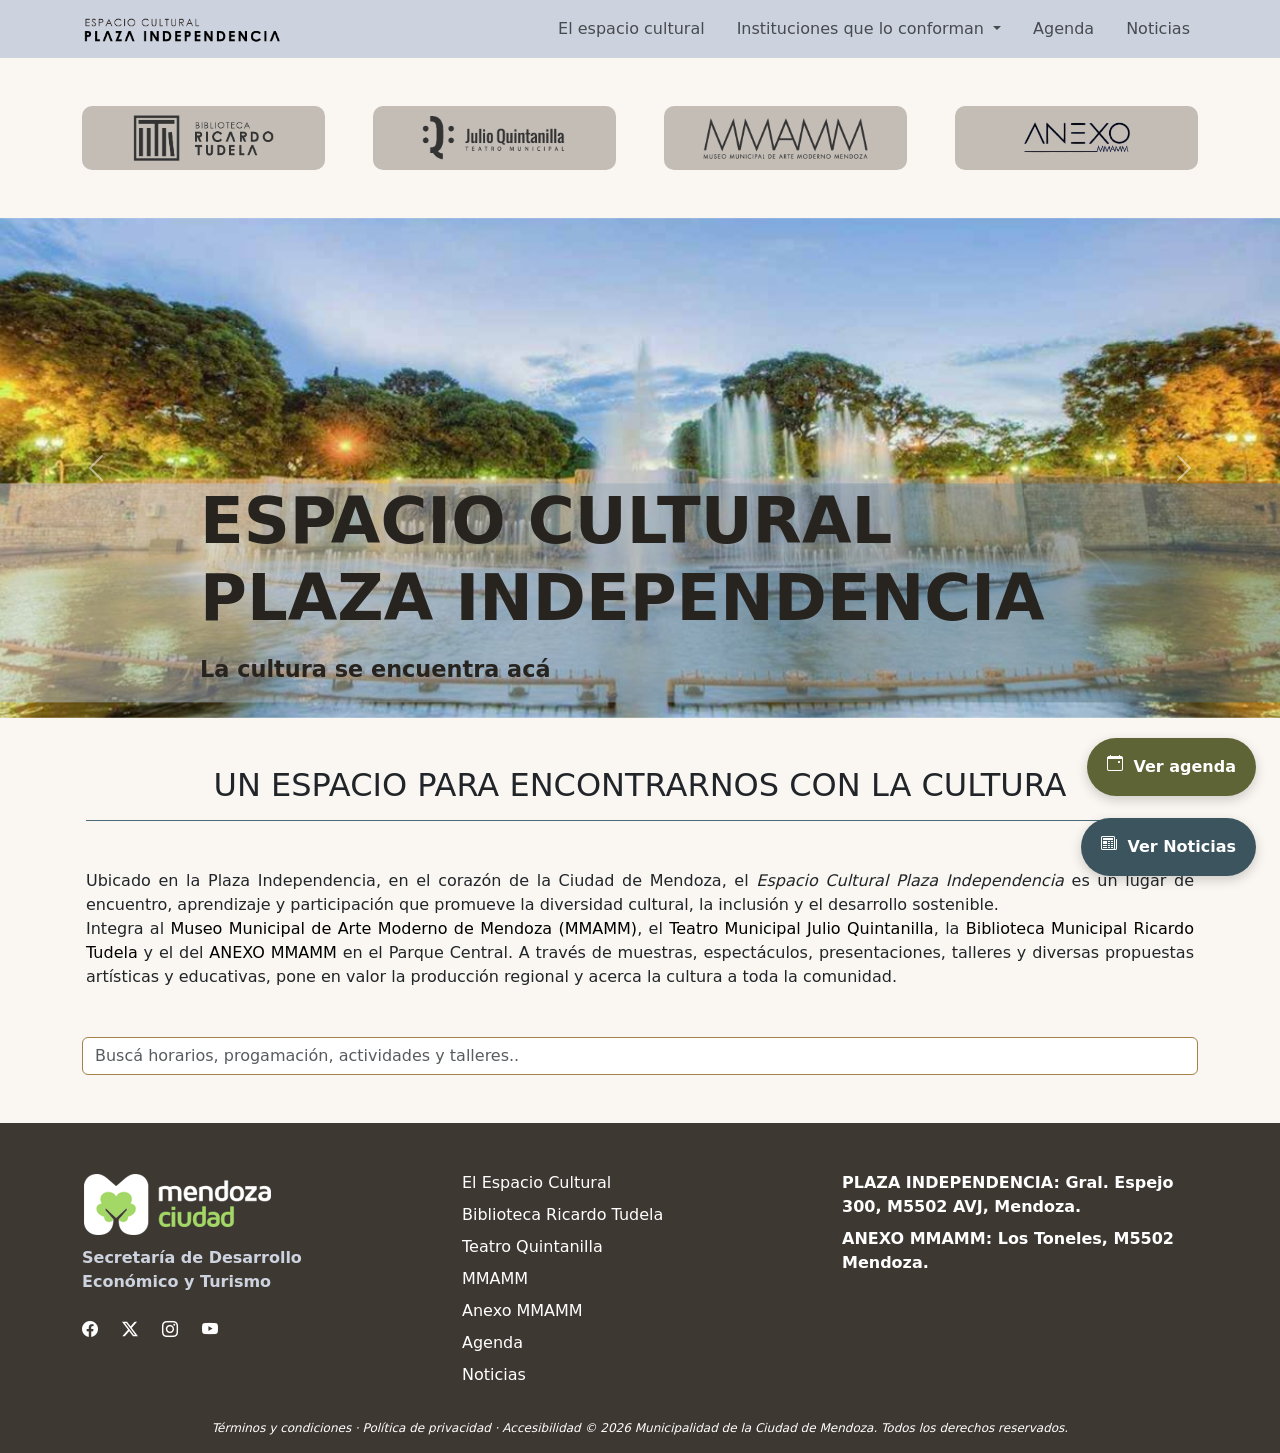
<file: index.html>
<!DOCTYPE html>
<html lang="en">

<head>
    <meta charset="UTF-8">
    <meta name="viewport" content="width=device-width, initial-scale=1.0">
    <link href="https://cdn.jsdelivr.net/npm/bootstrap@5.3.8/dist/css/bootstrap.min.css" rel="stylesheet"
        integrity="sha384-sRIl4kxILFvY47J16cr9ZwB07vP4J8+LH7qKQnuqkuIAvNWLzeN8tE5YBujZqJLB" crossorigin="anonymous">
    <link rel="stylesheet" href="https://cdn.jsdelivr.net/npm/bootstrap-icons@1.13.1/font/bootstrap-icons.min.css">
    <link rel="stylesheet" href="./style.css">
    <link rel="icon" type="image/png"
      href="./Images/cropped-espacio-cultural-guia-web-11-32x32.png?v=2"
      sizes="32x32">
    <title>Espacio Cultural Plaza Independencia</title>
</head>

<body>
    <!-- NAV-->
    <nav class="navbar navbar-expand-lg">

        <div class="container">

            <!-- LOGO -->
            <a class="navbar-brand" href="#">
                <img src="./Images/logo_plaza.png" alt="Espacio Cultural Ciudad de Mendoza">
            </a>

            <!-- BOTÓN HAMBURGUESA -->
            <button class="navbar-toggler" type="button" data-bs-toggle="collapse" data-bs-target="#menuPrincipal"
                aria-controls="menuPrincipal" aria-expanded="false" aria-label="Abrir menú">

                <span class="navbar-toggler-icon"></span>

            </button>

            <!-- MENÚ -->
            <div class="collapse navbar-collapse" id="menuPrincipal">

                <ul class="navbar-nav ms-auto  gap-1 gap-lg-3">

                    <li class="nav-item">
                        <a class="nav-link" href="#espacio-cultural">
                            El espacio cultural
                        </a>
                    </li>

                    <li class="nav-item dropdown">
                        <a class="nav-link dropdown-toggle" href="#" role="button" data-bs-toggle="dropdown"
                            aria-expanded="false">
                            Instituciones que lo conforman
                        </a>

                        <ul class="dropdown-menu">
                            <li>
                                <a class="dropdown-item" href="./biblio.html">
                                    Biblioteca Ricardo Tudela
                                </a>
                            </li>

                            <li>
                                <a class="dropdown-item" href="./teatro.html">
                                    Teatro Quintanilla
                                </a>
                            </li>

                            <li>
                                <a class="dropdown-item" href="./mmamm.html">
                                    MMAMM
                                </a>
                            </li>
                            <li>
                                <a class="dropdown-item" href="./anexo.html">
                                    ANEXO MMAMM
                                </a>
                            </li>
                        </ul>
                    </li>

                    <li class="nav-item">
                        <a class="nav-link"
                            href="https://turismo.ciudaddemendoza.gob.ar/?_gl=1*h2716c*_ga*MjQzODY1NTY4LjE3MjU0NTI0ODU.*_ga_RZ464H4Y4F*czE3OTMxMTYwOTIkbzUxNCRnMCR0MTc5MzExNjA5MiRqNjAkbDAkaDA.">
                            Agenda
                        </a>
                    </li>

                    <li class="nav-item">
                        <a class="nav-link"
                            href="https://prensa.ciudaddemendoza.gob.ar/?_gl=1%2A1oh9lz9%2A_ga%2AMjQzODY1NTY4LjE3MjU0NTI0ODU.%2A_ga_RZ464H4Y4F%2AczE3OTMxMTYwOTIkbzUxNCRnMCR0MTc5MzExNjA5MiRqNjAkbDAkaDA.">
                            Noticias
                        </a>
                    </li>

                </ul>

            </div>

        </div>

    </nav>
    <!-- BOTONES-->
    <section class="botones container d-flex flex-wrap justify-content-center gap-5 mt-5">
        <a href="./biblio.html" class="btn boton-institucion" id="biblio">
            <img src="./Images/biblio.png">
        </a>
        <a href="./teatro.html" class="btn boton-institucion" id="teatro">
            <img src="./Images/teatro.png">
        </a>
        <a href="./mmamm.html" class="btn boton-institucion" id="museo">
            <img src="./Images/museo.png">
        </a>
        <a href="./anexo.html" class="btn boton-institucion" id="anexo">
            <img src="./Images/anexo.png">
        </a>
    </section>
    <!-- CAROUSEL-->
    <section id="carouselExample" class="carousel slide mi-carousel mt-5" data-bs-ride="carousel"
        data-bs-interval="3000">

        <div class="carousel-inner">

            <div class="carousel-item active">
                <img src="./Images/plaza-independencia.jpeg" class="d-block w-100" alt="Plaza Independencia">
            </div>

            <div class="carousel-item">
                <img src="./Images/plaza-independencia2.jpeg" class="d-block w-100" alt="Plaza Independencia">
            </div>

            <div class="carousel-item">
                <img src="./Images/plaza-independencia3.jpeg" class="d-block w-100" alt="Plaza Independencia">
            </div>

        </div>

        <!-- TEXTO SOBRE LA IMAGEN -->
        <div class="hero-texto">
            <h1 class="con-cursor">ESPACIO CULTURAL<br>PLAZA INDEPENDENCIA</h1>
            <p class="con-cursor">La cultura se encuentra acá</p>
        </div>

        <button class="carousel-control-prev" type="button" data-bs-target="#carouselExample" data-bs-slide="prev">
            <span class="carousel-control-prev-icon" aria-hidden="true"></span>
            <span class="visually-hidden">Anterior</span>
        </button>

        <button class="carousel-control-next" type="button" data-bs-target="#carouselExample" data-bs-slide="next">
            <span class="carousel-control-next-icon" aria-hidden="true"></span>
            <span class="visually-hidden">Siguiente</span>
        </button>

    </section>
    <!-- QUIENES SOMOS-->
    <section class="container mt-5 mb-5 px-3">
        <h2 class="text-center pb-3 encabezado-seccion con-cursor">UN ESPACIO PARA ENCONTRARNOS CON LA CULTURA</h2>
        <div class="descrip-biblio text-justificado mt-5 con-cursor">
            Ubicado en la Plaza Independencia, en el corazón de la Ciudad de
            Mendoza, el <span class="fst-italic">Espacio Cultural Plaza Independencia</span> es un lugar de encuentro,
            aprendizaje y
            participación que promueve la diversidad cultural, la inclusión y el desarrollo sostenible.<BR>

            Integra al <span class="espacios"><a href="./mmamm.html">Museo Municipal de Arte Moderno de Mendoza
                    (MMAMM)</a></span>, el <span class="espacios"><a href="./teatro.html">Teatro Municipal Julio
                    Quintanilla</a></span>, la
            <span class="espacios"><a href="./biblio.html">Biblioteca Municipal Ricardo Tudela</a></span> y el del <span
                class="espacios"><a href="./anexo.html">ANEXO
                    MMAMM</a></span> en el Parque Central. A través de muestras,
            espectáculos, presentaciones, talleres y diversas propuestas artísticas y educativas, pone en valor la
            producción regional y acerca la cultura a toda la comunidad.
        </div>

    </section>
    <!-- BUSCADOR-->
    <section class="container input-group buscador mx-auto mt-5 mb-5">
        <!--<span class="input-group-text">
            🔍
        </span>-->

        <input type="search" class="form-control" placeholder="Buscá horarios, progamación, actividades y talleres..">
    </section>
    <!-- AGENDA
    <section class="container mt-5">
      
        <div class="row align-items-center encabezado-seccion pb-3">

            <div class="col">
                <h2 class="con-cursor">Agenda | Destacados</h2>
            </div>

            <div class="col text-end">
                <h5 class="con-cursor"><a href="#">Ver más</a></h5>
            </div>

        </div>

       
        <div class="cards-wrapper mt-5">
            <button class="btn btn-light" id="botonScrollLeft">←</button>
            <div class="cards-container">

                <div class="card" style="width: 18rem;">
                    <span class="badge text-bg-secondary tipo">EXPO</span>
                    <span class="badge text-bg-secondary gratis">GRATIS</span>
                    <img src="./Images/unnamed.jpg" class="card-img-top" alt="AGENDA">
                    <div class="card-body">
                        <h6 class="card-title">20 de Octubre | 18 HS</h6>
                        <h5>📍MMAMM</h5>
                        <p class="card-text">RECONSTRUCCIÓN: UN RELATO DE LAS ARTES VISUALES EN MENDOZA</p>
                        <a href="#" class="btn btn-primary btn-verMas">Accedé</a>
                    </div>
                </div>

                <div class="card" style="width: 18rem;">
                    <span class="badge text-bg-secondary tipo">TEATRO</span>
                    <span class="badge text-bg-secondary gratis">GRATIS</span>
                    <img src="./Images/unnamed-1-2048x1366.jpg" class="card-img-top" alt="AGENDA">
                    <div class="card-body">
                        <h6 class="card-title">28 de Octubre | 19 HS</h6>
                        <h5>📍TEATRO QUINTANILLA</h5>
                        <p class="card-text">FESTIVAL DE ESTRENOS DE TEATROS DE LA CIUDAD DE MENDOZA</p>
                        <a href="#" class="btn btn-primary btn-verMas">Accedé</a>
                    </div>
                </div>

                <div class="card" style="width: 18rem;">
                    <span class="badge text-bg-secondary tipo">EXPO</span>
                    <span class="badge text-bg-secondary gratis">GRATIS</span>
                    <img src="./Images/unnamed.jpg" class="card-img-top" alt="AGENDA">
                    <div class="card-body">
                        <h6 class="card-title">20 de Octubre | 18 HS</h6>
                        <h5>📍MMAMM</h5>
                        <p class="card-text">RECONSTRUCCIÓN: UN RELATO DE LAS ARTES VISUALES EN MENDOZA</p>
                        <a href="#" class="btn btn-primary btn-verMas">Accedé</a>
                    </div>
                </div>

                <div class="card" style="width: 18rem;">
                    <span class="badge text-bg-secondary tipo">TEATRO</span>
                    <span class="badge text-bg-secondary gratis">GRATIS</span>
                    <img src="./Images/unnamed-1-2048x1366.jpg" class="card-img-top" alt="AGENDA">
                    <div class="card-body">
                        <h6 class="card-title">28 de Octubre | 19 HS</h6>
                        <h5>📍TEATRO QUINTANILLA</h5>
                        <p class="card-text">FESTIVAL DE ESTRENOS DE TEATROS DE LA CIUDAD DE MENDOZA</p>
                        <a href="#" class="btn btn-primary btn-verMas">Accedé</a>
                    </div>
                </div>

                <div class="card" style="width: 18rem;">
                    <span class="badge text-bg-secondary tipo">EXPO</span>
                    <span class="badge text-bg-secondary gratis">GRATIS</span>
                    <img src="./Images/unnamed.jpg" class="card-img-top" alt="AGENDA">
                    <div class="card-body">
                        <h6 class="card-title">20 de Octubre | 18 HS</h6>
                        <h5>📍MMAMM</h5>
                        <p class="card-text">RECONSTRUCCIÓN: UN RELATO DE LAS ARTES VISUALES EN MENDOZA</p>
                        <a href="#" class="btn btn-primary btn-verMas">Accedé</a>
                    </div>
                </div>

                <div class="card" style="width: 18rem;">
                    <span class="badge text-bg-secondary tipo">TEATRO</span>
                    <span class="badge text-bg-secondary gratis">GRATIS</span>
                    <img src="./Images/unnamed-1-2048x1366.jpg" class="card-img-top" alt="AGENDA">
                    <div class="card-body">
                        <h6 class="card-title">28 de Octubre | 19 HS</h6>
                        <h5>📍TEATRO QUINTANILLA</h5>
                        <p class="card-text">FESTIVAL DE ESTRENOS DE TEATROS DE LA CIUDAD DE MENDOZA</p>
                        <a href="#" class="btn btn-primary btn-verMas">Accedé</a>
                    </div>
                </div>

                <div class="card" style="width: 18rem;">
                    <span class="badge text-bg-secondary tipo">EXPO</span>
                    <span class="badge text-bg-secondary gratis">GRATIS</span>
                    <img src="./Images/unnamed.jpg" class="card-img-top" alt="AGENDA">
                    <div class="card-body">
                        <h6 class="card-title">20 de Octubre | 18 HS</h6>
                        <h5>📍MMAMM</h5>
                        <p class="card-text">RECONSTRUCCIÓN: UN RELATO DE LAS ARTES VISUALES EN MENDOZA</p>
                        <a href="#" class="btn btn-primary btn-verMas">Accedé</a>
                    </div>
                </div>
            </div>
            <button class="btn btn-light" id="botonScrollRight">→</button>
        </div>
    </section>-->

    <!-- NOTICIAS
    <section class="container mt-5">
        
        <div class="row align-items-center encabezado-seccion pb-3">

            <div class="col">
                <h2 class="con-cursor">Noticias</h2>
            </div>

            <div class="col text-end">
                <h5 class="con-cursor"> <a href="#">Ver más</a></h5>
            </div>

        </div>

       
        <div class="cards-wrapper mt-5">
            <button class="btn btn-light" id="botonScrollLeftNews">←</button>
            <div class="cards-container news-container">

                <div class="card noticia-card" style="width: 24rem;">
                    <img src="./Images/unnamed-1-2048x1366.jpg" class="card-img-top" alt="noticias">
                    <div class="card-body">
                        <h6 class="card-title">20 de Agosto, 2026</h6>
                        <h5 class="card-title">Los chicos podrán sumarse al programa «Valija de Restauro» en el MMAMM
                        </h5>
                        <p class="card-text">Lorem ipsum dolor sit amet, consectetur adipiscing elit. Sed do eiusmod
                            tempor incididunt ut labore et dolore magna aliqua.</p>
                        <a href="#" class="btn btn-primary btn-verMas">Leer</a>
                    </div>
                </div>

                <div class="card noticia-card" style="width: 24rem;">
                    <img src="./Images/unnamed-1-2048x1366.jpg" class="card-img-top" alt="noticias">
                    <div class="card-body">
                        <h6 class="card-title">20 de Agosto, 2026</h6>
                        <h5 class="card-title">Los chicos podrán sumarse al programa «Valija de Restauro» en el MMAMM
                        </h5>
                        <p class="card-text">Lorem ipsum dolor sit amet, consectetur adipiscing elit. Sed do eiusmod
                            tempor incididunt ut labore et dolore magna aliqua.</p>
                        <a href="#" class="btn btn-primary btn-verMas">Leer</a>
                    </div>
                </div>

                <div class="card noticia-card" style="width: 24rem;">
                    <img src="./Images/unnamed-1-2048x1366.jpg" class="card-img-top" alt="noticias">
                    <div class="card-body">
                        <h6 class="card-title">20 de Agosto, 2026</h6>
                        <h5 class="card-title">Los chicos podrán sumarse al programa «Valija de Restauro» en el MMAMM
                        </h5>
                        <p class="card-text">Lorem ipsum dolor sit amet, consectetur adipiscing elit. Sed do eiusmod
                            tempor incididunt ut labore et dolore magna aliqua.</p>
                        <a href="#" class="btn btn-primary btn-verMas">Leer</a>
                    </div>
                </div>

                <div class="card noticia-card" style="width: 24rem;">
                    <img src="./Images/unnamed-1-2048x1366.jpg" class="card-img-top" alt="noticias">
                    <div class="card-body">
                        <h6 class="card-title">20 de Agosto, 2026</h6>
                        <h5 class="card-title">Los chicos podrán sumarse al programa «Valija de Restauro» en el MMAMM
                        </h5>
                        <p class="card-text">Lorem ipsum dolor sit amet, consectetur adipiscing elit. Sed do eiusmod
                            tempor incididunt ut labore et dolore magna aliqua.</p>
                        <a href="#" class="btn btn-primary btn-verMas">Leer</a>
                    </div>
                </div>

                <div class="card noticia-card" style="width: 24rem;">
                    <img src="./Images/unnamed-1-2048x1366.jpg" class="card-img-top" alt="noticias">
                    <div class="card-body">
                        <h6 class="card-title">20 de Agosto, 2026</h6>
                        <h5 class="card-title">Los chicos podrán sumarse al programa «Valija de Restauro» en el MMAMM
                        </h5>
                        <p class="card-text">Lorem ipsum dolor sit amet, consectetur adipiscing elit. Sed do eiusmod
                            tempor incididunt ut labore et dolore magna aliqua.</p>
                        <a href="#" class="btn btn-primary btn-verMas">Leer</a>
                    </div>
                </div>

            </div>
            <button class="btn btn-light" id="botonScrollRightNews">→</button>
        </div>


    </section>-->
    <!-- FOOTER-->
    <section class="footer">
        <div class="container mt-5 pt-5 ">
            <div class="row g-4">
                <div class="col-12 col-md-4 d-flex flex-column gap-2 primer-columna">
                    <div class="d-flex align-items-start logo">
                        <a href="https://ciudaddemendoza.gob.ar/">
                            <img src="./Images/logo-footer.png"></a>
                    </div>
                    <div>
                        <p class="con-cursor"> Secretaría de Desarrollo<br>
                            Económico y Turismo</p>
                    </div>
                    <div class="d-flex gap-4">
                        <a href="#"><i class="bi bi-facebook"></i></a>
                        <a href="#"><i class="bi bi-twitter-x"></i></a>
                        <a href="#"><i class="bi bi-instagram"></i></a>
                        <a href="#"><i class="bi bi-youtube"></i></a>
                    </div>
                </div>
                <div class="col-12 col-md-4 seg-columna">
                    <ul class="d-flex flex-column gap-2 ps-0 lista-footer">
                        <li><a href="./index.html">El Espacio Cultural</a></li>
                        <li><a href="#">Biblioteca Ricardo Tudela</a></li>
                        <li><a href="#">Teatro Quintanilla</a></li>
                        <li><a href="#">MMAMM</a></li>
                        <li><a href="#">Anexo MMAMM</a></li>
                        <li><a
                                href="https://turismo.ciudaddemendoza.gob.ar/?_gl=1*29hf6q*_ga*MTQ0ODc3NzI2OS4xNzkzMTk0ODcz*_ga_RZ464H4Y4F*czE3OTMxOTQ4NzMkbzEkZzAkdDE3OTMxOTQ4NzMkajYwJGwwJGgw">Agenda</a>
                        </li>
                        <li><a href="https://prensa.ciudaddemendoza.gob.ar/category/cultura/">Noticias</a></li>
                    </ul>
                </div>
                <div class="col-12 col-md-4 ultima-columna d-flex flex-column gap-2">
                    <a href="https://maps.app.goo.gl/zgojBtVhEWFS6HjY7" class="ubicacion con-cursor">PLAZA
                        INDEPENDENCIA:
                        Gral. Espejo 300, M5502 AVJ, Mendoza.</a>

                    <a href="https://maps.app.goo.gl/9WfLoG5feZ7c93DFA" class="ubicacion con-cursor"> ANEXO MMAMM:
                        Los Toneles, M5502 Mendoza.</a>

                </div>
            </div>
            <div class="row piso-footer pt-3 pb-3">
                <div class="col-12 con-cursor">Términos y condiciones · Política de privacidad · Accesibilidad
                    © 2026 Municipalidad de la Ciudad de Mendoza. Todos los derechos reservados.
                </div>
            </div>
        </div>


    </section>

    <!-- BOTÓN FLOTANTE AGENDA -->
    <a href="https://turismo.ciudaddemendoza.gob.ar/?_gl=1*29hf6q*_ga*MTQ0ODc3NzI2OS4xNzkzMTk0ODcz*_ga_RZ464H4Y4F*czE3OTMxOTQ4NzMkbzEkZzAkdDE3OTMxOTQ4NzMkajYwJGwwJGgw"
        class="boton-flotante-teatro-agenda" aria-label="Ver agenda cultural">
        <i class="bi bi-calendar-event"></i>
        <span>Ver agenda</span>
    </a>

    <!-- BOTÓN FLOTANTE NOTICIAS -->
    <a href="https://prensa.ciudaddemendoza.gob.ar/category/cultura/" class="boton-flotante-noticias"
        aria-label="Ver agenda cultural">
        <i class="bi bi-newspaper"></i>
        <span>Ver Noticias</span>
    </a>






    <script src="./script.js"> </script>
    <script src="https://cdn.jsdelivr.net/npm/bootstrap@5.3.8/dist/js/bootstrap.bundle.min.js"
        integrity="sha384-FKyoEForCGlyvwx9Hj09JcYn3nv7wiPVlz7YYwJrWVcXK/BmnVDxM+D2scQbITxI"
        crossorigin="anonymous"></script>
</body>

</html>
</file>
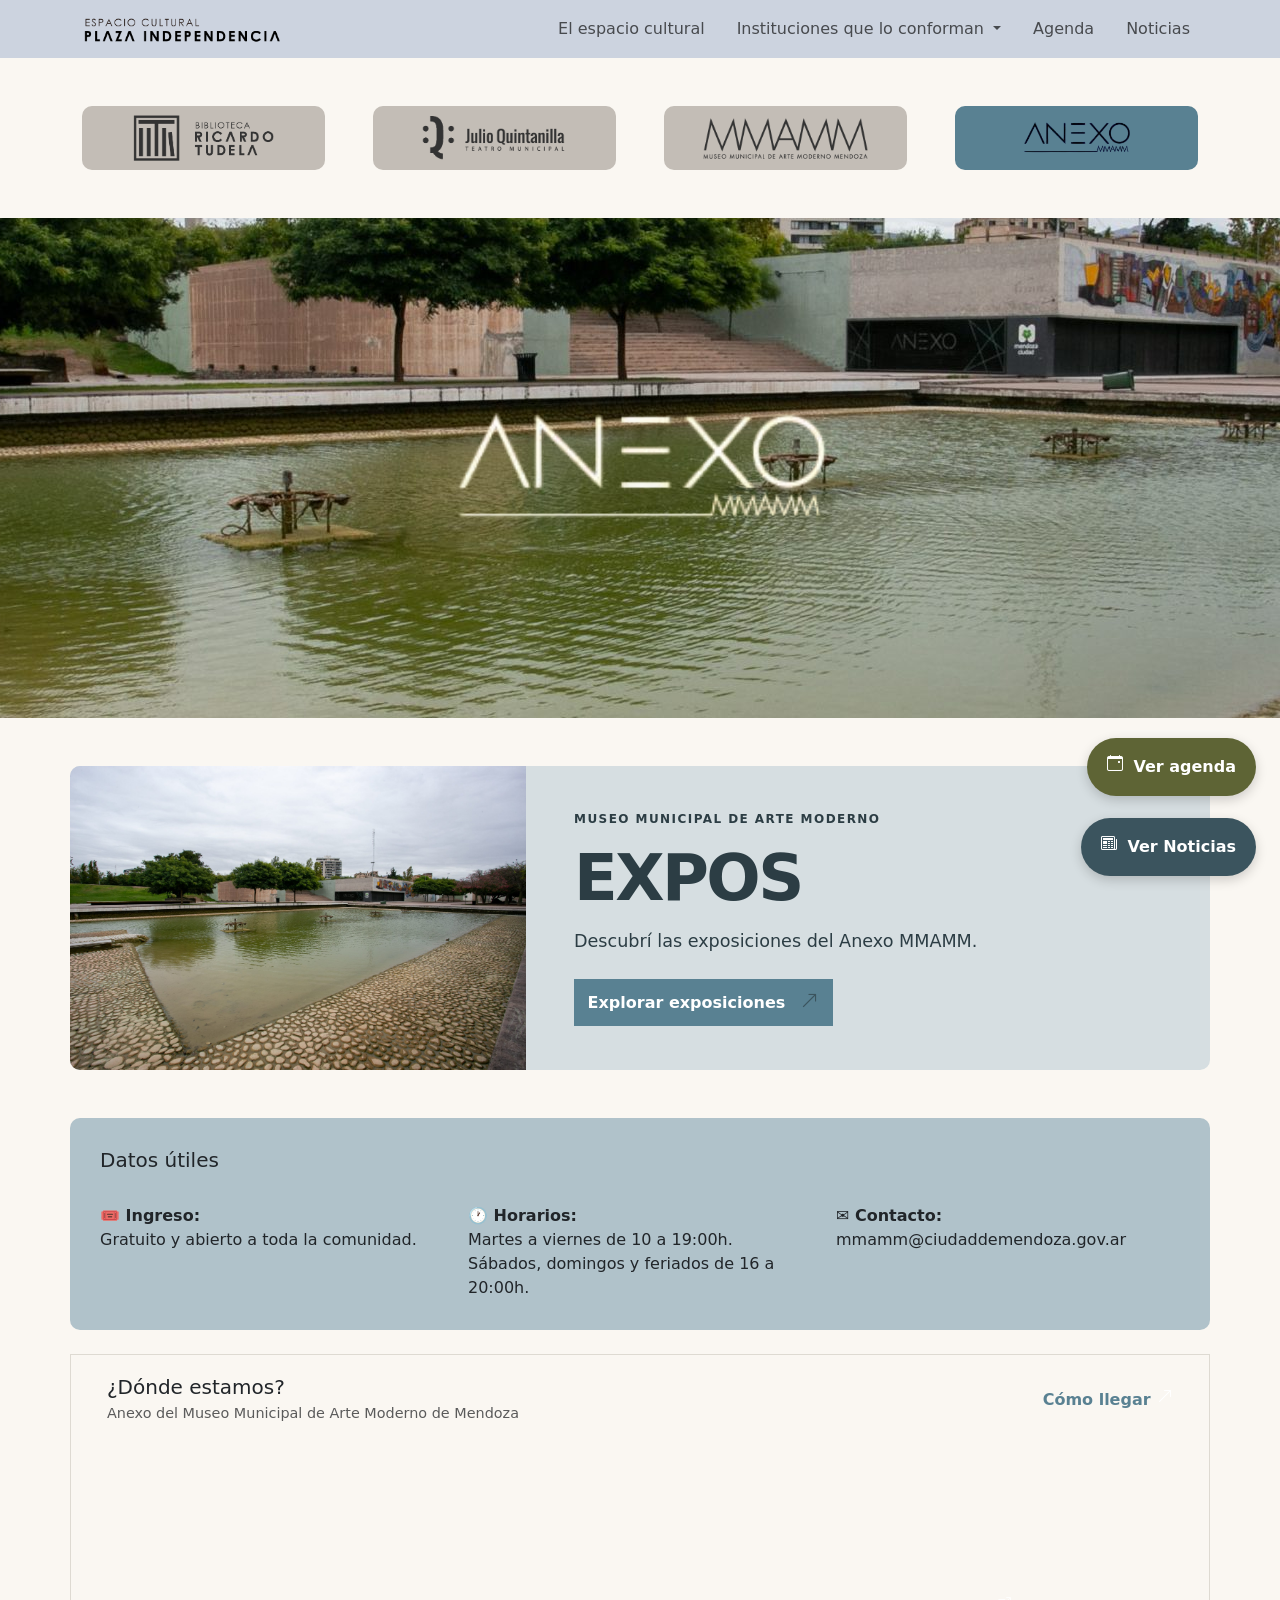
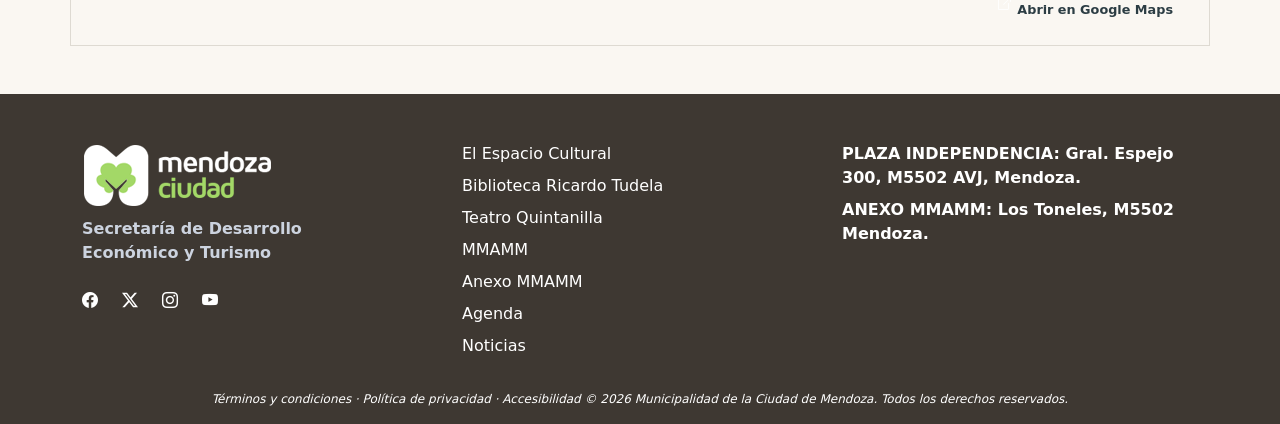
<file: anexo.html>
<!DOCTYPE html>
<html lang="en">

<head>
    <meta charset="UTF-8">
    <meta name="viewport" content="width=device-width, initial-scale=1.0">
    <title>Anexo MMAMM | Espacio Cultural Plaza Independencia</title>
    <link href="https://cdn.jsdelivr.net/npm/bootstrap@5.3.8/dist/css/bootstrap.min.css" rel="stylesheet"
        integrity="sha384-sRIl4kxILFvY47J16cr9ZwB07vP4J8+LH7qKQnuqkuIAvNWLzeN8tE5YBujZqJLB" crossorigin="anonymous">
    <link rel="stylesheet" href="https://cdn.jsdelivr.net/npm/bootstrap-icons@1.13.1/font/bootstrap-icons.min.css">
    <link rel="stylesheet" href="./style.css">
    <link rel="icon" type="image/png"
      href="./Images/cropped-espacio-cultural-guia-web-11-32x32.png?v=2"
      sizes="32x32">
</head>

<body>
    <!-- NAV-->
    <nav class="navbar navbar-expand-lg">

        <div class="container">

            <!-- LOGO -->
            <a class="navbar-brand" href="./index.html">
                <img src="./Images/logo_plaza.png" alt="Espacio Cultural Ciudad de Mendoza">
            </a>

            <!-- BOTÓN HAMBURGUESA -->
            <button class="navbar-toggler" type="button" data-bs-toggle="collapse" data-bs-target="#menuPrincipal"
                aria-controls="menuPrincipal" aria-expanded="false" aria-label="Abrir menú">

                <span class="navbar-toggler-icon"></span>

            </button>

            <!-- MENÚ -->
            <div class="collapse navbar-collapse" id="menuPrincipal">

                <ul class="navbar-nav ms-auto  gap-1 gap-lg-3">

                    <li class="nav-item">
                        <a class="nav-link" href="./index.html">
                            El espacio cultural
                        </a>
                    </li>

                    <li class="nav-item dropdown">
                        <a class="nav-link dropdown-toggle" href="#" role="button" data-bs-toggle="dropdown"
                            aria-expanded="false">
                            Instituciones que lo conforman
                        </a>

                        <ul class="dropdown-menu">
                            <li>
                                <a class="dropdown-item" href="./biblio.html">
                                    Biblioteca Ricardo Tudela
                                </a>
                            </li>

                            <li>
                                <a class="dropdown-item" href="./teatro.html">
                                    Teatro Quintanilla
                                </a>
                            </li>

                            <li>
                                <a class="dropdown-item" href="./mmamm.html">
                                    MMAMM
                                </a>
                            </li>
                            <li>
                                <a class="dropdown-item" href="./anexo.html">
                                    ANEXO MMAMM
                                </a>
                            </li>
                        </ul>
                    </li>

                    <li class="nav-item">
                        <a class="nav-link" href="https://turismo.ciudaddemendoza.gob.ar/?_gl=1*h2716c*_ga*MjQzODY1NTY4LjE3MjU0NTI0ODU.*_ga_RZ464H4Y4F*czE3OTMxMTYwOTIkbzUxNCRnMCR0MTc5MzExNjA5MiRqNjAkbDAkaDA.">
                            Agenda
                        </a>
                    </li>

                    <li class="nav-item">
                        <a class="nav-link" href="https://prensa.ciudaddemendoza.gob.ar/?_gl=1%2A1oh9lz9%2A_ga%2AMjQzODY1NTY4LjE3MjU0NTI0ODU.%2A_ga_RZ464H4Y4F%2AczE3OTMxMTYwOTIkbzUxNCRnMCR0MTc5MzExNjA5MiRqNjAkbDAkaDA.">
                            Noticias
                        </a>
                    </li>

                </ul>

            </div>

        </div>

    </nav>
    <!-- BOTONES-->
    <section class="botones container d-flex flex-wrap justify-content-center gap-5 mt-5">
        <a href="./biblio.html" class="btn boton-institucion" id="biblio">
            <img src="./Images/biblio.png">
        </a>
        <a href="./teatro.html" class="btn boton-institucion" id="teatro">
            <img src="./Images/teatro.png">
        </a>
        <a href="./mmamm.html" class="btn boton-institucion" id="museo">
            <img src="./Images/museo.png">
        </a>
        <a href="./anexo.html" class="btn boton-institucion activo" id="anexo">
            <img src="./Images/anexo.png">
        </a>
    </section>

    <!-- HERO-->
    <section class="hero-biblio mt-5 position-relative
    ">
        <img src="./Images/anexo-blanco.png" id="logoAnexo" class="position-absolute top-50 start-50 translate-middle">
        <img src="./Images/anexo-fachada.jpg" id="fotoAnexo">
    </section>

      <!---CALL TO ACTION EXPOS-->
    <section class="container seccion-expos mt-5 mb-5">
        <div class="expos-destacado">

            <div class="expos-imagen">
                <img src="./Images/anexo-fachada.jpg" alt="Obra de arte en exposición en el Anexo MMAMM">
            </div>

            <div class="expos-contenido con-cursor">
                <span class="expos-etiqueta ">MUSEO MUNICIPAL DE ARTE MODERNO</span>

                <h2>EXPOS</h2>

                <p>Descubrí las exposiciones del Anexo MMAMM.</p>

                <a href="#exposiciones" class="btn-expos">
                    Explorar exposiciones
                    <i class="bi bi-arrow-up-right"></i>
                </a>
            </div>

        </div>

    </section>

    <!-- AGENDA
    <section class="container mt-5" id="agenda-anexo">
       
        <div class="row align-items-center encabezado-seccion pb-3">

            <div class="col">
                <h2 class="con-cursor">Agenda | Destacados</h2>
            </div>

            <div class="col text-end">
                <h5 class="con-cursor"><a href="#">Ver más</a></h5>
            </div>

        </div>

        
        <div class="cards-wrapper mt-5">
            <button class="btn btn-light" id="botonScrollLeft">←</button>
            <div class="cards-container">

                <div class="card" style="width: 18rem;">
                    <span class="badge text-bg-secondary tipo">EXPO</span>
                    <span class="badge text-bg-secondary gratis">GRATIS</span>
                    <img src="./Images/unnamed.jpg" class="card-img-top" alt="AGENDA">
                    <div class="card-body">
                        <h6 class="card-title">20 de Octubre | 18 HS</h6>
                        <h5>📍MMAMM</h5>
                        <p class="card-text">RECONSTRUCCIÓN: UN RELATO DE LAS ARTES VISUALES EN MENDOZA</p>
                        <a href="#" class="btn btn-primary btn-verMas">Accedé</a>
                    </div>
                </div>

                <div class="card" style="width: 18rem;">
                    <span class="badge text-bg-secondary tipo">TEATRO</span>
                    <span class="badge text-bg-secondary gratis">GRATIS</span>
                    <img src="./Images/unnamed-1-2048x1366.jpg" class="card-img-top" alt="AGENDA">
                    <div class="card-body">
                        <h6 class="card-title">28 de Octubre | 19 HS</h6>
                        <h5>📍TEATRO QUINTANILLA</h5>
                        <p class="card-text">FESTIVAL DE ESTRENOS DE TEATROS DE LA CIUDAD DE MENDOZA</p>
                        <a href="#" class="btn btn-primary btn-verMas">Accedé</a>
                    </div>
                </div>

                <div class="card" style="width: 18rem;">
                    <span class="badge text-bg-secondary tipo">EXPO</span>
                    <span class="badge text-bg-secondary gratis">GRATIS</span>
                    <img src="./Images/unnamed.jpg" class="card-img-top" alt="AGENDA">
                    <div class="card-body">
                        <h6 class="card-title">20 de Octubre | 18 HS</h6>
                        <h5>📍MMAMM</h5>
                        <p class="card-text">RECONSTRUCCIÓN: UN RELATO DE LAS ARTES VISUALES EN MENDOZA</p>
                        <a href="#" class="btn btn-primary btn-verMas">Accedé</a>
                    </div>
                </div>

                <div class="card" style="width: 18rem;">
                    <span class="badge text-bg-secondary tipo">TEATRO</span>
                    <span class="badge text-bg-secondary gratis">GRATIS</span>
                    <img src="./Images/unnamed-1-2048x1366.jpg" class="card-img-top" alt="AGENDA">
                    <div class="card-body">
                        <h6 class="card-title">28 de Octubre | 19 HS</h6>
                        <h5>📍TEATRO QUINTANILLA</h5>
                        <p class="card-text">FESTIVAL DE ESTRENOS DE TEATROS DE LA CIUDAD DE MENDOZA</p>
                        <a href="#" class="btn btn-primary btn-verMas">Accedé</a>
                    </div>
                </div>

                <div class="card" style="width: 18rem;">
                    <span class="badge text-bg-secondary tipo">EXPO</span>
                    <span class="badge text-bg-secondary gratis">GRATIS</span>
                    <img src="./Images/unnamed.jpg" class="card-img-top" alt="AGENDA">
                    <div class="card-body">
                        <h6 class="card-title">20 de Octubre | 18 HS</h6>
                        <h5>📍MMAMM</h5>
                        <p class="card-text">RECONSTRUCCIÓN: UN RELATO DE LAS ARTES VISUALES EN MENDOZA</p>
                        <a href="#" class="btn btn-primary btn-verMas">Accedé</a>
                    </div>
                </div>

                <div class="card" style="width: 18rem;">
                    <span class="badge text-bg-secondary tipo">TEATRO</span>
                    <span class="badge text-bg-secondary gratis">GRATIS</span>
                    <img src="./Images/unnamed-1-2048x1366.jpg" class="card-img-top" alt="AGENDA">
                    <div class="card-body">
                        <h6 class="card-title">28 de Octubre | 19 HS</h6>
                        <h5>📍TEATRO QUINTANILLA</h5>
                        <p class="card-text">FESTIVAL DE ESTRENOS DE TEATROS DE LA CIUDAD DE MENDOZA</p>
                        <a href="#" class="btn btn-primary btn-verMas">Accedé</a>
                    </div>
                </div>

                <div class="card" style="width: 18rem;">
                    <span class="badge text-bg-secondary tipo">EXPO</span>
                    <span class="badge text-bg-secondary gratis">GRATIS</span>
                    <img src="./Images/unnamed.jpg" class="card-img-top" alt="AGENDA">
                    <div class="card-body">
                        <h6 class="card-title">20 de Octubre | 18 HS</h6>
                        <h5>📍MMAMM</h5>
                        <p class="card-text">RECONSTRUCCIÓN: UN RELATO DE LAS ARTES VISUALES EN MENDOZA</p>
                        <a href="#" class="btn btn-primary btn-verMas">Accedé</a>
                    </div>
                </div>
            </div>
            <button class="btn btn-light" id="botonScrollRight">→</button>
        </div>
    </section>-->

    <!-- NOTICIAS
    <section class="container mt-5">
        
        <div class="row align-items-center encabezado-seccion pb-3">

            <div class="col">
                <h2 class="con-cursor">Noticias</h2>
            </div>

            <div class="col text-end">
                <h5 class="con-cursor"> <a href="#">Ver más</a></h5>
            </div>

        </div>

        
        <div class="cards-wrapper mt-5">
            <button class="btn btn-light" id="botonScrollLeftNews">←</button>
            <div class="cards-container news-container">

                <div class="card noticia-card" style="width: 24rem;">
                    <img src="./Images/unnamed-1-2048x1366.jpg" class="card-img-top" alt="noticias">
                    <div class="card-body">
                        <h6 class="card-title">20 de Agosto, 2026</h6>
                        <h5 class="card-title">Los chicos podrán sumarse al programa «Valija de Restauro» en el MMAMM
                        </h5>
                        <p class="card-text">Lorem ipsum dolor sit amet, consectetur adipiscing elit. Sed do eiusmod
                            tempor incididunt ut labore et dolore magna aliqua.</p>
                        <a href="#" class="btn btn-primary btn-verMas">Leer</a>
                    </div>
                </div>

                <div class="card noticia-card" style="width: 24rem;">
                    <img src="./Images/unnamed-1-2048x1366.jpg" class="card-img-top" alt="noticias">
                    <div class="card-body">
                        <h6 class="card-title">20 de Agosto, 2026</h6>
                        <h5 class="card-title">Los chicos podrán sumarse al programa «Valija de Restauro» en el MMAMM
                        </h5>
                        <p class="card-text">Lorem ipsum dolor sit amet, consectetur adipiscing elit. Sed do eiusmod
                            tempor incididunt ut labore et dolore magna aliqua.</p>
                        <a href="#" class="btn btn-primary btn-verMas">Leer</a>
                    </div>
                </div>

                <div class="card noticia-card" style="width: 24rem;">
                    <img src="./Images/unnamed-1-2048x1366.jpg" class="card-img-top" alt="noticias">
                    <div class="card-body">
                        <h6 class="card-title">20 de Agosto, 2026</h6>
                        <h5 class="card-title">Los chicos podrán sumarse al programa «Valija de Restauro» en el MMAMM
                        </h5>
                        <p class="card-text">Lorem ipsum dolor sit amet, consectetur adipiscing elit. Sed do eiusmod
                            tempor incididunt ut labore et dolore magna aliqua.</p>
                        <a href="#" class="btn btn-primary btn-verMas">Leer</a>
                    </div>
                </div>

                <div class="card noticia-card" style="width: 24rem;">
                    <img src="./Images/unnamed-1-2048x1366.jpg" class="card-img-top" alt="noticias">
                    <div class="card-body">
                        <h6 class="card-title">20 de Agosto, 2026</h6>
                        <h5 class="card-title">Los chicos podrán sumarse al programa «Valija de Restauro» en el MMAMM
                        </h5>
                        <p class="card-text">Lorem ipsum dolor sit amet, consectetur adipiscing elit. Sed do eiusmod
                            tempor incididunt ut labore et dolore magna aliqua.</p>
                        <a href="#" class="btn btn-primary btn-verMas">Leer</a>
                    </div>
                </div>

                <div class="card noticia-card" style="width: 24rem;">
                    <img src="./Images/unnamed-1-2048x1366.jpg" class="card-img-top" alt="noticias">
                    <div class="card-body">
                        <h6 class="card-title">20 de Agosto, 2026</h6>
                        <h5 class="card-title">Los chicos podrán sumarse al programa «Valija de Restauro» en el MMAMM
                        </h5>
                        <p class="card-text">Lorem ipsum dolor sit amet, consectetur adipiscing elit. Sed do eiusmod
                            tempor incididunt ut labore et dolore magna aliqua.</p>
                        <a href="#" class="btn btn-primary btn-verMas">Leer</a>
                    </div>
                </div>

            </div>
            <button class="btn btn-light" id="botonScrollRightNews">→</button>
        </div>


    </section>-->

    <!-- DATOS UTILES-->
    <section class="container mt-5 info-museo">
        <div>
            <h5 class="con-cursor">Datos útiles</h5>
        </div>
        <div class="row mt-3 datos-utiles-fila">
            <div class="col-12 col-lg-4 mt-3 dato-util">
                <strong>🎟️ Ingreso: </strong><br>Gratuito y abierto a toda la comunidad.
            </div>
            <div class="col-12 col-lg-4 mt-3 dato-util">
                <strong>🕐 Horarios:</strong><br> Martes a viernes de 10 a 19:00h.<br>Sábados, domingos y feriados de 16 a 20:00h.
            </div>
            <div class="col-12 col-lg-4 mt-3 dato-util">
                <strong>✉️ Contacto:</strong><br> <span class="desbordado">mmamm@ciudaddemendoza.gov.ar</span>
            </div>
        </div>

    </section>

    <!-- UBICACIÓN ANEXO MMAMM -->
    <div class="container mapa-anexo-mmamm mt-4">

        <div class="mapa-anexo-mmamm-info">
            <div>
                <h3 class="h5 mb-1">¿Dónde estamos?</h3>
                <p class="mb-0">Anexo del Museo Municipal de Arte Moderno de Mendoza</p>
            </div>

            <a class="enlace-mapa-anexo-mmamm" href="https://maps.app.goo.gl/vUxk7LHWuHBuqKYn6" target="_blank"
                rel="noopener noreferrer">
                Cómo llegar
                <i class="bi bi-arrow-up-right"></i>
            </a>
        </div>

        <a class="miniatura-mapa-anexo-mmamm" href="https://maps.app.goo.gl/vUxk7LHWuHBuqKYn6" target="_blank"
            rel="noopener noreferrer" aria-label="Abrir ubicación del Anexo MMAMM en Google Maps">

            <iframe title="Ubicación del Anexo MMAMM"
                src="https://maps.google.com/maps?q=-32.875573,-68.8421506&t=&z=16&ie=UTF8&iwloc=&output=embed"
                loading="lazy" referrerpolicy="no-referrer-when-downgrade">
            </iframe>

            <span class="indicacion-mapa-anexo-mmamm">
                <i class="bi bi-box-arrow-up-right"></i>
                Abrir en Google Maps
            </span>

        </a>

    </div>


    <!-- FOOTER-->
    <section class="footer">
        <div class="container mt-5 pt-5 ">
            <div class="row g-4">
                <div class="col-12 col-md-4 d-flex flex-column gap-2 primer-columna">
                    <div class="d-flex align-items-start logo"> <a href="https://ciudaddemendoza.gob.ar/">
                            <img src="./Images/logo-footer.png"></a></div>
                    <div>
                        <p class="con-cursor"> Secretaría de Desarrollo<br>
                            Económico y Turismo</p>
                    </div>
                    <div class="d-flex gap-4">
                        <a href="#"><i class="bi bi-facebook"></i></a>
                        <a href="#"><i class="bi bi-twitter-x"></i></a>
                        <a href="#"><i class="bi bi-instagram"></i></a>
                        <a href="#"><i class="bi bi-youtube"></i></a>
                    </div>
                </div>
                <div class="col-12 col-md-4 seg-columna">
                    <ul class="d-flex flex-column gap-2 ps-0 lista-footer">
                        <li><a href="./index.html">El Espacio Cultural</a></li>
                        <li><a href="#">Biblioteca Ricardo Tudela</a></li>
                        <li><a href="#">Teatro Quintanilla</a></li>
                        <li><a href="#">MMAMM</a></li>
                        <li><a href="#">Anexo MMAMM</a></li>
                        <li><a href="https://turismo.ciudaddemendoza.gob.ar/?_gl=1*29hf6q*_ga*MTQ0ODc3NzI2OS4xNzkzMTk0ODcz*_ga_RZ464H4Y4F*czE3OTMxOTQ4NzMkbzEkZzAkdDE3OTMxOTQ4NzMkajYwJGwwJGgw">Agenda</a></li>
                        <li><a href="https://prensa.ciudaddemendoza.gob.ar/category/cultura/">Noticias</a></li>
                    </ul>
                </div>
                <div class="col-12 col-md-4 ultima-columna d-flex flex-column gap-2">
                    <a href="https://maps.app.goo.gl/zgojBtVhEWFS6HjY7" class="ubicacion con-cursor">PLAZA
                        INDEPENDENCIA:
                        Gral. Espejo 300, M5502 AVJ, Mendoza.</a>

                    <a href="https://maps.app.goo.gl/9WfLoG5feZ7c93DFA" class="ubicacion con-cursor"> ANEXO MMAMM:
                        Los Toneles, M5502 Mendoza.</a>

                </div>
            </div>
            <div class="row piso-footer pt-3 pb-3">
                <div class="col-12 con-cursor">Términos y condiciones · Política de privacidad · Accesibilidad
                    © 2026 Municipalidad de la Ciudad de Mendoza. Todos los derechos reservados.
                </div>
            </div>
        </div>


    </section>

    <script src="https://cdn.jsdelivr.net/npm/bootstrap@5.3.8/dist/js/bootstrap.bundle.min.js"></script>
    <script src="./script.js"></script>

    <!-- BOTÓN FLOTANTE AGENDA -->
    <a href="https://turismo.ciudaddemendoza.gob.ar/?_gl=1*29hf6q*_ga*MTQ0ODc3NzI2OS4xNzkzMTk0ODcz*_ga_RZ464H4Y4F*czE3OTMxOTQ4NzMkbzEkZzAkdDE3OTMxOTQ4NzMkajYwJGwwJGgw"
        class="boton-flotante-teatro-agenda" aria-label="Ver agenda cultural">
        <i class="bi bi-calendar-event"></i>
        <span>Ver agenda</span>
    </a>

    <!-- BOTÓN FLOTANTE NOTICIAS -->
    <a href="https://prensa.ciudaddemendoza.gob.ar/category/cultura/"
        class="boton-flotante-noticias" aria-label="Ver agenda cultural">
       <i class="bi bi-newspaper"></i>
        <span>Ver Noticias</span>
    </a>


</body>

</html>
</file>
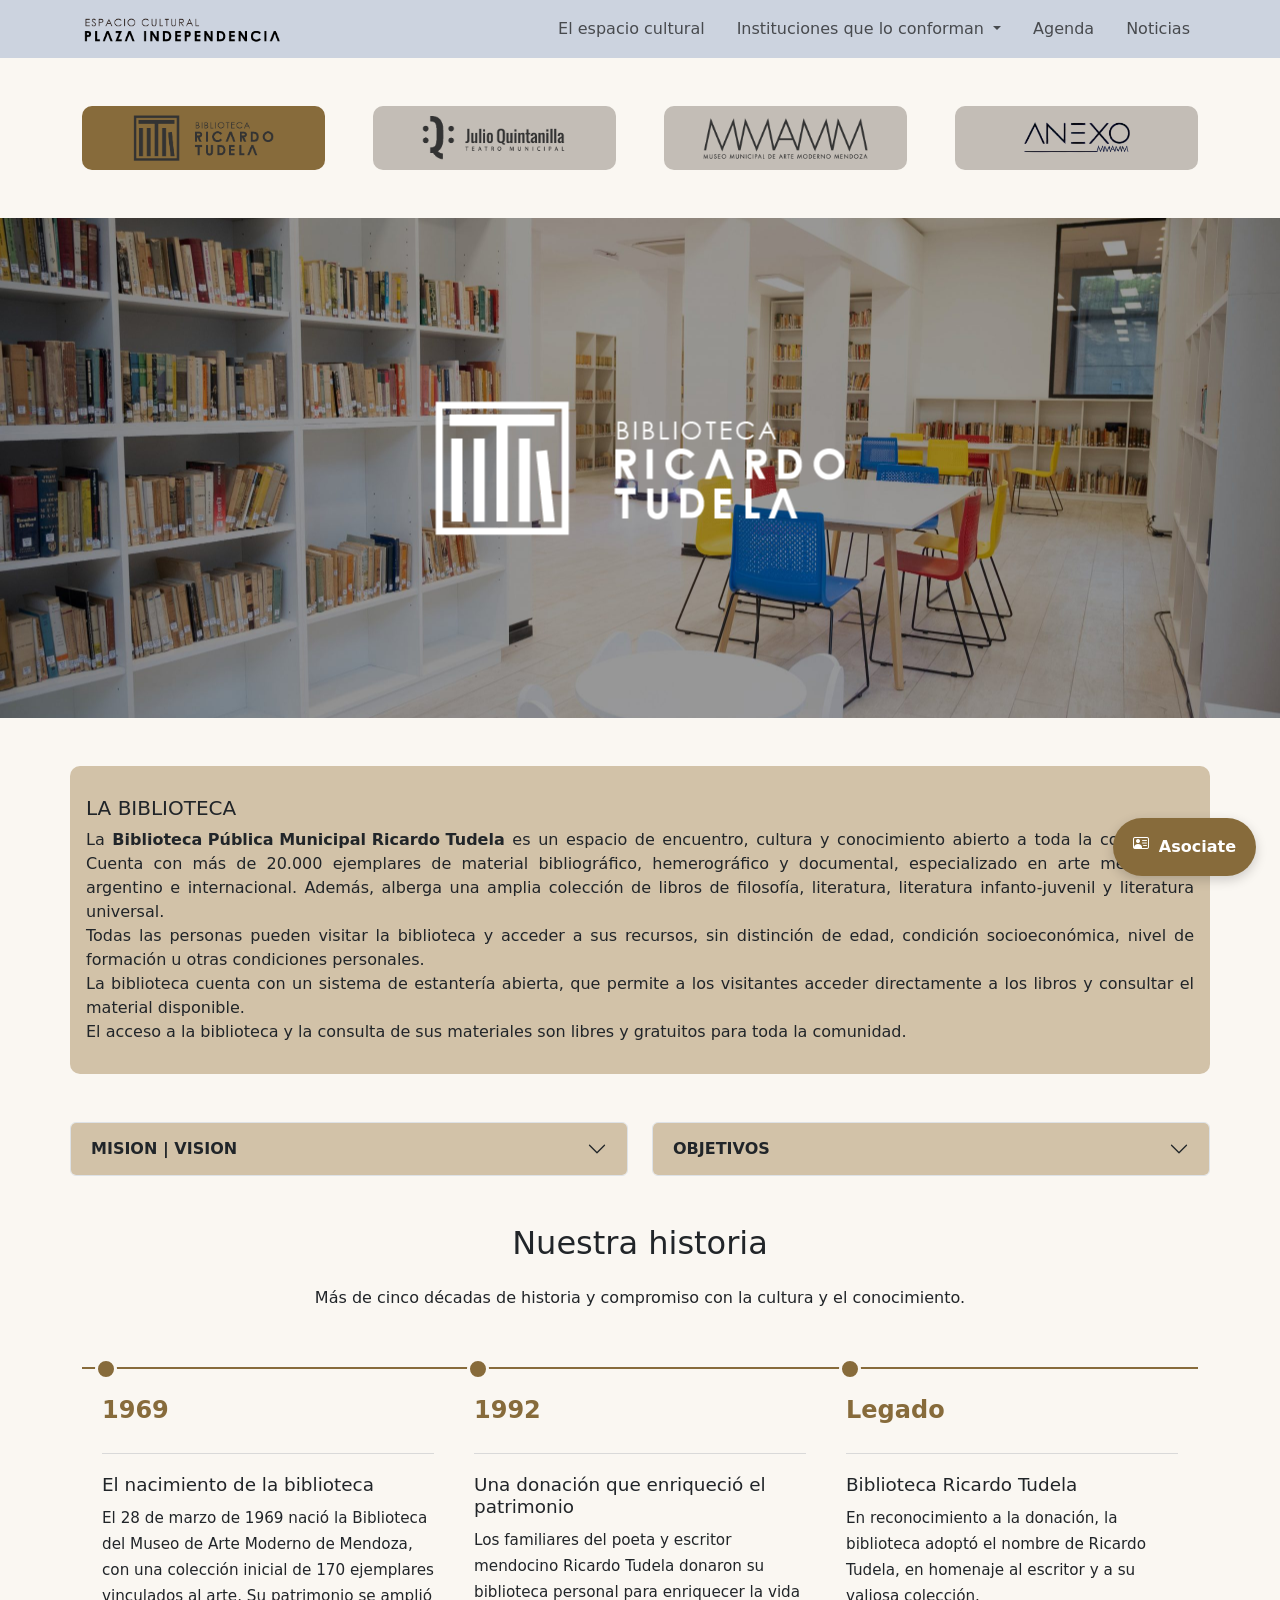
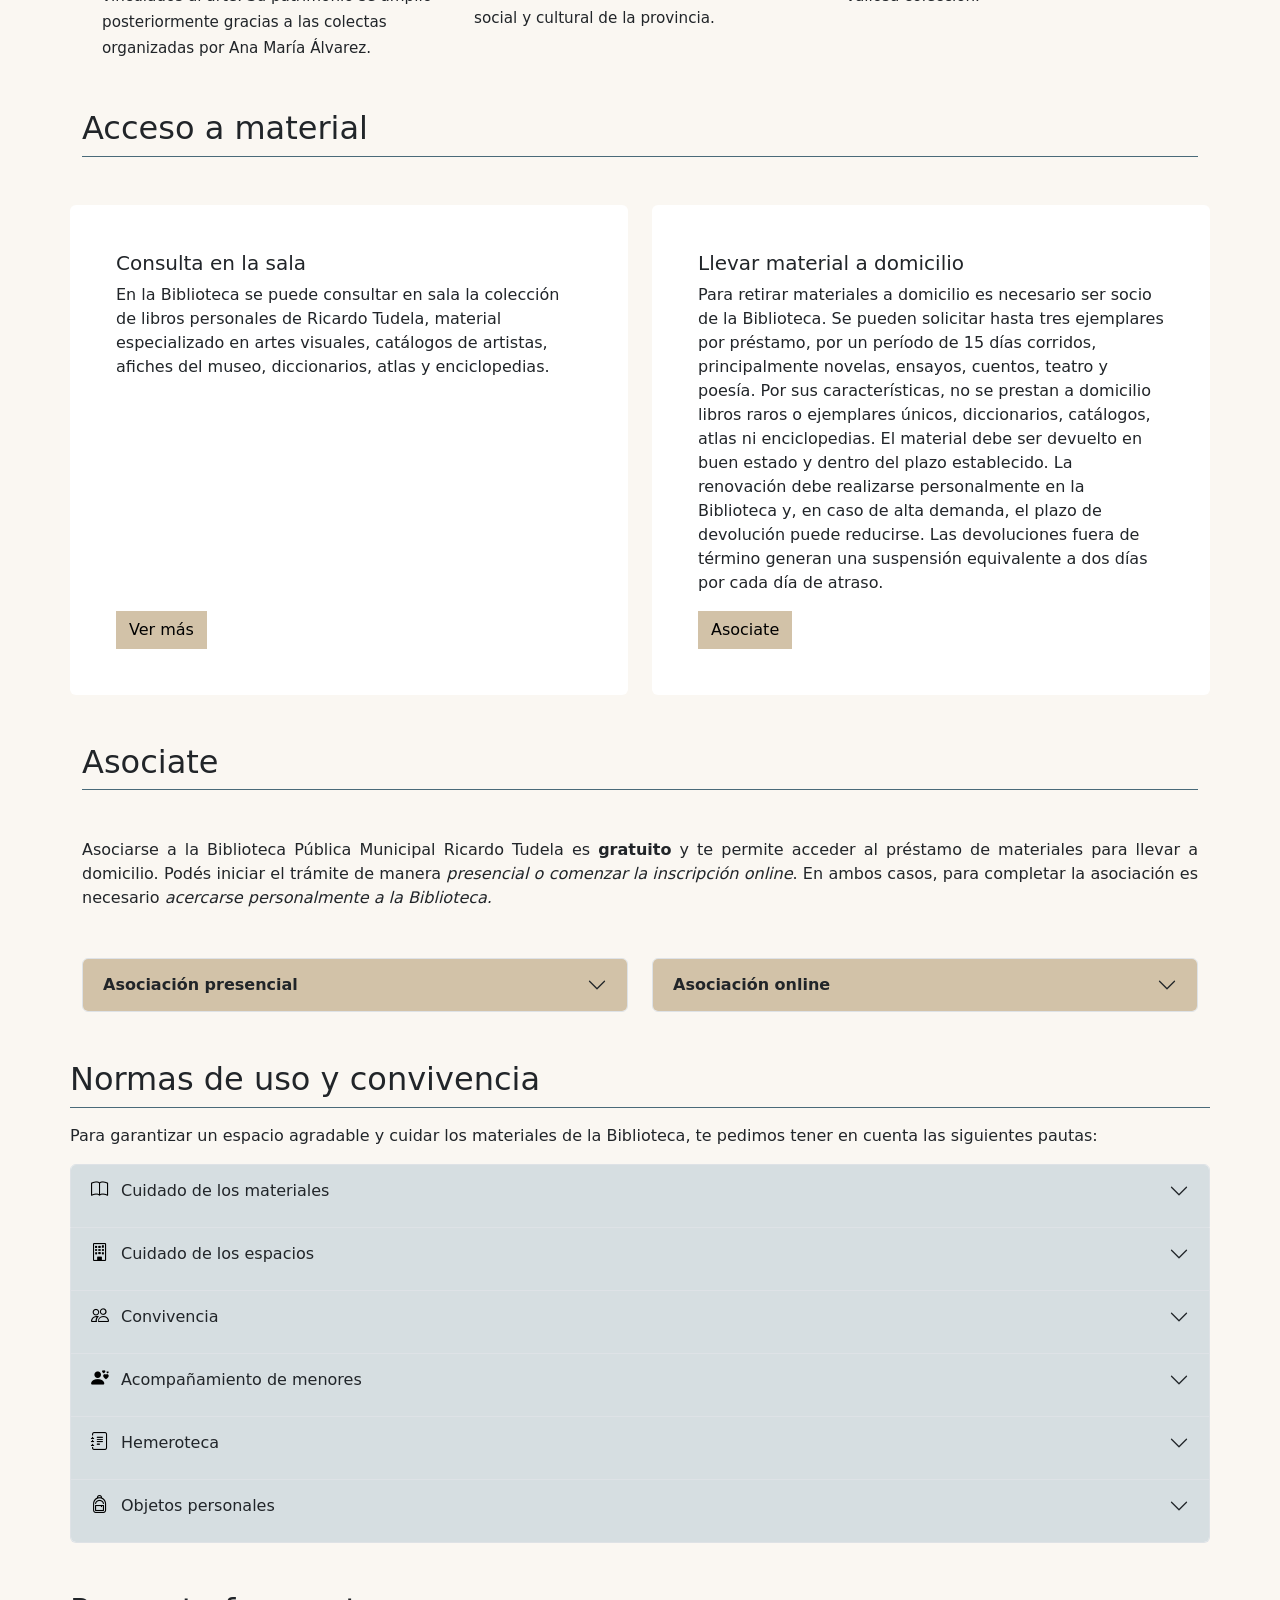
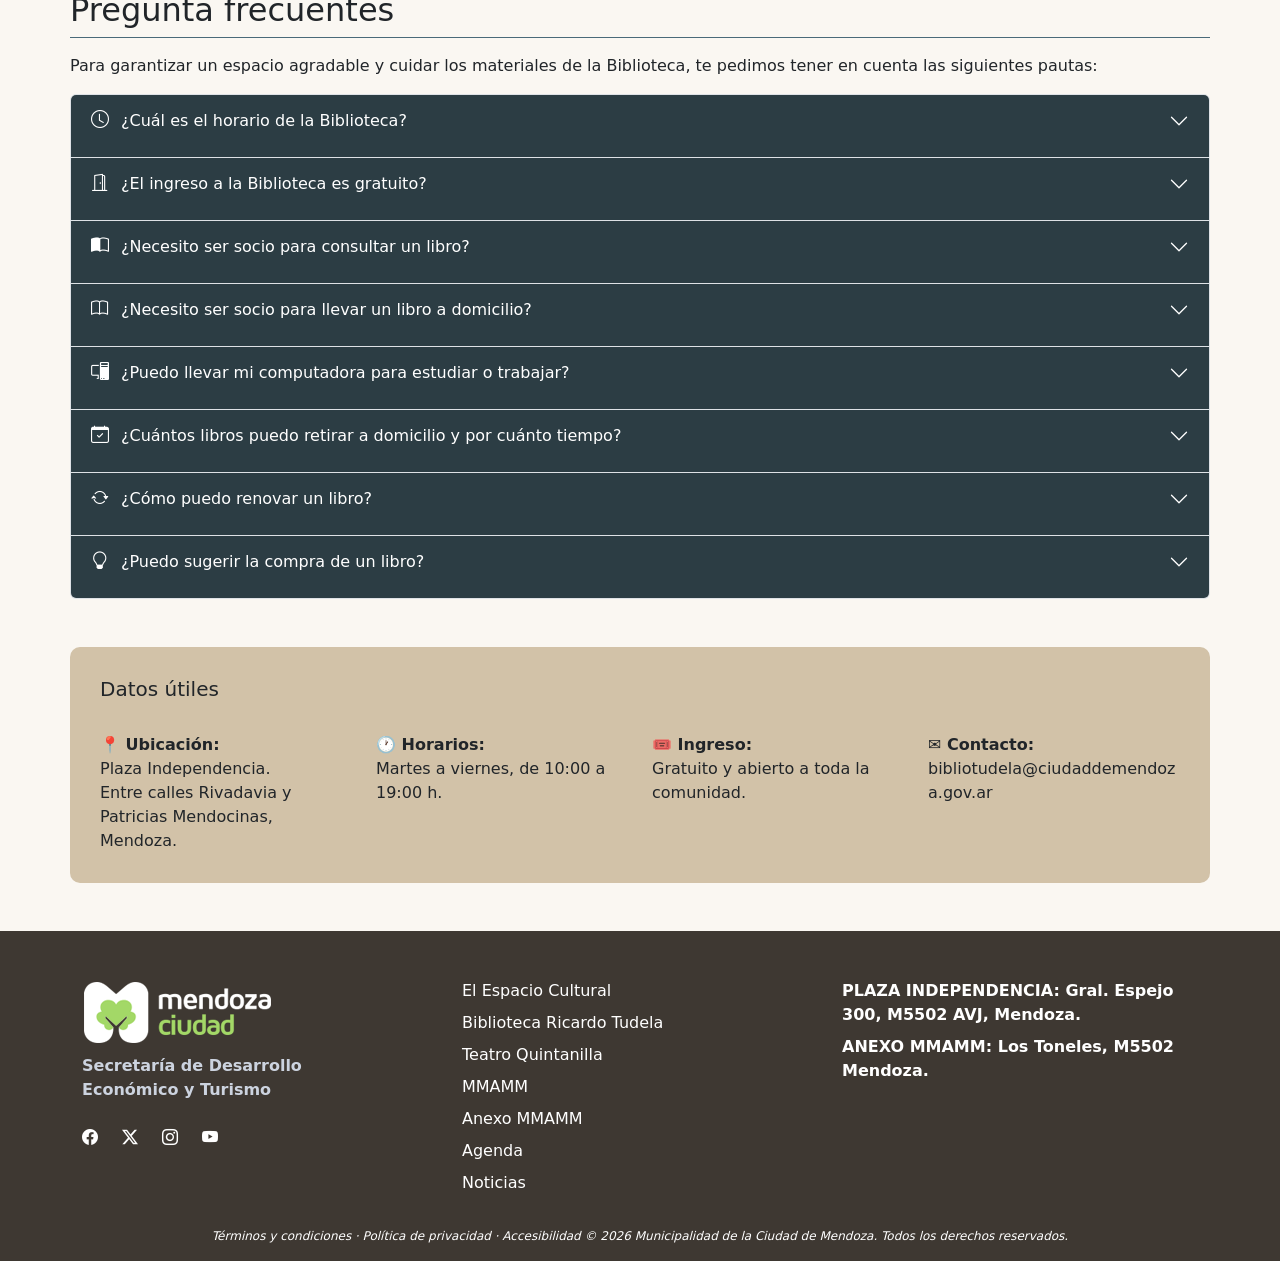
<file: biblio.html>
<!DOCTYPE html>
<html lang="en">

<head>
    <meta charset="UTF-8">
    <meta name="viewport" content="width=device-width, initial-scale=1.0">
    <title>Biblioteca Ricardo Tudela | Espacio Cultural Plaza Independencia</title>
    <link href="https://cdn.jsdelivr.net/npm/bootstrap@5.3.8/dist/css/bootstrap.min.css" rel="stylesheet"
        integrity="sha384-sRIl4kxILFvY47J16cr9ZwB07vP4J8+LH7qKQnuqkuIAvNWLzeN8tE5YBujZqJLB" crossorigin="anonymous">
    <link rel="stylesheet" href="https://cdn.jsdelivr.net/npm/bootstrap-icons@1.13.1/font/bootstrap-icons.min.css">
    <link rel="stylesheet" href="./style.css">
    <link rel="icon" type="image/png"
      href="./Images/cropped-espacio-cultural-guia-web-11-32x32.png?v=2"
      sizes="32x32">
</head>

<body>
    <!-- NAV-->
    <nav class="navbar navbar-expand-lg">

        <div class="container">

            <!-- LOGO -->
            <a class="navbar-brand" href="./index.html">
                <img src="./Images/logo_plaza.png" alt="Espacio Cultural Ciudad de Mendoza">
            </a>

            <!-- BOTÓN HAMBURGUESA -->
            <button class="navbar-toggler" type="button" data-bs-toggle="collapse" data-bs-target="#menuPrincipal"
                aria-controls="menuPrincipal" aria-expanded="false" aria-label="Abrir menú">

                <span class="navbar-toggler-icon"></span>

            </button>

            <!-- MENÚ -->
            <div class="collapse navbar-collapse" id="menuPrincipal">

                <ul class="navbar-nav ms-auto  gap-1 gap-lg-3">

                    <li class="nav-item">
                        <a class="nav-link" href="./index.html">
                            El espacio cultural
                        </a>
                    </li>

                    <li class="nav-item dropdown">
                        <a class="nav-link dropdown-toggle" href="#" role="button" data-bs-toggle="dropdown"
                            aria-expanded="false">
                            Instituciones que lo conforman
                        </a>

                        <ul class="dropdown-menu">
                            <li>
                                <a class="dropdown-item" href="./biblio.html">
                                    Biblioteca Ricardo Tudela
                                </a>
                            </li>

                            <li>
                                <a class="dropdown-item" href="./teatro.html">
                                    Teatro Quintanilla
                                </a>
                            </li>

                            <li>
                                <a class="dropdown-item" href="./mmamm.html">
                                    MMAMM
                                </a>
                            </li>
                            <li>
                                <a class="dropdown-item" href="./anexo.html">
                                    ANEXO MMAMM
                                </a>
                            </li>
                        </ul>
                    </li>

                    <li class="nav-item">
                        <a class="nav-link" href="https://turismo.ciudaddemendoza.gob.ar/?_gl=1*h2716c*_ga*MjQzODY1NTY4LjE3MjU0NTI0ODU.*_ga_RZ464H4Y4F*czE3OTMxMTYwOTIkbzUxNCRnMCR0MTc5MzExNjA5MiRqNjAkbDAkaDA.">
                            Agenda
                        </a>
                    </li>

                    <li class="nav-item">
                        <a class="nav-link" href="https://prensa.ciudaddemendoza.gob.ar/?_gl=1%2A1oh9lz9%2A_ga%2AMjQzODY1NTY4LjE3MjU0NTI0ODU.%2A_ga_RZ464H4Y4F%2AczE3OTMxMTYwOTIkbzUxNCRnMCR0MTc5MzExNjA5MiRqNjAkbDAkaDA.">
                            Noticias
                        </a>
                    </li>

                </ul>

            </div>

        </div>

    </nav>
    <!-- BOTONES-->
    <section class="botones container d-flex flex-wrap justify-content-center gap-5 mt-5">
        <a href="./biblio.html" class="btn boton-institucion activo" id="biblio">
            <img src="./Images/biblio.png">
        </a>
        <a href="./teatro.html" class="btn boton-institucion" id="teatro">
            <img src="./Images/teatro.png">
        </a>
        <a href="./mmamm.html" class="btn boton-institucion" id="museo">
            <img src="./Images/museo.png">
        </a>
        <a href="./anexo.html" class="btn boton-institucion" id="anexo">
            <img src="./Images/anexo.png">
        </a>
    </section>

    <!-- HERO-->
    <section class="hero-biblio mt-5 position-relative
    ">
        <img src="./Images/biblio-blanco.png" id="logoBiblio"
            class="position-absolute top-50 start-50 translate-middle">
        <img src="./Images/1-scaled.jpg" id="fotoBiblio">
    </section>

    <!-- QUIENES SOMOS-->
    <section class="container info-biblio mt-5 mb-5 px-3">
        <h5>LA BIBLIOTECA</h5>
        <div class="descrip-biblio text-justificado">La <strong>Biblioteca Pública Municipal Ricardo Tudela</strong> es un espacio de
            encuentro, cultura y
            conocimiento abierto a toda la comunidad. Cuenta con más de 20.000 ejemplares de material bibliográfico,
            hemerográfico y documental, especializado en arte mendocino, argentino e internacional. Además, alberga una
            amplia colección de libros de filosofía, literatura, literatura infanto-juvenil y literatura universal. <br>
            Todas las personas pueden visitar la biblioteca y acceder a sus recursos, sin distinción de edad, condición
            socioeconómica, nivel de formación u otras condiciones personales.<br>
            La biblioteca cuenta con un sistema de estantería abierta, que permite a los visitantes acceder directamente
            a los libros y consultar el material disponible.<br>
            El acceso a la biblioteca y la consulta de sus materiales son libres y gratuitos para toda la comunidad.
        </div>

    </section>

    <!-- MISION VISION-->
    <section class="container mt-5">
        <div class="row">
            <div class="col-sm-6 mb-3 mb-sm-0 columna-mision">
                <div class="accordion" id="accordionMision">
                    <div class="accordion-item">
                        <h2 class="accordion-header">
                            <button class="accordion-button collapsed biblio-color" type="button" data-bs-toggle="collapse"
                                data-bs-target="#collapseMision" aria-expanded="false" aria-controls="collapseMision">
                                <strong>MISION | VISION</strong>
                            </button>
                        </h2>
                        <div id="collapseMision" class="accordion-collapse collapse" data-bs-parent="#accordionMision">
                            <div class="accordion-body">
                                La Biblioteca Pública Municipal Ricardo Tudela tiene como misión garantizar el libre
                                acceso a la información y al conocimiento, promoviendo el encuentro de la comunidad con
                                la cultura, la literatura y las artes. A través de sus colecciones, servicios y
                                actividades, busca ser un espacio público de aprendizaje, participación y acceso a la
                                cultura para toda la comunidad.
                            </div>
                        </div>
                    </div>

                </div>
            </div>
            <div class="col-sm-6 mb-3 mb-sm-0 columna-vision">
                <div class="accordion" id="accordionVision">
                    <div class="accordion-item">
                        <h2 class="accordion-header">
                            <button class="accordion-button collapsed biblio-color-2" type="button" data-bs-toggle="collapse"
                                data-bs-target="#collapseVision" aria-expanded="false" aria-controls="collapseVision">
                                <strong>OBJETIVOS</strong>
                            </button>
                        </h2>
                        <div id="collapseVision" class="accordion-collapse collapse" data-bs-parent="#accordionVision">
                            <div class="accordion-body">
                                La Biblioteca tiene como objetivos desarrollar actividades educativas, culturales e
                                informativas; ampliar y democratizar el acceso libre a la información y garantizar su
                                consulta pública; difundir y poner a disposición material bibliográfico especializado en
                                artes visuales; promover la literatura mendocina y universal; y brindar herramientas y
                                capacitación tecnológica que contribuyan al estudio, el aprendizaje y la recreación.
                            </div>
                        </div>
                    </div>

                </div>
            </div>
        </div>

    </section>

    <!--HITOS-->
    <section class="container hitos mt-5 mb-5">

        <h2 class="text-center pb-3 con-cursor">Nuestra historia</h2>

        <p class="text-center mb-5 con-cursor">
            Más de cinco décadas de historia y compromiso
            con la cultura y el conocimiento.
        </p>

        <div class="linea-tiempo-horizontal">

            <!-- Hito 1 -->
            <article class="hito-horizontal">
                <div class="hito-marca">
                    <span>1969</span>
                </div>

                <div class="hito-texto">
                    <h3>El nacimiento de la biblioteca</h3>
                    <p>
                        El 28 de marzo de 1969 nació la Biblioteca
                        del Museo de Arte Moderno de Mendoza, con
                        una colección inicial de 170 ejemplares
                        vinculados al arte. Su patrimonio se amplió
                        posteriormente gracias a las colectas
                        organizadas por Ana María Álvarez.
                    </p>
                </div>
            </article>

            <!-- Hito 2 -->
            <article class="hito-horizontal">
                <div class="hito-marca">
                    <span>1992</span>
                </div>

                <div class="hito-texto">
                    <h3>Una donación que enriqueció el patrimonio</h3>
                    <p>
                        Los familiares del poeta y escritor
                        mendocino Ricardo Tudela donaron su
                        biblioteca personal para enriquecer
                        la vida social y cultural de la provincia.
                    </p>
                </div>
            </article>

            <!-- Hito 3 -->
            <article class="hito-horizontal">
                <div class="hito-marca">
                    <span>Legado</span>
                </div>

                <div class="hito-texto">
                    <h3>Biblioteca Ricardo Tudela</h3>
                    <p>
                        En reconocimiento a la donación,
                        la biblioteca adoptó el nombre de
                        Ricardo Tudela, en homenaje al escritor
                        y a su valiosa colección.
                    </p>
                </div>
            </article>

        </div>

    </section>

    <!-- ACCESO A MATERIALES-->
    <section class="container mt-5">
        <div class="encabezado-seccion ">
            <h2 class="con-cursor">Acceso a material</h2>
        </div>
        <div class="row mt-5">
            <div class="col-sm-6 mb-3 mb-sm-0 columna-mision">
                <div class="card card-actividad w-100 h-100">
                    <div class="card-body d-flex flex-column">
                        <h5 class="card-title">Consulta en la sala</h5>
                        <p class="card-text">En la Biblioteca se puede consultar en sala la colección de libros
                            personales de Ricardo Tudela, material especializado en artes visuales, catálogos de
                            artistas, afiches del museo, diccionarios, atlas y enciclopedias.</p>
                        <button class="btn btn-verMas-biblio btn-primary mt-auto align-self-start" type="button"
                            data-bs-toggle="collapse" data-bs-target="#sala" aria-expanded="false" aria-controls="sala">
                            Ver más
                        </button>

                        <div class="collapse mt-3" id="sala">
                            <div>
                                <p><strong>Días:</strong> Martes a Viernes</p>
                                <p><strong>Horario:</strong> 10 a 19 h</p>
                                <p><strong>Lugar:</strong> Plaza Independencia</p>
                                <p><strong>Sin necesidad de ser socio</strong></p>
                            </div>
                        </div>

                    </div>
                </div>
            </div>
            <div class="col-sm-6  mb-3 mb-sm-0 columna-vision">
                <div class="card card-actividad w-100 h-100">
                    <div class="card-body d-flex flex-column">
                        <h5 class="card-title">Llevar material a domicilio</h5>
                        <p class="card-text">Para retirar materiales a domicilio es necesario ser socio de la
                            Biblioteca. Se pueden solicitar hasta tres ejemplares por préstamo, por un período de 15
                            días corridos, principalmente novelas, ensayos, cuentos, teatro y poesía. Por sus
                            características, no se prestan a domicilio libros raros o ejemplares únicos, diccionarios,
                            catálogos, atlas ni enciclopedias. El material debe ser devuelto en buen estado y dentro del
                            plazo establecido. La renovación debe realizarse personalmente en la Biblioteca y, en caso
                            de alta demanda, el plazo de devolución puede reducirse. Las devoluciones fuera de término
                            generan una suspensión equivalente a dos días por cada día de atraso.</p>
                        <a href="#socio" class="btn btn-verMas-biblio btn-primary mt-auto align-self-start">Asociate</a>
                    </div>
                </div>
            </div>
        </div>
    </section>

    <!-- ASOCIATE-->
    <section class="container mt-5" id="socio">
        <div class="encabezado-seccion">
            <h2 class="con-cursor">Asociate</h2>
        </div>
        <div class="descrip-biblio text-justificado mt-5">Asociarse a la Biblioteca Pública Municipal Ricardo Tudela es
            <strong>gratuito</strong> y te permite acceder al préstamo de materiales para llevar a domicilio.
            Podés iniciar el trámite de manera <em>presencial o comenzar la inscripción online</em>. En ambos casos,
            para
            completar la asociación es necesario <em>acercarse personalmente a la Biblioteca.</em>
        </div>
        <!-- ASOCIATE, CARDS
        <div class="row mt-5">

            <div class="col-sm-6 mb-3 mb-sm-0 columna-mision">
                <div class="card card-actividad w-100">
                    <div class="card-body">
                        <h5 class="card-title">Asociación presencial</h5>
                        <p class="card-text">Podés realizar la inscripción en el Espacio Cultural Plaza Independencia,
                            ubicado entre las calles Rivadavia y Patricias Mendocinas, de martes a viernes, de 10 a 19
                            h. <br>

                            Si tenés 16 años o más
                            Para realizar la inscripción necesitás presentar:
                        <ul>
                            <li class="asociate-li">Documento Nacional de Identidad.</li>
                            <li class="asociate-li">Una boleta de servicio o impuesto para acreditar el domicilio.</li>
                            <li class="asociate-li">Un número de celular y un teléfono de referencia.</li>
                            <li class="asociate-li">Lectura y firma del reglamento de la Biblioteca.</li>
                        </ul>
                        Si sos menor de 16 años
                        Para asociarte, tenés que concurrir acompañado por tu madre, padre o tutor, y presentar:
                        Documento Nacional de Identidad del menor y del adulto responsable.
                        Una boleta de servicio o impuesto para acreditar el domicilio.
                        Un número de celular y un teléfono de referencia.
                        Lectura y firma del reglamento de la Biblioteca por parte del interesado y de su madre,
                        padre o tutor.<br>

                        <strong> El carnet de socio es personal e intransferible.</strong></p>

                    </div>
                </div>
            </div>

            <div class="col-sm-6 mb-3 mb-sm-0 columna-vision">
                <div class="card card-actividad w-100">
                    <div class="card-body">
                        <h5 class="card-title">Asociación online</h5>
                        <p class="card-text">También podés iniciar el trámite de asociación enviando un correo
                            electrónico a bibliotudela@ciudaddemendoza.gov.ar con la siguiente documentación:
                        <ul>
                            <li class="asociate-li">Foto legible del frente y dorso de tu DNI.</li>
                            <li class="asociate-li">Foto legible de una boleta de servicio o impuesto para acreditar tu
                                domicilio.</li>
                            <li class="asociate-li">Número de celular y un teléfono de referencia.</li>
                        </ul>
                        En el caso de menores de 16 años, deberán concurrir acompañados por su madre, padre o tutor.

                        Para finalizar el trámite, es necesario <em><strong>asistir personalmente a la Biblioteca para
                                realizar la firma del reglamento.</strong></em>
                    </div>
                </div>
            </div>
        </div>-->


        <!-- ASOCIATE, ACORDEON-->
        <div class="row mt-5">
            <!-- PRESENCIAL-->
            <div class="col-sm-6 mb-3 mb-sm-0 .columna-mision">
                <div class="accordion" id="accordionPresencial">
                    <div class="accordion-item">
                        <h2 class="accordion-header">
                            <button class="accordion-button collapsed biblio-color" type="button" data-bs-toggle="collapse"
                                data-bs-target="#collapsePresencial" aria-expanded="false"
                                aria-controls="collapsePresencial">
                                <strong>Asociación presencial</strong>
                            </button>
                        </h2>
                        <div id="collapsePresencial" class="accordion-collapse collapse"
                            data-bs-parent="#accordionPresencial">
                            <div class="accordion-body">
                                <p class="card-text">Podés realizar la inscripción en el Espacio Cultural Plaza
                                    Independencia,
                                    ubicado entre las calles Rivadavia y Patricias Mendocinas, de martes a viernes, de
                                    10 a 19
                                    h. <br>

                                    Si tenés 16 años o más
                                    Para realizar la inscripción necesitás presentar:
                                <ul>
                                    <li>Documento Nacional de Identidad.</li>
                                    <li>Una boleta de servicio o impuesto para acreditar el domicilio.</li>
                                    <li>Un número de celular y un teléfono de referencia.</li>
                                    <li>Lectura y firma del reglamento de la Biblioteca.</li>
                                </ul>
                                Si sos menor de 16 años
                                Para asociarte, tenés que concurrir acompañado por tu madre, padre o tutor, y presentar:
                                Documento Nacional de Identidad del menor y del adulto responsable.
                                Una boleta de servicio o impuesto para acreditar el domicilio.
                                Un número de celular y un teléfono de referencia.
                                Lectura y firma del reglamento de la Biblioteca por parte del interesado y de su madre,
                                padre o tutor.<br>

                                <strong> El carnet de socio es personal e intransferible.</strong></p>
                            </div>
                        </div>
                    </div>

                </div>
            </div>
            <!-- ONLINE-->
            <div class="col-sm-6 mb-3 mb-sm-0 .columna-vision ">
                <div class="accordion" id="accordionOnline">
                    <div class="accordion-item">
                        <h2 class="accordion-header">
                            <button class="accordion-button collapsed biblio-color" type="button" data-bs-toggle="collapse"
                                data-bs-target="#collapseOnline" aria-expanded="false" aria-controls="collapseOnline">
                                <strong>Asociación online</strong>
                            </button>
                        </h2>
                        <div id="collapseOnline" class="accordion-collapse collapse" data-bs-parent="#accordionOnline">
                            <div class="accordion-body">
                                También podés iniciar el trámite de asociación enviando un correo
                                electrónico a <span class="desbordado">bibliotudela@ciudaddemendoza.gov.ar</span> con la
                                siguiente documentación:
                                <ul>
                                    <li>Foto legible del frente y dorso de tu DNI.</li>
                                    <li>Foto legible de una boleta de servicio o impuesto para acreditar tu domicilio.
                                    </li>
                                    <li>Número de celular y un teléfono de referencia.</li>
                                </ul>
                                En el caso de menores de 16 años, deberán concurrir acompañados por su madre, padre o
                                tutor.

                                Para finalizar el trámite, es necesario <em><strong>asistir personalmente a la
                                        Biblioteca para
                                        realizar la firma del reglamento.</strong></em>
                            </div>
                        </div>
                    </div>

                </div>
            </div>
        </div>
    </section>

    <!-- NORMAS DE USO-->
    <section class="container px-0 mt-5">
        <div class="encabezado-seccion">
            <h2 class="con-cursor">Normas de uso y convivencia</h2>
        </div>
        <div class="mt-3">
            <p>Para garantizar un espacio agradable y cuidar los materiales de la Biblioteca, te pedimos tener en cuenta
                las siguientes pautas:
            </p>
        </div>

        <div class="row mt-3 px-3 px-sm-0">
            <div class="accordion" id="accordionPanelsStayOpenExample">
                <!-- Cuidado de los materiales -->
                <div class="accordion-item">
                    <h2 class="accordion-header">
                        <button class="accordion-button collapsed faq-color" type="button" data-bs-toggle="collapse"
                            data-bs-target="#usoMateriales" aria-expanded="true" aria-controls="usoMateriales">
                            <i class="bi bi-book"></i>
                            Cuidado de los materiales
                        </button>
                    </h2>
                    <div id="usoMateriales" class="accordion-collapse collapse">
                        <div class="accordion-body">
                            Los libros y demás materiales deben
                            utilizarse con cuidado. No está permitido
                            realizar anotaciones o marcas, doblar o
                            arrancar hojas ni realizar acciones que
                            puedan deteriorarlos.

                            En caso de daño, extravío o destrucción,
                            la persona responsable deberá hacerse
                            cargo de su reparación o reposición,
                            de acuerdo con la normativa vigente.
                        </div>
                    </div>
                </div>
                <!-- Cuidado de los espacios -->
                <div class="accordion-item">
                    <h2 class="accordion-header">
                        <button class="accordion-button collapsed faq-color" type="button" data-bs-toggle="collapse"
                            data-bs-target="#usoEspacio" aria-expanded="false" aria-controls="usoEspacio">
                            <i class="bi bi-building"></i>
                            Cuidado de los espacios
                        </button>
                    </h2>
                    <div id="usoEspacio" class="accordion-collapse collapse">
                        <div class="accordion-body">
                            No está permitido ingresar con alimentos,
                            bebidas u otros elementos que puedan poner
                            en riesgo la conservación de los materiales.
                            Al retirarse, quienes utilicen los espacios
                            de la Biblioteca deberán dejarlos en buenas
                            condiciones.
                        </div>
                    </div>
                </div>
                <!-- Convivencia -->
                <div class="accordion-item">
                    <h2 class="accordion-header">
                        <button class="accordion-button collapsed faq-color" type="button" data-bs-toggle="collapse"
                            data-bs-target="#usoConvivencia" aria-expanded="false" aria-controls="usoConvivencia">
                            <i class="bi bi-people"></i>
                            Convivencia
                        </button>
                    </h2>
                    <div id="usoConvivencia" class="accordion-collapse collapse">
                        <div class="accordion-body">
                            Se espera que todas las personas usuarias
                            mantengan un trato respetuoso y adecuado
                            con las demás personas y con el personal
                            de la Biblioteca.
                        </div>
                    </div>
                </div>
                <!-- Acompañamiento de menores -->
                <div class="accordion-item">
                    <h2 class="accordion-header">
                        <button class="accordion-button collapsed faq-color" type="button" data-bs-toggle="collapse"
                            data-bs-target="#usoMenores" aria-expanded="false" aria-controls="usoMenores">
                            <i class="bi bi-person-hearts"></i>
                            Acompañamiento de menores
                        </button>
                    </h2>
                    <div id="usoMenores" class="accordion-collapse collapse">
                        <div class="accordion-body">
                            Los menores de 12 años deben ingresar y
                            permanecer en la Biblioteca acompañados
                            por su madre, padre o tutor responsable.
                        </div>
                    </div>
                </div>
                <!-- Hemeroteca -->
                <div class="accordion-item">
                    <h2 class="accordion-header">
                        <button class="accordion-button collapsed faq-color" type="button" data-bs-toggle="collapse"
                            data-bs-target="#usoHemeroteca" aria-expanded="false" aria-controls="usoHemeroteca">
                            <i class="bi bi-journal-text"></i>
                            Hemeroteca
                        </button>
                    </h2>
                    <div id="usoHemeroteca" class="accordion-collapse collapse">
                        <div class="accordion-body">
                            El acceso a la Hemeroteca está reservado
                            al personal autorizado.
                        </div>
                    </div>
                </div>
                <!-- Objetos personales -->
                <div class="accordion-item">
                    <h2 class="accordion-header">
                        <button class="accordion-button collapsed faq-color" type="button" data-bs-toggle="collapse"
                            data-bs-target="#usoObjetos" aria-expanded="false" aria-controls="usoObjetos">
                            <i class="bi bi-backpack"></i>
                            Objetos personales
                        </button>
                    </h2>
                    <div id="usoObjetos" class="accordion-collapse collapse">
                        <div class="accordion-body">
                            La Biblioteca no se responsabiliza por la
                            pérdida o los daños de objetos personales
                            de las personas usuarias.
                        </div>
                    </div>
                </div>
            </div>

        </div>

    </section>

    <!-- FAQ-->
    <section class="container px-0 mt-5">
        <div class="encabezado-seccion">
            <h2 class="con-cursor">Pregunta frecuentes</h2>
        </div>
        <div class="mt-3">
            <p>Para garantizar un espacio agradable y cuidar los materiales de la Biblioteca, te pedimos tener en cuenta
                las siguientes pautas:
            </p>
        </div>

        <div class="row mt-3 px-3 px-sm-0">
            <div class="accordion" id="accordionPanelsStayOpenExample">
                <!-- Horario -->
                <div class="accordion-item">
                    <h2 class="accordion-header">
                        <button class="accordion-button collapsed faq" type="button" data-bs-toggle="collapse"
                            data-bs-target="#faqHorario" aria-expanded="true" aria-controls="faqHorario">
                            <i class="bi bi-clock"></i>
                            ¿Cuál es el horario de la Biblioteca?
                        </button>
                    </h2>
                    <div id="faqHorario" class="accordion-collapse collapse">
                        <div class="accordion-body">
                            La Biblioteca está abierta de martes a viernes, de 10:00 a 19:00 h.
                        </div>
                    </div>
                </div>
                <!-- Gratuidad -->
                <div class="accordion-item">
                    <h2 class="accordion-header">
                        <button class="accordion-button collapsed faq" type="button" data-bs-toggle="collapse"
                            data-bs-target="#faqGratuito" aria-expanded="false" aria-controls="faqGratuito">
                            <i class="bi bi-door-open"></i>
                            ¿El ingreso a la Biblioteca es gratuito?
                        </button>
                    </h2>
                    <div id="faqGratuito" class="accordion-collapse collapse">
                        <div class="accordion-body">
                            Sí. El ingreso y la consulta de los materiales son libres y gratuitos para toda la
                            comunidad.
                        </div>
                    </div>
                </div>
                <!-- Ser socio -->
                <div class="accordion-item">
                    <h2 class="accordion-header">
                        <button class="accordion-button collapsed faq" type="button" data-bs-toggle="collapse"
                            data-bs-target="#faqSocio" aria-expanded="false" aria-controls="faqSocio">
                            <i class="bi bi-book-half"></i>
                            ¿Necesito ser socio para consultar un libro?
                        </button>
                    </h2>
                    <div id="faqSocio" class="accordion-collapse collapse">
                        <div class="accordion-body">
                            No. Podés consultar los materiales en sala sin necesidad de asociarte.
                        </div>
                    </div>
                </div>
                <!-- Ser socio 2 -->
                <div class="accordion-item">
                    <h2 class="accordion-header">
                        <button class="accordion-button collapsed faq" type="button" data-bs-toggle="collapse"
                            data-bs-target="#faqRetiro" aria-expanded="false" aria-controls="faqRetiro">
                            <i class="bi bi-book"></i>
                            ¿Necesito ser socio para llevar un libro a domicilio?
                        </button>
                    </h2>
                    <div id="faqRetiro" class="accordion-collapse collapse">
                        <div class="accordion-body">
                            Sí. Para retirar materiales a domicilio es necesario estar asociado a la Biblioteca.
                        </div>
                    </div>
                </div>
                <!-- Computadora -->
                <div class="accordion-item">
                    <h2 class="accordion-header">
                        <button class="accordion-button collapsed faq" type="button" data-bs-toggle="collapse"
                            data-bs-target="#faqCompu" aria-expanded="false" aria-controls="faqCompu">
                            <i class="bi bi-pc-display"></i>
                            ¿Puedo llevar mi computadora para estudiar o trabajar?
                        </button>
                    </h2>
                    <div id="faqCompu" class="accordion-collapse collapse">
                        <div class="accordion-body">
                            Sí. La Biblioteca cuenta con un espacio de estudio y lectura y conexión Wi-Fi.
                        </div>
                    </div>
                </div>
                <!-- Cantidad de libros -->
                <div class="accordion-item">
                    <h2 class="accordion-header">
                        <button class="accordion-button collapsed faq" type="button" data-bs-toggle="collapse"
                            data-bs-target="#faqLibros" aria-expanded="false" aria-controls="faqLibros">
                            <i class="bi bi-calendar-check"></i>
                            ¿Cuántos libros puedo retirar a domicilio y por cuánto tiempo?
                        </button>
                    </h2>
                    <div id="faqLibros" class="accordion-collapse collapse">
                        <div class="accordion-body">
                            Podés retirar hasta tres ejemplares por préstamo durante un período de 15 días corridos.
                        </div>
                    </div>
                </div>

                <!-- Renovar libros -->
                <div class="accordion-item">
                    <h2 class="accordion-header">
                        <button class="accordion-button collapsed faq" type="button" data-bs-toggle="collapse"
                            data-bs-target="#faqLibros2" aria-expanded="false" aria-controls="faqLibros2">
                            <i class="bi bi-arrow-repeat"></i>
                            ¿Cómo puedo renovar un libro?
                        </button>
                    </h2>
                    <div id="faqLibros2" class="accordion-collapse collapse">
                        <div class="accordion-body">
                            La renovación debe realizarse personalmente en la Biblioteca.
                        </div>
                    </div>
                </div>

                <!-- Sugerir libros -->
                <div class="accordion-item">
                    <h2 class="accordion-header">
                        <button class="accordion-button collapsed faq" type="button" data-bs-toggle="collapse"
                            data-bs-target="#faqSugerirLibros" aria-expanded="false" aria-controls="faqSugerirLibros">
                            <i class="bi bi-lightbulb"></i>
                            ¿Puedo sugerir la compra de un libro?
                        </button>
                    </h2>
                    <div id="faqSugerirLibros" class="accordion-collapse collapse">
                        <div class="accordion-body">
                            Sí. Podés enviar una sugerencia de compra a la Biblioteca a través del formulario disponible
                            para tal fin.
                        </div>
                    </div>
                </div>
            </div>

        </div>

    </section>

    <!-- DATOS UTILES-->
    <section class="container mt-5 info-biblio">
        <div>
            <h5 class="con-cursor">Datos útiles</h5>
        </div>
        <div class="row mt-3 datos-utiles-fila">
            <div class="col-6 col-lg-3 mt-3 dato-util">
                <strong>📍 Ubicación: </strong><br>Plaza Independencia. <br>Entre calles Rivadavia y Patricias Mendocinas,
                Mendoza.
            </div>
            <div class="col-6 col-lg-3 mt-3 dato-util">
                <strong>🕐 Horarios:</strong><br>Martes a viernes, de 10:00 a 19:00 h.
            </div>
            <div class="col-6 col-lg-3 mt-3 dato-util">
                <strong>🎟️ Ingreso: </strong><br>Gratuito y abierto a toda la comunidad.
            </div>
            <div class="col-6 col-lg-3 mt-3 dato-util">
                <strong>✉️ Contacto:</strong> <span class="desbordado">bibliotudela@ciudaddemendoza.gov.ar</span>
            </div>
        </div>

    </section>
   <!-- NOTICIAS
    <section class="container mt-5">
        
        <div class="row align-items-center encabezado-seccion pb-3">

            <div class="col">
                <h2 class="con-cursor">Noticias</h2>
            </div>

            <div class="col text-end">
                <h5 class="con-cursor"> <a href="#">Ver más</a></h5>
            </div>

        </div>

        
        <div class="cards-wrapper mt-5">
            <button class="btn btn-light" id="botonScrollLeftNews">←</button>
            <div class="cards-container news-container">

                <div class="card noticia-card" style="width: 24rem;">
                    <img src="./Images/unnamed-1-2048x1366.jpg" class="card-img-top" alt="noticias">
                    <div class="card-body">
                        <h6 class="card-title">20 de Agosto, 2026</h6>
                        <h5 class="card-title">Los chicos podrán sumarse al programa «Valija de Restauro» en el MMAMM
                        </h5>
                        <p class="card-text">Lorem ipsum dolor sit amet, consectetur adipiscing elit. Sed do eiusmod
                            tempor incididunt ut labore et dolore magna aliqua.</p>
                        <a href="#" class="btn btn-primary btn-verMas">Leer</a>
                    </div>
                </div>

                <div class="card noticia-card" style="width: 24rem;">
                    <img src="./Images/unnamed-1-2048x1366.jpg" class="card-img-top" alt="noticias">
                    <div class="card-body">
                        <h6 class="card-title">20 de Agosto, 2026</h6>
                        <h5 class="card-title">Los chicos podrán sumarse al programa «Valija de Restauro» en el MMAMM
                        </h5>
                        <p class="card-text">Lorem ipsum dolor sit amet, consectetur adipiscing elit. Sed do eiusmod
                            tempor incididunt ut labore et dolore magna aliqua.</p>
                        <a href="#" class="btn btn-primary btn-verMas">Leer</a>
                    </div>
                </div>

                <div class="card noticia-card" style="width: 24rem;">
                    <img src="./Images/unnamed-1-2048x1366.jpg" class="card-img-top" alt="noticias">
                    <div class="card-body">
                        <h6 class="card-title">20 de Agosto, 2026</h6>
                        <h5 class="card-title">Los chicos podrán sumarse al programa «Valija de Restauro» en el MMAMM
                        </h5>
                        <p class="card-text">Lorem ipsum dolor sit amet, consectetur adipiscing elit. Sed do eiusmod
                            tempor incididunt ut labore et dolore magna aliqua.</p>
                        <a href="#" class="btn btn-primary btn-verMas">Leer</a>
                    </div>
                </div>

                <div class="card noticia-card" style="width: 24rem;">
                    <img src="./Images/unnamed-1-2048x1366.jpg" class="card-img-top" alt="noticias">
                    <div class="card-body">
                        <h6 class="card-title">20 de Agosto, 2026</h6>
                        <h5 class="card-title">Los chicos podrán sumarse al programa «Valija de Restauro» en el MMAMM
                        </h5>
                        <p class="card-text">Lorem ipsum dolor sit amet, consectetur adipiscing elit. Sed do eiusmod
                            tempor incididunt ut labore et dolore magna aliqua.</p>
                        <a href="#" class="btn btn-primary btn-verMas">Leer</a>
                    </div>
                </div>

                <div class="card noticia-card" style="width: 24rem;">
                    <img src="./Images/unnamed-1-2048x1366.jpg" class="card-img-top" alt="noticias">
                    <div class="card-body">
                        <h6 class="card-title">20 de Agosto, 2026</h6>
                        <h5 class="card-title">Los chicos podrán sumarse al programa «Valija de Restauro» en el MMAMM
                        </h5>
                        <p class="card-text">Lorem ipsum dolor sit amet, consectetur adipiscing elit. Sed do eiusmod
                            tempor incididunt ut labore et dolore magna aliqua.</p>
                        <a href="#" class="btn btn-primary btn-verMas">Leer</a>
                    </div>
                </div>

            </div>
            <button class="btn btn-light" id="botonScrollRightNews">→</button>
        </div>


    </section>-->

   <!-- FOOTER-->
    <section class="footer">
        <div class="container mt-5 pt-5 ">
            <div class="row g-4">
                <div class="col-12 col-md-4 d-flex flex-column gap-2 primer-columna">
                    <div class="d-flex align-items-start logo"> <a href="https://ciudaddemendoza.gob.ar/">
                            <img src="./Images/logo-footer.png"></a></div>
                    <div>
                        <p class="con-cursor"> Secretaría de Desarrollo<br>
                            Económico y Turismo</p>
                    </div>
                    <div class="d-flex gap-4">
                        <a href="#"><i class="bi bi-facebook"></i></a>
                        <a href="#"><i class="bi bi-twitter-x"></i></a>
                        <a href="#"><i class="bi bi-instagram"></i></a>
                        <a href="#"><i class="bi bi-youtube"></i></a>
                    </div>
                </div>
                <div class="col-12 col-md-4 seg-columna">
                    <ul class="d-flex flex-column gap-2 ps-0 lista-footer">
                        <li><a href="./index.html">El Espacio Cultural</a></li>
                        <li><a href="#">Biblioteca Ricardo Tudela</a></li>
                        <li><a href="#">Teatro Quintanilla</a></li>
                        <li><a href="#">MMAMM</a></li>
                        <li><a href="#">Anexo MMAMM</a></li>
                        <li><a href="https://turismo.ciudaddemendoza.gob.ar/?_gl=1*29hf6q*_ga*MTQ0ODc3NzI2OS4xNzkzMTk0ODcz*_ga_RZ464H4Y4F*czE3OTMxOTQ4NzMkbzEkZzAkdDE3OTMxOTQ4NzMkajYwJGwwJGgw">Agenda</a></li>
                        <li><a href="https://prensa.ciudaddemendoza.gob.ar/category/cultura/">Noticias</a></li>
                    </ul>
                </div>
                <div class="col-12 col-md-4 ultima-columna d-flex flex-column gap-2">
                    <a href="https://maps.app.goo.gl/zgojBtVhEWFS6HjY7" class="ubicacion con-cursor">PLAZA
                        INDEPENDENCIA:
                        Gral. Espejo 300, M5502 AVJ, Mendoza.</a>

                    <a href="https://maps.app.goo.gl/9WfLoG5feZ7c93DFA" class="ubicacion con-cursor"> ANEXO MMAMM:
                        Los Toneles, M5502 Mendoza.</a>

                </div>
            </div>
            <div class="row piso-footer pt-3 pb-3">
                <div class="col-12 con-cursor">Términos y condiciones · Política de privacidad · Accesibilidad
                    © 2026 Municipalidad de la Ciudad de Mendoza. Todos los derechos reservados.
                </div>
            </div>
        </div>


    </section>


    <script src="./script.js"></script>
    <script src="https://cdn.jsdelivr.net/npm/bootstrap@5.3.8/dist/js/bootstrap.bundle.min.js"></script>

    <!-- BOTÓN FLOTANTE -->
    <a href="#socio" class="boton-flotante-biblio" aria-label="Asociate">
        <i class="bi bi-person-vcard"></i>
        <span>Asociate</span>
    </a>


</body>

</html>
</file>
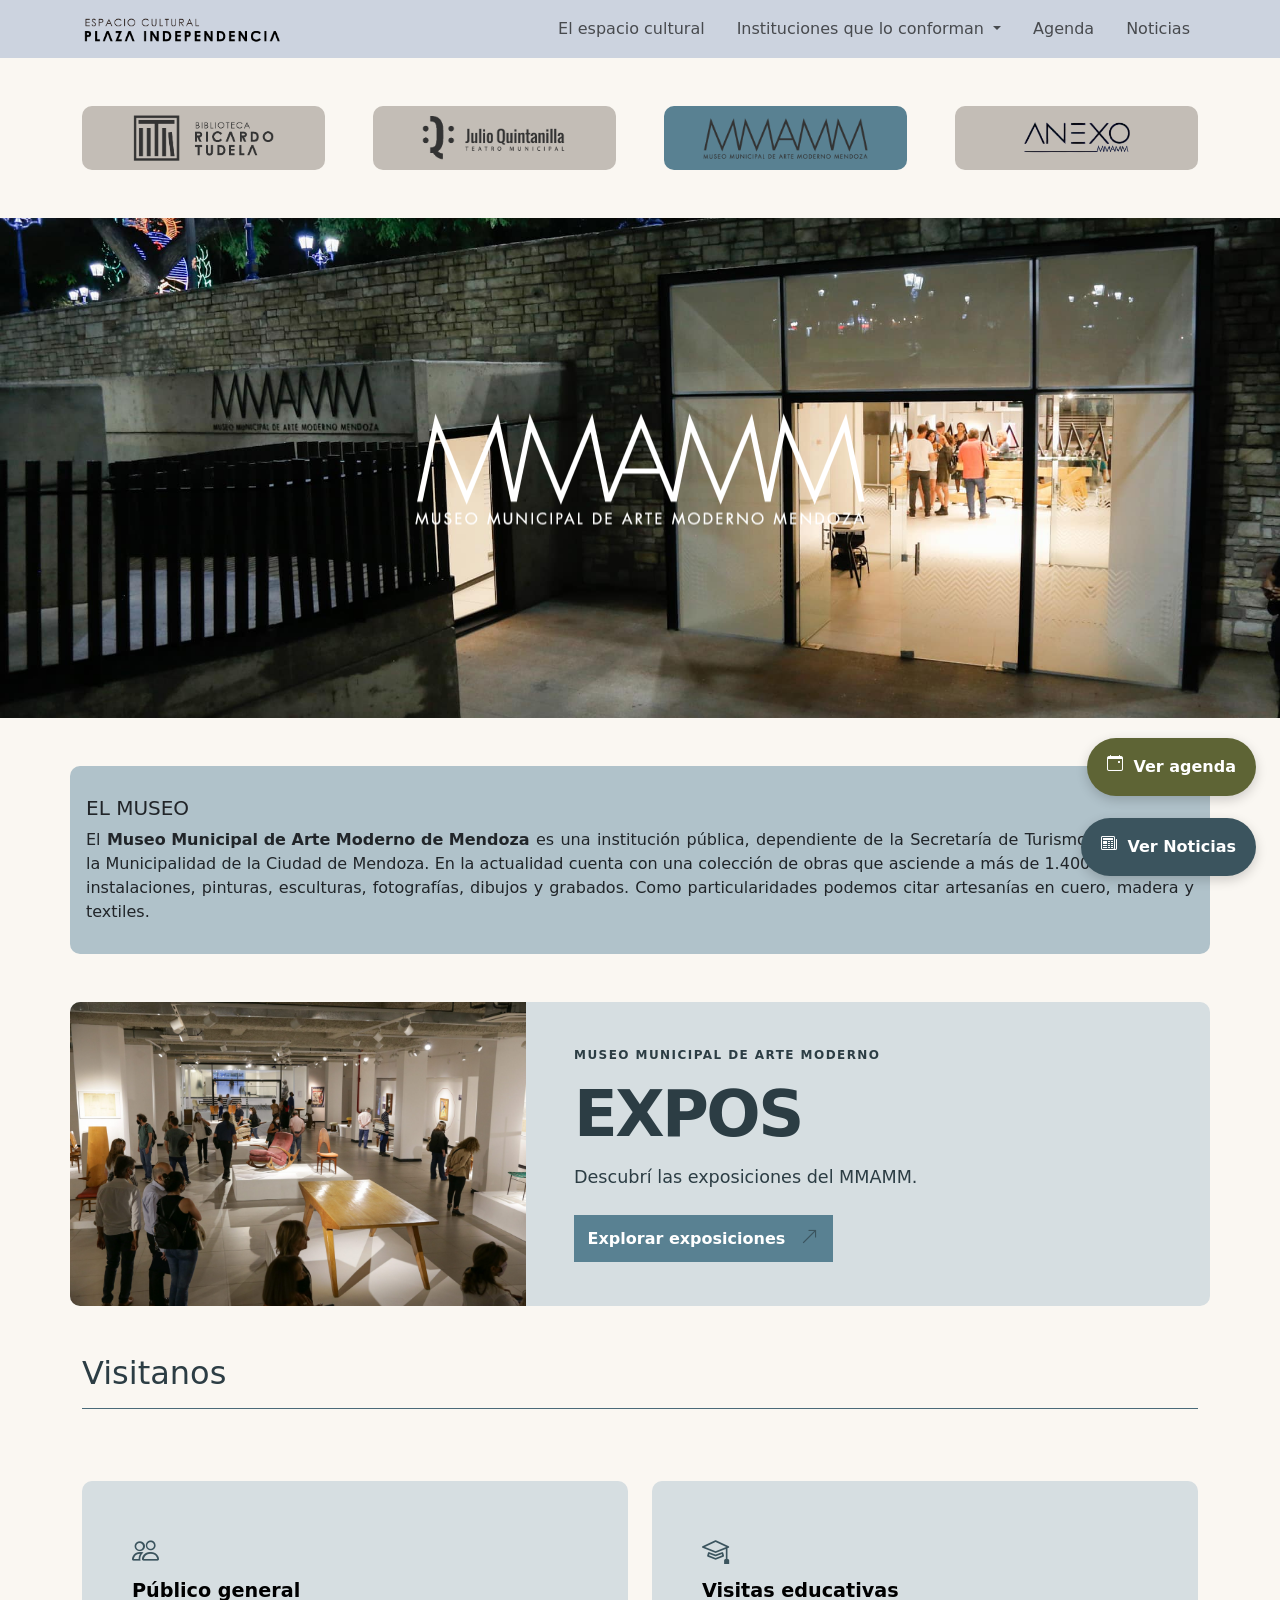
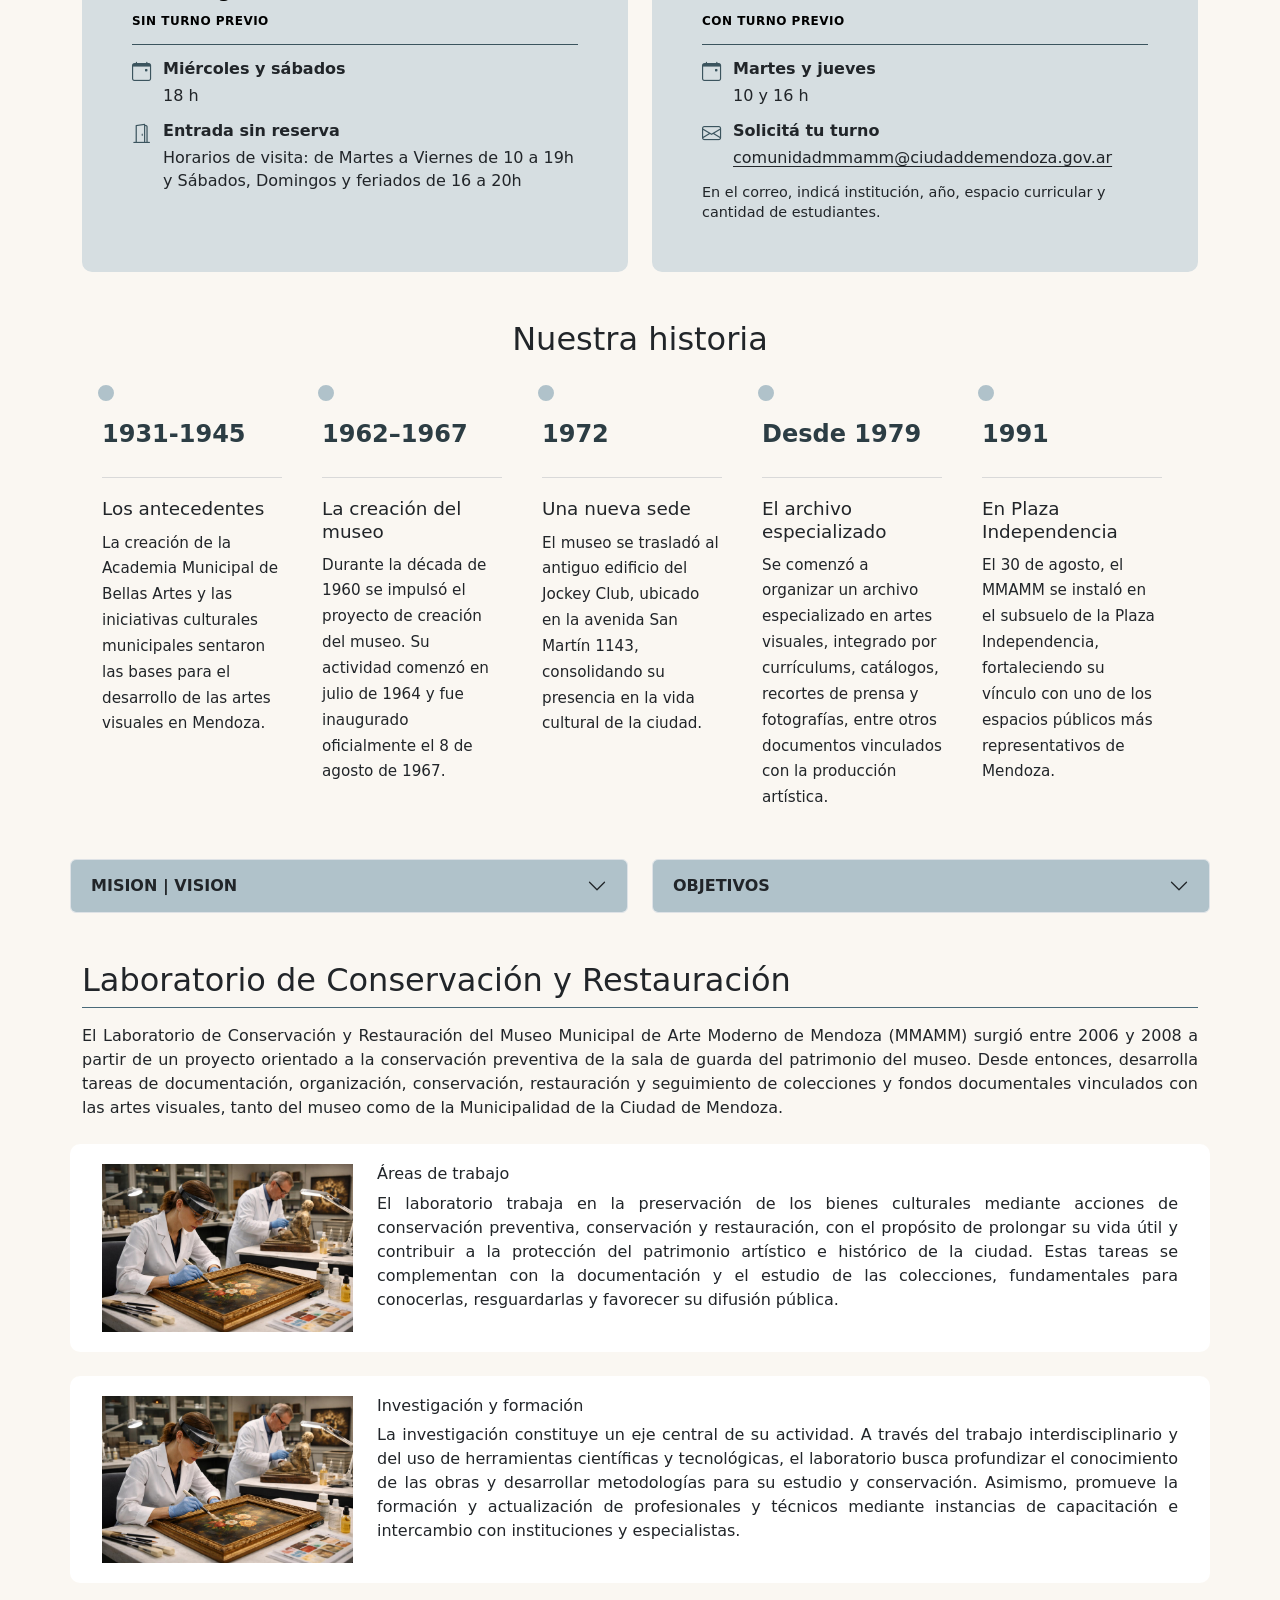
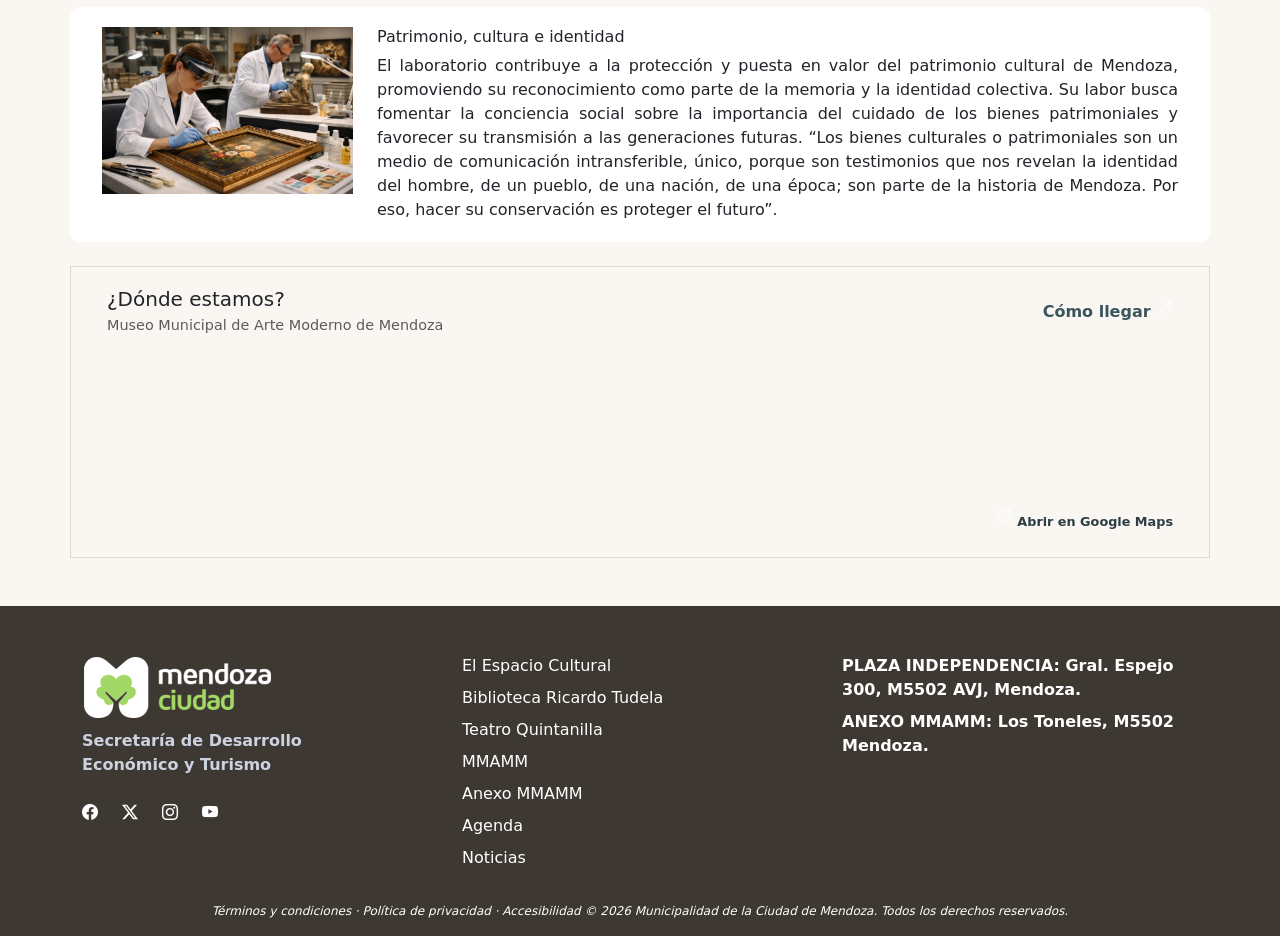
<file: mmamm.html>
<!DOCTYPE html>
<html lang="en">

<head>
    <meta charset="UTF-8">
    <meta name="viewport" content="width=device-width, initial-scale=1.0">
    <title>Museo Municipal de Arte Moderno | Espacio Cultural Plaza Independencia</title>
    <link href="https://cdn.jsdelivr.net/npm/bootstrap@5.3.8/dist/css/bootstrap.min.css" rel="stylesheet"
        integrity="sha384-sRIl4kxILFvY47J16cr9ZwB07vP4J8+LH7qKQnuqkuIAvNWLzeN8tE5YBujZqJLB" crossorigin="anonymous">
    <link rel="stylesheet" href="https://cdn.jsdelivr.net/npm/bootstrap-icons@1.13.1/font/bootstrap-icons.min.css">
    <link rel="stylesheet" href="./style.css">
    <link rel="icon" type="image/png"
      href="./Images/cropped-espacio-cultural-guia-web-11-32x32.png?v=2"
      sizes="32x32">
</head>

<body>
    <!-- NAV-->
    <nav class="navbar navbar-expand-lg">

        <div class="container">

            <!-- LOGO -->
            <a class="navbar-brand" href="./index.html">
                <img src="./Images/logo_plaza.png" alt="Espacio Cultural Ciudad de Mendoza">
            </a>

            <!-- BOTÓN HAMBURGUESA -->
            <button class="navbar-toggler" type="button" data-bs-toggle="collapse" data-bs-target="#menuPrincipal"
                aria-controls="menuPrincipal" aria-expanded="false" aria-label="Abrir menú">

                <span class="navbar-toggler-icon"></span>

            </button>

            <!-- MENÚ -->
            <div class="collapse navbar-collapse" id="menuPrincipal">

                <ul class="navbar-nav ms-auto  gap-1 gap-lg-3">

                    <li class="nav-item">
                        <a class="nav-link" href="./index.html">
                            El espacio cultural
                        </a>
                    </li>

                    <li class="nav-item dropdown">
                        <a class="nav-link dropdown-toggle" href="#" role="button" data-bs-toggle="dropdown"
                            aria-expanded="false">
                            Instituciones que lo conforman
                        </a>

                        <ul class="dropdown-menu">
                            <li>
                                <a class="dropdown-item" href="./biblio.html">
                                    Biblioteca Ricardo Tudela
                                </a>
                            </li>

                            <li>
                                <a class="dropdown-item" href="./teatro.html">
                                    Teatro Quintanilla
                                </a>
                            </li>

                            <li>
                                <a class="dropdown-item" href="./mmamm.html">
                                    MMAMM
                                </a>
                            </li>
                            <li>
                                <a class="dropdown-item" href="#">
                                    ANEXO MMAMM
                                </a>
                            </li>
                        </ul>
                    </li>

                    <li class="nav-item">
                        <a class="nav-link" href="https://turismo.ciudaddemendoza.gob.ar/?_gl=1*h2716c*_ga*MjQzODY1NTY4LjE3MjU0NTI0ODU.*_ga_RZ464H4Y4F*czE3OTMxMTYwOTIkbzUxNCRnMCR0MTc5MzExNjA5MiRqNjAkbDAkaDA.">
                            Agenda
                        </a>
                    </li>

                    <li class="nav-item">
                        <a class="nav-link" href="https://prensa.ciudaddemendoza.gob.ar/?_gl=1%2A1oh9lz9%2A_ga%2AMjQzODY1NTY4LjE3MjU0NTI0ODU.%2A_ga_RZ464H4Y4F%2AczE3OTMxMTYwOTIkbzUxNCRnMCR0MTc5MzExNjA5MiRqNjAkbDAkaDA.">
                            Noticias
                        </a>
                    </li>

                </ul>

            </div>

        </div>

    </nav>
    <!-- BOTONES-->
    <section class="botones container d-flex flex-wrap justify-content-center gap-5 mt-5">
        <a href="./biblio.html" class="btn boton-institucion" id="biblio">
            <img src="./Images/biblio.png">
        </a>
        <a href="./teatro.html" class="btn boton-institucion" id="teatro">
            <img src="./Images/teatro.png">
        </a>
        <a href="./mmamm.html" class="btn boton-institucion activo" id="museo">
            <img src="./Images/museo.png">
        </a>
        <a href="./anexo.html" class="btn boton-institucion" id="anexo">
            <img src="./Images/anexo.png">
        </a>
    </section>

    <!-- HERO-->
    <section class="hero-biblio mt-5 position-relative">
        <img src="./Images/mmamm-blanco.png" id="logoMmamm" class="position-absolute top-50 start-50 translate-middle">
        <img src="./Images/MMAMM-fachada.jpg" id="fotoMmamm">
    </section>

    <!-- DESCRIPCION-->
    <section class="container info-museo mt-5 mb-5 px-3">
        <h5 class="con-cursor">EL MUSEO</h5>
        <div class="descrip-biblio text-justificado con-cursor">El <strong>Museo Municipal de Arte Moderno de Mendoza</strong>
            es una institución pública, dependiente de la Secretaría de Turismo y Cultura de la Municipalidad de la
            Ciudad de Mendoza. En la actualidad cuenta con una colección de obras que asciende a más de 1.400 piezas
            entre instalaciones, pinturas, esculturas, fotografías, dibujos y grabados. Como particularidades podemos
            citar artesanías en cuero, madera y textiles.
        </div>
    </section>

    <!---CALL TO ACTION EXPOS-->
    <section class="container seccion-expos mt-5 mb-5">
        <div class="expos-destacado">

            <div class="expos-imagen">
                <img src="./Images/mmamm-scaled.jpg" alt="Obra de arte en exposición en el MMAMM">
            </div>

            <div class="expos-contenido con-cursor">
                <span class="expos-etiqueta ">MUSEO MUNICIPAL DE ARTE MODERNO</span>

                <h2>EXPOS</h2>

                <p>Descubrí las exposiciones del MMAMM.</p>

                <a href="#exposiciones" class="btn-expos">
                    Explorar exposiciones
                    <i class="bi bi-arrow-up-right"></i>
                </a>
            </div>

        </div>

    </section>


    <!-- AGENDA
    <section class="container mt-5" id="fab-agenda-mmamm">
       
        <div class="row align-items-center encabezado-seccion pb-3">

            <div class="col">
                <h2 class="con-cursor">Agenda | Destacados</h2>
            </div>

            <div class="col text-end">
                <h5 class="con-cursor"><a href="#">Ver más</a></h5>
            </div>

        </div>

      
        <div class="cards-wrapper mt-5">
            <button class="btn btn-light" id="botonScrollLeft">←</button>
            <div class="cards-container">

                <div class="card" style="width: 18rem;">
                    <span class="badge text-bg-secondary tipo">EXPO</span>
                    <span class="badge text-bg-secondary gratis">GRATIS</span>
                    <img src="./Images/unnamed.jpg" class="card-img-top" alt="AGENDA">
                    <div class="card-body">
                        <h6 class="card-title">20 de Octubre | 18 HS</h6>
                        <h5>📍MMAMM</h5>
                        <p class="card-text">RECONSTRUCCIÓN: UN RELATO DE LAS ARTES VISUALES EN MENDOZA</p>
                        <a href="#" class="btn btn-primary btn-verMas">Accedé</a>
                    </div>
                </div>

                <div class="card" style="width: 18rem;">
                    <span class="badge text-bg-secondary tipo">TEATRO</span>
                    <span class="badge text-bg-secondary gratis">GRATIS</span>
                    <img src="./Images/unnamed-1-2048x1366.jpg" class="card-img-top" alt="AGENDA">
                    <div class="card-body">
                        <h6 class="card-title">28 de Octubre | 19 HS</h6>
                        <h5>📍TEATRO QUINTANILLA</h5>
                        <p class="card-text">FESTIVAL DE ESTRENOS DE TEATROS DE LA CIUDAD DE MENDOZA</p>
                        <a href="#" class="btn btn-primary btn-verMas">Accedé</a>
                    </div>
                </div>

                <div class="card" style="width: 18rem;">
                    <span class="badge text-bg-secondary tipo">EXPO</span>
                    <span class="badge text-bg-secondary gratis">GRATIS</span>
                    <img src="./Images/unnamed.jpg" class="card-img-top" alt="AGENDA">
                    <div class="card-body">
                        <h6 class="card-title">20 de Octubre | 18 HS</h6>
                        <h5>📍MMAMM</h5>
                        <p class="card-text">RECONSTRUCCIÓN: UN RELATO DE LAS ARTES VISUALES EN MENDOZA</p>
                        <a href="#" class="btn btn-primary btn-verMas">Accedé</a>
                    </div>
                </div>

                <div class="card" style="width: 18rem;">
                    <span class="badge text-bg-secondary tipo">TEATRO</span>
                    <span class="badge text-bg-secondary gratis">GRATIS</span>
                    <img src="./Images/unnamed-1-2048x1366.jpg" class="card-img-top" alt="AGENDA">
                    <div class="card-body">
                        <h6 class="card-title">28 de Octubre | 19 HS</h6>
                        <h5>📍TEATRO QUINTANILLA</h5>
                        <p class="card-text">FESTIVAL DE ESTRENOS DE TEATROS DE LA CIUDAD DE MENDOZA</p>
                        <a href="#" class="btn btn-primary btn-verMas">Accedé</a>
                    </div>
                </div>

                <div class="card" style="width: 18rem;">
                    <span class="badge text-bg-secondary tipo">EXPO</span>
                    <span class="badge text-bg-secondary gratis">GRATIS</span>
                    <img src="./Images/unnamed.jpg" class="card-img-top" alt="AGENDA">
                    <div class="card-body">
                        <h6 class="card-title">20 de Octubre | 18 HS</h6>
                        <h5>📍MMAMM</h5>
                        <p class="card-text">RECONSTRUCCIÓN: UN RELATO DE LAS ARTES VISUALES EN MENDOZA</p>
                        <a href="#" class="btn btn-primary btn-verMas">Accedé</a>
                    </div>
                </div>

                <div class="card" style="width: 18rem;">
                    <span class="badge text-bg-secondary tipo">TEATRO</span>
                    <span class="badge text-bg-secondary gratis">GRATIS</span>
                    <img src="./Images/unnamed-1-2048x1366.jpg" class="card-img-top" alt="AGENDA">
                    <div class="card-body">
                        <h6 class="card-title">28 de Octubre | 19 HS</h6>
                        <h5>📍TEATRO QUINTANILLA</h5>
                        <p class="card-text">FESTIVAL DE ESTRENOS DE TEATROS DE LA CIUDAD DE MENDOZA</p>
                        <a href="#" class="btn btn-primary btn-verMas">Accedé</a>
                    </div>
                </div>

                <div class="card" style="width: 18rem;">
                    <span class="badge text-bg-secondary tipo">EXPO</span>
                    <span class="badge text-bg-secondary gratis">GRATIS</span>
                    <img src="./Images/unnamed.jpg" class="card-img-top" alt="AGENDA">
                    <div class="card-body">
                        <h6 class="card-title">20 de Octubre | 18 HS</h6>
                        <h5>📍MMAMM</h5>
                        <p class="card-text">RECONSTRUCCIÓN: UN RELATO DE LAS ARTES VISUALES EN MENDOZA</p>
                        <a href="#" class="btn btn-primary btn-verMas">Accedé</a>
                    </div>
                </div>
            </div>
            <button class="btn btn-light" id="botonScrollRight">→</button>
        </div>
    </section>-->

    <!-- VISITAS MMAMM -->
    <section class="container visitas-mmamm my-5 mt-5">
        <h2 class="encabezado-seccion pb-3 con-cursor">Visitanos</h2>

        <div class="row g-4 justify-content-center mt-5">
            <!-- CARD: PÚBLICO GENERAL -->
            <div class="col-12 col-md-6">
                <article class="card card-visita-mmamm card-publico h-100">
                    <div class="card-body p-4 con-cursor">

                        <i class="bi bi-people icono-visita-mmamm"></i>

                        <h3 class="h4 mt-3">Público general</h3>
                        <span class="etiqueta-visita">SIN TURNO PREVIO</span>

                        <hr>

                        <div class="dato-visita-mmamm">
                            <i class="bi bi-calendar-event"></i>
                            <div>
                                <strong>Miércoles y sábados</strong>
                                <p>18 h</p>
                            </div>
                        </div>

                        <div class="dato-visita-mmamm mt-3">
                            <i class="bi bi-door-open"></i>
                            <div>
                                <strong>Entrada sin reserva</strong>
                                <p>Horarios de visita: de Martes a Viernes de 10 a 19h y Sábados, Domingos y feriados de
                                    16 a 20h</p>
                            </div>
                        </div>

                    </div>
                </article>
            </div>

            <!-- CARD: VISITAS EDUCATIVAS -->
            <div class="col-12 col-md-6">
                <article class="card card-visita-mmamm card-educativas h-100">
                    <div class="card-body p-4 con-cursor">

                        <i class="bi bi-mortarboard icono-visita-mmamm"></i>

                        <h3 class="h4 mt-3">Visitas educativas</h3>
                        <span class="etiqueta-visita">CON TURNO PREVIO</span>

                        <hr>

                        <div class="dato-visita-mmamm">
                            <i class="bi bi-calendar-event"></i>
                            <div>
                                <strong>Martes y jueves</strong>
                                <p>10 y 16 h</p>
                            </div>
                        </div>

                        <div class="dato-visita-mmamm mt-3">
                            <i class="bi bi-envelope"></i>
                            <div>
                                <strong>Solicitá tu turno</strong>
                                <p>
                                    <a href="mailto:comunidadmmamm@ciudaddemendoza.gov.ar" class="mail-museo">
                                        comunidadmmamm@ciudaddemendoza.gov.ar
                                    </a>
                                </p>
                            </div>
                        </div>

                        <p class="aclaracion-visita mt-3">
                            En el correo, indicá institución, año, espacio curricular
                            y cantidad de estudiantes.
                        </p>

                    </div>
                </article>
            </div>



        </div>


    </section>

    <!-- HITOS-->
    <section class="container hitos historia-mmam mt-5 mb-5">

        <h2 class="text-center pb-3 con-cursor">Nuestra historia</h2>

        <div class="linea-tiempo-horizontal">

            <!-- Hito 1 -->
            <article class="hito-horizontal">
                <div class="hito-marca">
                    <span>1931-1945</span>
                </div>

                <div class="hito-texto">
                    <h3>Los antecedentes</h3>
                    <p>
                        La creación de la Academia Municipal de Bellas Artes
                        y las iniciativas culturales municipales sentaron
                        las bases para el desarrollo de las artes visuales
                        en Mendoza.
                    </p>
                </div>
            </article>

            <!-- Hito 2 -->
            <article class="hito-horizontal">
                <div class="hito-marca">
                    <span>1962–1967</span>
                </div>

                <div class="hito-texto">
                    <h3>La creación del museo</h3>
                    <p>
                        Durante la década de 1960 se impulsó el proyecto
                        de creación del museo. Su actividad comenzó en
                        julio de 1964 y fue inaugurado oficialmente el
                        8 de agosto de 1967.
                    </p>
                </div>
            </article>

            <!-- Hito 3 -->
            <article class="hito-horizontal">
                <div class="hito-marca">
                    <span>1972</span>
                </div>

                <div class="hito-texto">
                    <h3>Una nueva sede</h3>
                    <p>
                        El museo se trasladó al antiguo edificio del
                        Jockey Club, ubicado en la avenida San Martín 1143,
                        consolidando su presencia en la vida cultural
                        de la ciudad.
                    </p>
                </div>
            </article>

            <!-- Hito 4 -->
            <article class="hito-horizontal">
                <div class="hito-marca">
                    <span>Desde 1979</span>
                </div>

                <div class="hito-texto">
                    <h3>El archivo especializado</h3>
                    <p>
                        Se comenzó a organizar un archivo especializado
                        en artes visuales, integrado por currículums,
                        catálogos, recortes de prensa y fotografías,
                        entre otros documentos vinculados con la
                        producción artística.
                    </p>
                </div>
            </article>

            <!-- Hito 5 -->
            <article class="hito-horizontal">
                <div class="hito-marca">
                    <span>1991</span>
                </div>

                <div class="hito-texto">
                    <h3>En Plaza Independencia</h3>
                    <p>
                        El 30 de agosto, el MMAMM se instaló en el
                        subsuelo de la Plaza Independencia, fortaleciendo
                        su vínculo con uno de los espacios públicos
                        más representativos de Mendoza.
                    </p>
                </div>
            </article>

            <!-- Hito 6 -->
            <article class="hito-horizontal">
                <div class="hito-marca">
                    <span>2007</span>
                </div>

                <div class="hito-texto">
                    <h3>Reorganización del archivo</h3>
                    <p>
                        Se impulsó un proyecto de reorganización de
                        las colecciones documentales para favorecer
                        su conservación y facilitar la investigación
                        sobre la historia del arte.
                    </p>
                </div>
            </article>

            <!-- Hito 7 -->
            <article class="hito-horizontal">
                <div class="hito-marca">
                    <span>2011</span>
                </div>

                <div class="hito-texto">
                    <h3>Una nueva etapa</h3>
                    <p>
                        El archivo avanzó en su organización y
                        equipamiento, fortaleciendo las condiciones
                        para la consulta, la investigación y la
                        preservación de la memoria artística local.
                    </p>
                </div>
            </article>

            <!-- Hito 8 -->
            <article class="hito-horizontal">
                <div class="hito-marca">
                    <span>2018</span>
                </div>

                <div class="hito-texto">
                    <h3>El Anexo MMAMM</h3>
                    <p>
                        La apertura del Anexo MMAMM en el Parque Central
                        amplió los espacios de encuentro y participación
                        cultural, acercando nuevas propuestas artísticas
                        a la comunidad.
                    </p>
                </div>
            </article>

        </div>
    </section>
    <!-- MISION VISION-->
    <section class="container mt-5">
        <div class="row">
            <div class="col-sm-6 mb-3 mb-sm-0 columna-mision ">
                <div class="accordion" id="accordionMision">
                    <div class="accordion-item">
                        <h2 class="accordion-header">
                            <button class="accordion-button collapsed museo-color" type="button"
                                data-bs-toggle="collapse" data-bs-target="#collapseMision" aria-expanded="false"
                                aria-controls="collapseMision">
                                <strong>MISION | VISION</strong>
                            </button>
                        </h2>
                        <div id="collapseMision" class="accordion-collapse collapse con-cursor"
                            data-bs-parent="#accordionMision">
                            <div class="accordion-body">
                                El MMAMM se suma a los debates contemporáneos de la museología latinoamericana,
                                repensando el rol del museo en su contexto actual. Su misión es reunir, conservar,
                                investigar y difundir las artes visuales de Mendoza, promoviendo un espacio de reflexión
                                crítica y práctica artística en estrecho vínculo con la comunidad. A través de la
                                educación, el intercambio y la participación, busca garantizar el acceso igualitario a
                                la cultura como un derecho humano fundamental.
                                Aspira a consolidarse como un espacio articulador entre las comunidades, las expresiones
                                artísticas, la historia del arte local y su entorno, impulsando el pensamiento estético
                                situado y generando nuevas formas de encuentro con el arte. Para ello, busca superar las
                                barreras simbólicas que dificultan el acceso a la experiencia artística, promoviendo el
                                diálogo, la participación y la construcción colectiva de la cultura.
                            </div>
                        </div>
                    </div>

                </div>
            </div>
            <div class="col-sm-6 mb-3 mb-sm-0 columna-vision">
                <div class="accordion" id="accordionVision">
                    <div class="accordion-item">
                        <h2 class="accordion-header">
                            <button class="accordion-button collapsed museo-color-2" type="button"
                                data-bs-toggle="collapse" data-bs-target="#collapseVision" aria-expanded="false"
                                aria-controls="collapseVision">
                                <strong>OBJETIVOS</strong>
                            </button>
                        </h2>
                        <div id="collapseVision" class="accordion-collapse collapse con-cursor"
                            data-bs-parent="#accordionVision">
                            <div class="accordion-body">
                                El MMAMM busca consolidarse como un espacio de diálogo, encuentro, reflexión y
                                construcción colectiva de conocimiento, promoviendo la accesibilidad, la equidad
                                cultural, la inclusión social y la sustentabilidad. Para ello, propone acercar el museo,
                                su colección y su historia a todos los públicos, garantizando la participación activa de
                                la comunidad y desarrollando programas educativos y actividades que fomenten el
                                intercambio de saberes y el vínculo con las prácticas artísticas locales.
                                Asimismo, se propone reconocer, visibilizar y legitimar las producciones de la comunidad
                                artística mendocina; conservar, difundir e incrementar las obras de su colección; y
                                ampliar y democratizar el acceso al archivo documental para su consulta pública. También
                                busca fortalecer las estrategias de cooperación e intercambio con artistas,
                                instituciones y otros espacios culturales, generando nuevas oportunidades de
                                participación, aprendizaje y desarrollo cultural.
                            </div>
                        </div>
                    </div>

                </div>
            </div>
        </div>

    </section>

    <!-- LABORATORIO-->
    <section class="container laboratorio-seccion mt-5">
        <div class="col encabezado-seccion">
            <h2 class="con-cursor">Laboratorio de Conservación y Restauración</h2>
        </div>
        <div class="col text-justificado con-cursor mt-3">El Laboratorio de Conservación y Restauración
            del
            Museo Municipal de Arte Moderno de Mendoza (MMAMM) surgió entre 2006 y 2008 a partir de un proyecto
            orientado a la conservación preventiva de la sala de guarda del patrimonio del museo. Desde entonces,
            desarrolla tareas de documentación, organización, conservación, restauración y seguimiento de
            colecciones y fondos documentales vinculados con las artes visuales, tanto del museo como de la
            Municipalidad de la Ciudad de Mendoza.
        </div>

        <div class="row mt-4 align-items-start descrip-lab">
            <div class="col-12 col-sm-3 mb-3 mb-sm-0">
                <img src="./Images/lab-1.jpg" alt="laborario" class="img-fluid">
            </div>
            <div class="col-12 col-sm-9">
                <h6 class="con-cursor">Áreas de trabajo</h6>
                <div class="text-justificado con-cursor">El laboratorio trabaja en la preservación de los
                    bienes culturales mediante acciones de conservación preventiva, conservación y restauración, con el
                    propósito de prolongar su vida útil y contribuir a la protección del patrimonio artístico e
                    histórico de
                    la ciudad. Estas tareas se complementan con la documentación y el estudio de las colecciones,
                    fundamentales para conocerlas, resguardarlas y favorecer su difusión pública.
                </div>
            </div>
        </div>
        <div class="row mt-4 align-items-start descrip-lab">
            <div class="col-12 col-sm-3 mb-3 mb-sm-0">
                <img src="./Images/lab-1.jpg" alt="laboratorio" class="img-fluid">
            </div>
            <div class="col-12 col-sm-9">
                <h6 class="con-cursor">Investigación y formación</h6>
                <div class="descrip-biblio text-justificado con-cursor">La investigación constituye un eje central de su
                    actividad. A través del trabajo interdisciplinario y del uso de herramientas científicas y
                    tecnológicas,
                    el laboratorio busca profundizar el conocimiento de las obras y desarrollar metodologías para su
                    estudio
                    y conservación. Asimismo, promueve la formación y actualización de profesionales y técnicos mediante
                    instancias de capacitación e intercambio con instituciones y especialistas.
                </div>
            </div>
        </div>
        <div class="row mt-4 align-items-start descrip-lab">
            <div class="col-12 col-sm-3 mb-3 mb-sm-0">
                <img src="./Images/lab-1.jpg" alt="laboratorio" class="img-fluid">
            </div>
            <div class="col-12 col-sm-9">
                <h6 class="con-cursor">Patrimonio, cultura e identidad</h6>
                <div class="descrip-biblio text-justificado con-cursor">El laboratorio contribuye a la protección y
                    puesta
                    en valor del patrimonio cultural de Mendoza, promoviendo su reconocimiento como parte de la memoria
                    y la
                    identidad colectiva. Su labor busca fomentar la conciencia social sobre la importancia del cuidado
                    de
                    los bienes patrimoniales y favorecer su transmisión a las generaciones futuras.
                    “Los bienes culturales o patrimoniales son un medio de comunicación intransferible, único, porque
                    son
                    testimonios que nos revelan la identidad del hombre, de un pueblo, de una nación, de una época; son
                    parte de la historia de Mendoza. Por eso, hacer su conservación es proteger el futuro”.
                </div>
            </div>
        </div>

    </section>

    <!-- UBICACIÓN -->
    <div class=" container mapa-mmamm mt-4">

        <div class="mapa-mmamm-info">
            <div>
                <h3 class="h5 mb-1">¿Dónde estamos?</h3>
                <p class="mb-0">Museo Municipal de Arte Moderno de Mendoza</p>
            </div>

            <a class="enlace-mapa-mmamm"
                href="https://www.google.com/maps/search/?api=1&query=Museo+Municipal+de+Arte+Moderno+de+Mendoza"
                target="_blank" rel="noopener noreferrer">
                Cómo llegar
                <i class="bi bi-arrow-up-right"></i>
            </a>
        </div>

        <a class="miniatura-mapa-mmamm"
            href="https://www.google.com/maps/search/?api=1&query=Museo+Municipal+de+Arte+Moderno+de+Mendoza"
            target="_blank" rel="noopener noreferrer"
            aria-label="Abrir ubicación del Museo Municipal de Arte Moderno de Mendoza en Google Maps">

            <iframe title="Ubicación del Museo Municipal de Arte Moderno de Mendoza"
                src="https://maps.google.com/maps?q=Museo%20Municipal%20de%20Arte%20Moderno%20de%20Mendoza&t=&z=16&ie=UTF8&iwloc=&output=embed"
                loading="lazy" referrerpolicy="no-referrer-when-downgrade">
            </iframe>

            <span class="indicacion-mapa-mmamm">
                <i class="bi bi-box-arrow-up-right"></i>
                Abrir en Google Maps
            </span>

        </a>

    </div>

    <!-- NOTICIAS
    <section class="container mt-5">
        
        <div class="row align-items-center encabezado-seccion pb-3">

            <div class="col">
                <h2 class="con-cursor">Noticias</h2>
            </div>

            <div class="col text-end">
                <h5 class="con-cursor"> <a href="#">Ver más</a></h5>
            </div>

        </div>

       
        <div class="cards-wrapper mt-5">
            <button class="btn btn-light" id="botonScrollLeftNews">←</button>
            <div class="cards-container news-container">

                <div class="card noticia-card" style="width: 24rem;">
                    <img src="./Images/unnamed-1-2048x1366.jpg" class="card-img-top" alt="noticias">
                    <div class="card-body">
                        <h6 class="card-title">20 de Agosto, 2026</h6>
                        <h5 class="card-title">Los chicos podrán sumarse al programa «Valija de Restauro» en el MMAMM
                        </h5>
                        <p class="card-text">Lorem ipsum dolor sit amet, consectetur adipiscing elit. Sed do eiusmod
                            tempor incididunt ut labore et dolore magna aliqua.</p>
                        <a href="#" class="btn btn-primary btn-verMas">Leer</a>
                    </div>
                </div>

                <div class="card noticia-card" style="width: 24rem;">
                    <img src="./Images/unnamed-1-2048x1366.jpg" class="card-img-top" alt="noticias">
                    <div class="card-body">
                        <h6 class="card-title">20 de Agosto, 2026</h6>
                        <h5 class="card-title">Los chicos podrán sumarse al programa «Valija de Restauro» en el MMAMM
                        </h5>
                        <p class="card-text">Lorem ipsum dolor sit amet, consectetur adipiscing elit. Sed do eiusmod
                            tempor incididunt ut labore et dolore magna aliqua.</p>
                        <a href="#" class="btn btn-primary btn-verMas">Leer</a>
                    </div>
                </div>

                <div class="card noticia-card" style="width: 24rem;">
                    <img src="./Images/unnamed-1-2048x1366.jpg" class="card-img-top" alt="noticias">
                    <div class="card-body">
                        <h6 class="card-title">20 de Agosto, 2026</h6>
                        <h5 class="card-title">Los chicos podrán sumarse al programa «Valija de Restauro» en el MMAMM
                        </h5>
                        <p class="card-text">Lorem ipsum dolor sit amet, consectetur adipiscing elit. Sed do eiusmod
                            tempor incididunt ut labore et dolore magna aliqua.</p>
                        <a href="#" class="btn btn-primary btn-verMas">Leer</a>
                    </div>
                </div>

                <div class="card noticia-card" style="width: 24rem;">
                    <img src="./Images/unnamed-1-2048x1366.jpg" class="card-img-top" alt="noticias">
                    <div class="card-body">
                        <h6 class="card-title">20 de Agosto, 2026</h6>
                        <h5 class="card-title">Los chicos podrán sumarse al programa «Valija de Restauro» en el MMAMM
                        </h5>
                        <p class="card-text">Lorem ipsum dolor sit amet, consectetur adipiscing elit. Sed do eiusmod
                            tempor incididunt ut labore et dolore magna aliqua.</p>
                        <a href="#" class="btn btn-primary btn-verMas">Leer</a>
                    </div>
                </div>

                <div class="card noticia-card" style="width: 24rem;">
                    <img src="./Images/unnamed-1-2048x1366.jpg" class="card-img-top" alt="noticias">
                    <div class="card-body">
                        <h6 class="card-title">20 de Agosto, 2026</h6>
                        <h5 class="card-title">Los chicos podrán sumarse al programa «Valija de Restauro» en el MMAMM
                        </h5>
                        <p class="card-text">Lorem ipsum dolor sit amet, consectetur adipiscing elit. Sed do eiusmod
                            tempor incididunt ut labore et dolore magna aliqua.</p>
                        <a href="#" class="btn btn-primary btn-verMas">Leer</a>
                    </div>
                </div>

            </div>
            <button class="btn btn-light" id="botonScrollRightNews">→</button>
        </div>


    </section>-->


    <!-- FOOTER-->
    <section class="footer">
        <div class="container mt-5 pt-5 ">
            <div class="row g-4">
                <div class="col-12 col-md-4 d-flex flex-column gap-2 primer-columna">
                    <div class="d-flex align-items-start logo"> <a href="https://ciudaddemendoza.gob.ar/">
                            <img src="./Images/logo-footer.png"></a></div>
                    <div>
                        <p class="con-cursor"> Secretaría de Desarrollo<br>
                            Económico y Turismo</p>
                    </div>
                    <div class="d-flex gap-4">
                        <a href="#"><i class="bi bi-facebook"></i></a>
                        <a href="#"><i class="bi bi-twitter-x"></i></a>
                        <a href="#"><i class="bi bi-instagram"></i></a>
                        <a href="#"><i class="bi bi-youtube"></i></a>
                    </div>
                </div>
                <div class="col-12 col-md-4 seg-columna">
                    <ul class="d-flex flex-column gap-2 ps-0 lista-footer">
                        <li><a href="./index.html">El Espacio Cultural</a></li>
                        <li><a href="#">Biblioteca Ricardo Tudela</a></li>
                        <li><a href="#">Teatro Quintanilla</a></li>
                        <li><a href="#">MMAMM</a></li>
                        <li><a href="#">Anexo MMAMM</a></li>
                        <li><a href="https://turismo.ciudaddemendoza.gob.ar/?_gl=1*29hf6q*_ga*MTQ0ODc3NzI2OS4xNzkzMTk0ODcz*_ga_RZ464H4Y4F*czE3OTMxOTQ4NzMkbzEkZzAkdDE3OTMxOTQ4NzMkajYwJGwwJGgw">Agenda</a></li>
                        <li><a href="https://prensa.ciudaddemendoza.gob.ar/category/cultura/">Noticias</a></li>
                    </ul>
                </div>
                <div class="col-12 col-md-4 ultima-columna d-flex flex-column gap-2">
                    <a href="https://maps.app.goo.gl/zgojBtVhEWFS6HjY7" class="ubicacion con-cursor">PLAZA
                        INDEPENDENCIA:
                        Gral. Espejo 300, M5502 AVJ, Mendoza.</a>

                    <a href="https://maps.app.goo.gl/9WfLoG5feZ7c93DFA" class="ubicacion con-cursor"> ANEXO MMAMM:
                        Los Toneles, M5502 Mendoza.</a>

                </div>
            </div>
            <div class="row piso-footer pt-3 pb-3">
                <div class="col-12 con-cursor">Términos y condiciones · Política de privacidad · Accesibilidad
                    © 2026 Municipalidad de la Ciudad de Mendoza. Todos los derechos reservados.
                </div>
            </div>
        </div>


    </section>

    <script src="https://cdn.jsdelivr.net/npm/bootstrap@5.3.8/dist/js/bootstrap.bundle.min.js"></script>
    <script src="./script.js"></script>

    <!-- BOTÓN FLOTANTE AGENDA -->
    <a href="https://turismo.ciudaddemendoza.gob.ar/?_gl=1*29hf6q*_ga*MTQ0ODc3NzI2OS4xNzkzMTk0ODcz*_ga_RZ464H4Y4F*czE3OTMxOTQ4NzMkbzEkZzAkdDE3OTMxOTQ4NzMkajYwJGwwJGgw"
        class="boton-flotante-teatro-agenda" aria-label="Ver agenda cultural">
        <i class="bi bi-calendar-event"></i>
        <span>Ver agenda</span>
    </a>

    <!-- BOTÓN FLOTANTE NOTICIAS -->
    <a href="https://prensa.ciudaddemendoza.gob.ar/category/cultura/"
        class="boton-flotante-noticias" aria-label="Ver agenda cultural">
       <i class="bi bi-newspaper"></i>
        <span>Ver Noticias</span>
    </a>


</body>

</html>
</file>
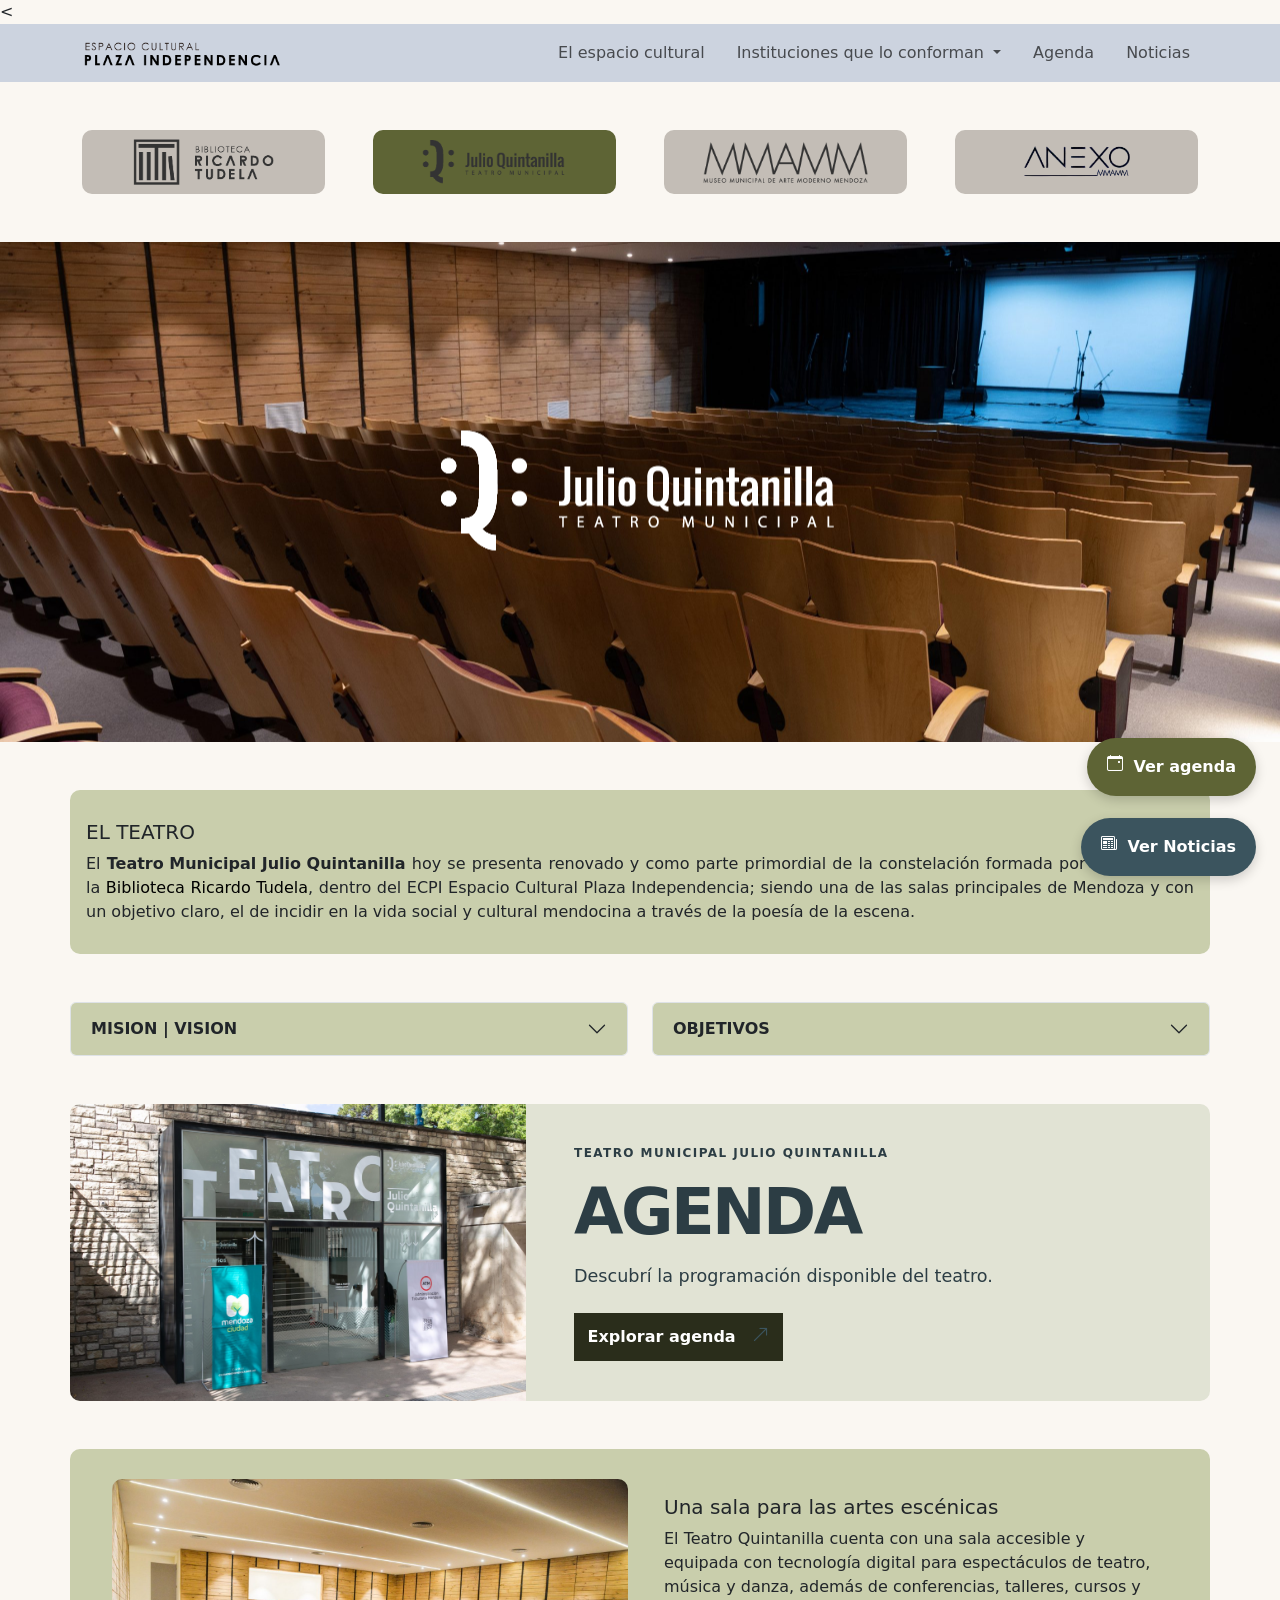
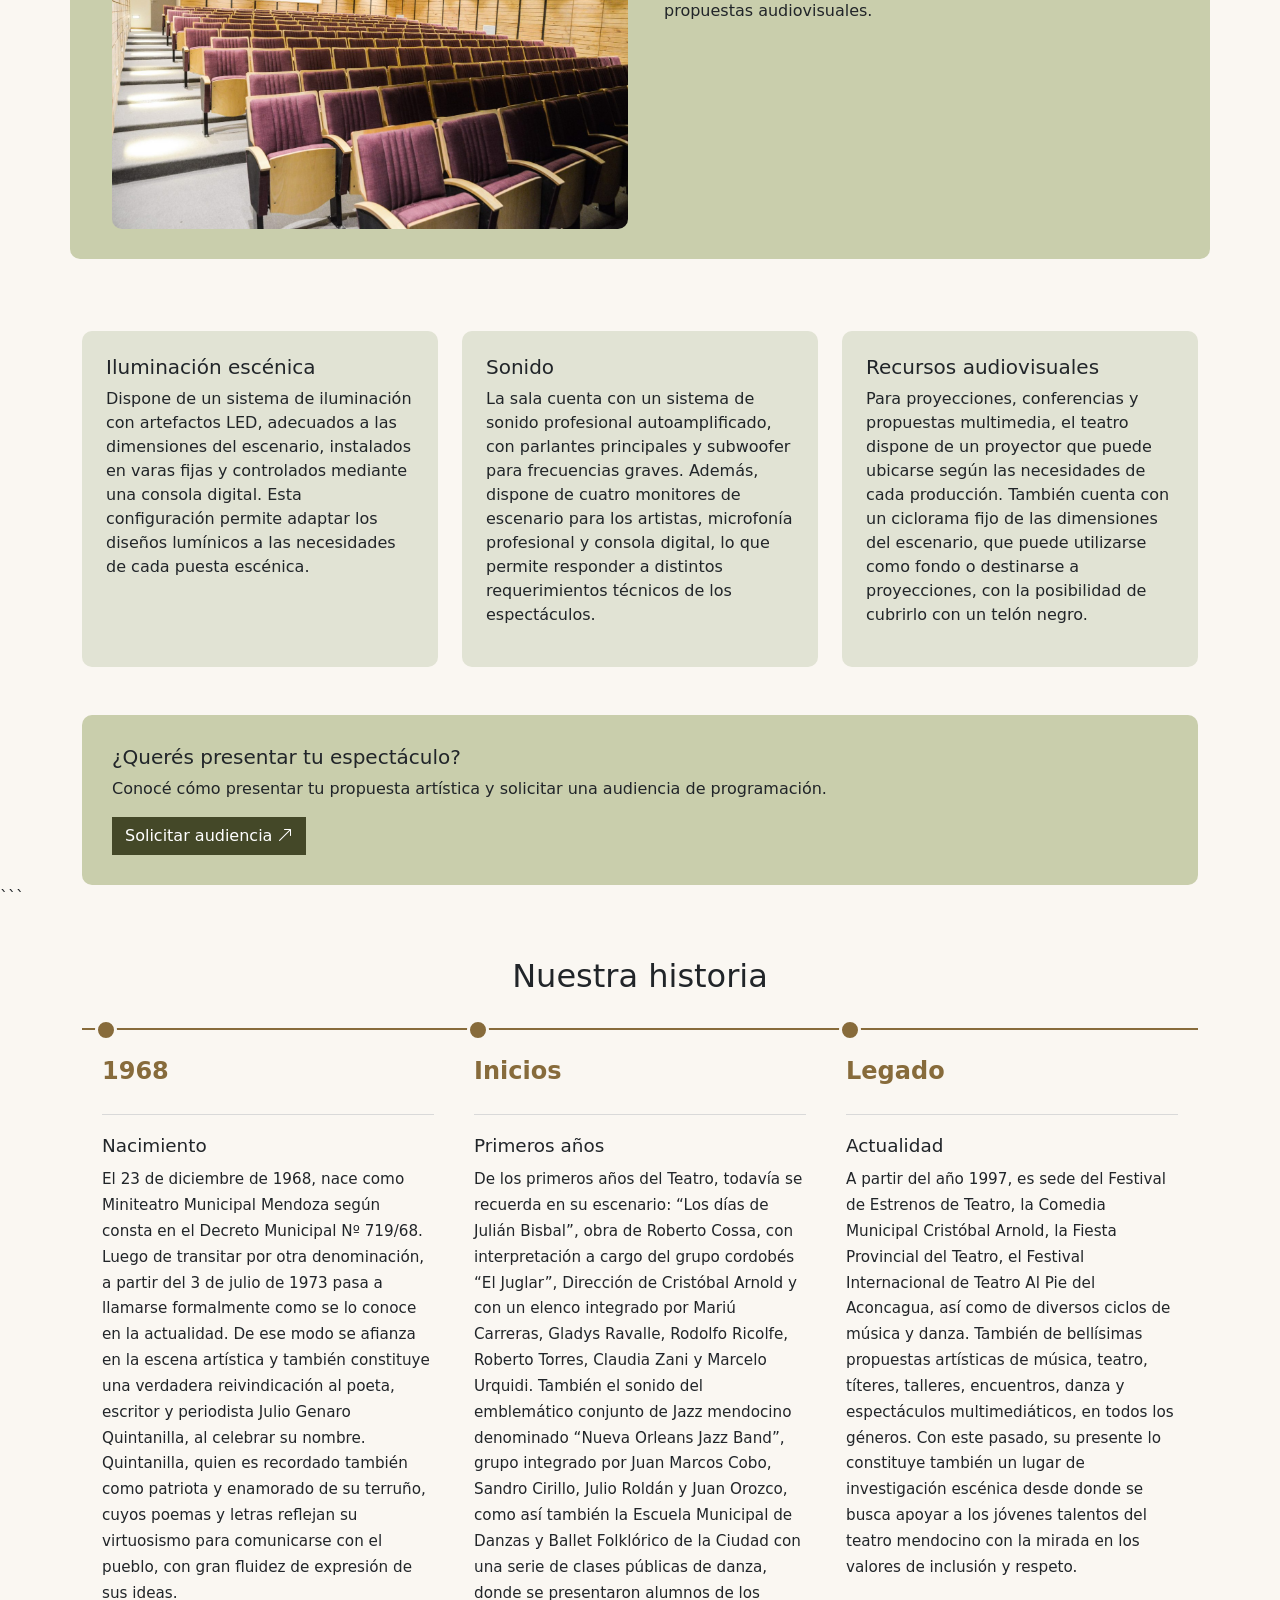
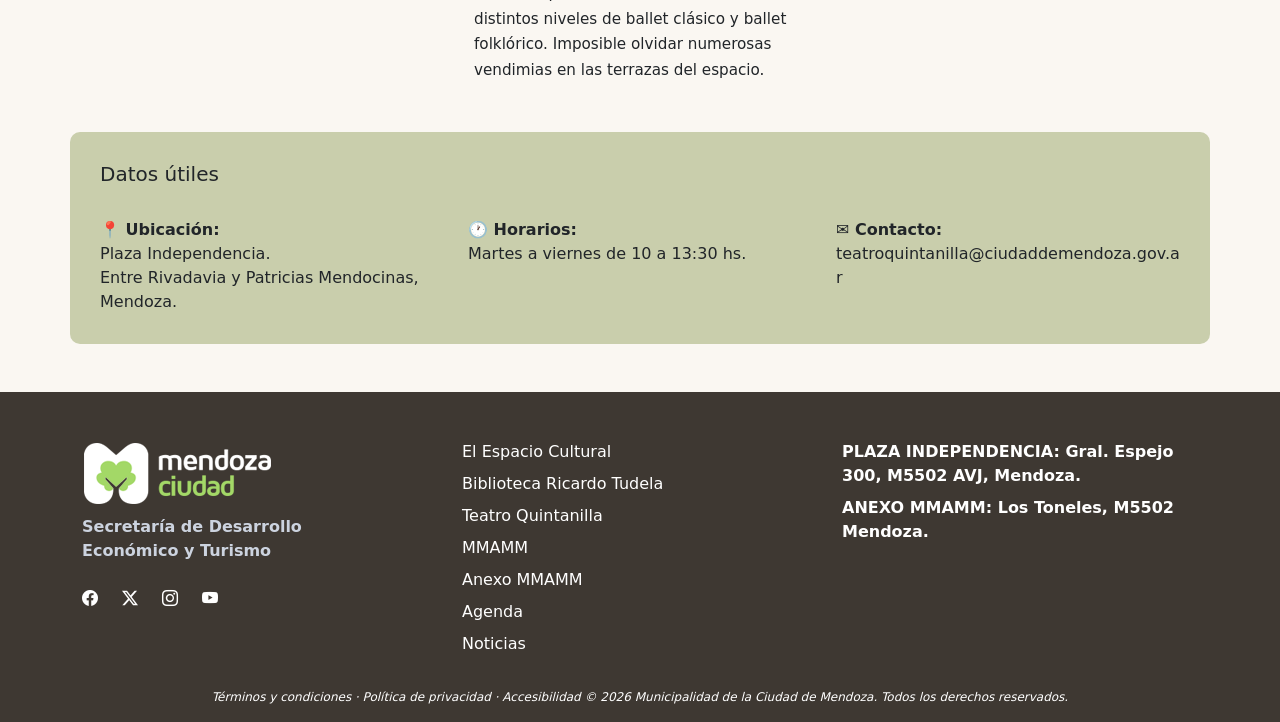
<file: teatro.html>
<!DOCTYPE html>
<html lang="en">

<head>
    <meta charset="UTF-8">
    <meta name="viewport" content="width=device-width, initial-scale=1.0">
    <title>Teatro Municipal Julio Quintanilla | Espacio Cultural Plaza Independencia</title>
    <link href="https://cdn.jsdelivr.net/npm/bootstrap@5.3.8/dist/css/bootstrap.min.css" rel="stylesheet"
        integrity="sha384-sRIl4kxILFvY47J16cr9ZwB07vP4J8+LH7qKQnuqkuIAvNWLzeN8tE5YBujZqJLB" crossorigin="anonymous">
    <link rel="stylesheet" href="https://cdn.jsdelivr.net/npm/bootstrap-icons@1.13.1/font/bootstrap-icons.min.css">
    <link rel="stylesheet" href="./style.css">
    <<link rel="icon" type="image/png"
      href="./Images/cropped-espacio-cultural-guia-web-11-32x32.png?v=2"
      sizes="32x32">
</head>

<body>
    <!-- NAV-->
    <nav class="navbar navbar-expand-lg">

        <div class="container">

            <!-- LOGO -->
            <a class="navbar-brand" href="./index.html">
                <img src="./Images/logo_plaza.png" alt="Espacio Cultural Ciudad de Mendoza">
            </a>

            <!-- BOTÓN HAMBURGUESA -->
            <button class="navbar-toggler" type="button" data-bs-toggle="collapse" data-bs-target="#menuPrincipal"
                aria-controls="menuPrincipal" aria-expanded="false" aria-label="Abrir menú">

                <span class="navbar-toggler-icon"></span>

            </button>

            <!-- MENÚ -->
            <div class="collapse navbar-collapse" id="menuPrincipal">

                <ul class="navbar-nav ms-auto  gap-1 gap-lg-3">

                    <li class="nav-item">
                        <a class="nav-link" href="./index.html">
                            El espacio cultural
                        </a>
                    </li>

                    <li class="nav-item dropdown">
                        <a class="nav-link dropdown-toggle" href="#" role="button" data-bs-toggle="dropdown"
                            aria-expanded="false">
                            Instituciones que lo conforman
                        </a>

                        <ul class="dropdown-menu">
                            <li>
                                <a class="dropdown-item" href="./biblio.html">
                                    Biblioteca Ricardo Tudela
                                </a>
                            </li>

                            <li>
                                <a class="dropdown-item" href="./teatro.html">
                                    Teatro Quintanilla
                                </a>
                            </li>

                            <li>
                                <a class="dropdown-item" href="./mmamm.html">
                                    MMAMM
                                </a>
                            </li>
                            <li>
                                <a class="dropdown-item" href="./anexo.html">
                                    ANEXO MMAMM
                                </a>
                            </li>
                        </ul>
                    </li>

                    <li class="nav-item">
                        <a class="nav-link"
                            href="https://turismo.ciudaddemendoza.gob.ar/?_gl=1*h2716c*_ga*MjQzODY1NTY4LjE3MjU0NTI0ODU.*_ga_RZ464H4Y4F*czE3OTMxMTYwOTIkbzUxNCRnMCR0MTc5MzExNjA5MiRqNjAkbDAkaDA.">
                            Agenda
                        </a>
                    </li>

                    <li class="nav-item">
                        <a class="nav-link"
                            href="https://prensa.ciudaddemendoza.gob.ar/?_gl=1%2A1oh9lz9%2A_ga%2AMjQzODY1NTY4LjE3MjU0NTI0ODU.%2A_ga_RZ464H4Y4F%2AczE3OTMxMTYwOTIkbzUxNCRnMCR0MTc5MzExNjA5MiRqNjAkbDAkaDA.">
                            Noticias
                        </a>
                    </li>

                </ul>

            </div>

        </div>

    </nav>
    <!-- BOTONES-->
    <section class="botones container d-flex flex-wrap justify-content-center gap-5 mt-5">
        <a href="./biblio.html" class="btn boton-institucion" id="biblio">
            <img src="./Images/biblio.png">
        </a>
        <a href="./teatro.html" class="btn boton-institucion activo" id="teatro">
            <img src="./Images/teatro.png">
        </a>
        <a href="./mmamm.html" class="btn boton-institucion" id="museo">
            <img src="./Images/museo.png">
        </a>
        <a href="./anexo.html" class="btn boton-institucion" id="anexo">
            <img src="./Images/anexo.png">
        </a>
    </section>

    <!-- HERO-->
    <section class="hero-biblio mt-5 position-relative
    ">
        <img src="./Images/teatro blancoo.png" id="logoTeatro"
            class="position-absolute top-50 start-50 translate-middle">
        <img src="./Images/teatro-hero.jpg" id="fotoTeatro">
    </section>

    <!-- QUIENES SOMOS-->
    <section class="container info-teatro mt-5 mb-5 px-3">
        <h5 class="con-cursor">EL TEATRO</h5>
        <div class="descrip-biblio text-justificado con-cursor">El <strong>Teatro Municipal Julio Quintanilla</strong>
            hoy se presenta renovado y como
            parte
            primordial de la constelación formada por el <a href="./mmamm.html" class="anclaTeatro"> MMAMM</a> y la <a
                href="./biblio.html" class="anclaTeatro">Biblioteca Ricardo Tudela</a>, dentro del ECPI Espacio Cultural
            Plaza Independencia; siendo una de las salas principales de Mendoza y con un objetivo claro, el de incidir
            en la vida social y cultural mendocina a través de la poesía de la escena.
        </div>

    </section>

    <!-- MISION VISION-->
    <section class="container mt-5">
        <div class="row">
            <div class="col-sm-6 mb-3 mb-sm-0 columna-mision ">
                <div class="accordion" id="accordionMision">
                    <div class="accordion-item">
                        <h2 class="accordion-header">
                            <button class="accordion-button collapsed teatro-color" type="button"
                                data-bs-toggle="collapse" data-bs-target="#collapseMision" aria-expanded="false"
                                aria-controls="collapseMision">
                                <strong>MISION | VISION</strong>
                            </button>
                        </h2>
                        <div id="collapseMision" class="accordion-collapse collapse con-cursor"
                            data-bs-parent="#accordionMision">
                            <div class="accordion-body">
                                El Teatro Quintanilla hoy se presenta renovado y como parte primordial de la
                                constelación formada por el MMAMM y la Biblioteca Ricardo Tudela, dentro del ECPI
                                Espacio Cultural Plaza Independencia; siendo una de las salas principales de Mendoza y
                                con un objetivo claro, el de incidir en la vida social y cultural mendocina a través de
                                la poesía de la escena.
                            </div>
                        </div>
                    </div>

                </div>
            </div>
            <div class="col-sm-6 mb-3 mb-sm-0 columna-vision">
                <div class="accordion" id="accordionVision">
                    <div class="accordion-item">
                        <h2 class="accordion-header">
                            <button class="accordion-button collapsed teatro-color-2" type="button"
                                data-bs-toggle="collapse" data-bs-target="#collapseVision" aria-expanded="false"
                                aria-controls="collapseVision">
                                <strong>OBJETIVOS</strong>
                            </button>
                        </h2>
                        <div id="collapseVision" class="accordion-collapse collapse con-cursor"
                            data-bs-parent="#accordionVision">
                            <div class="accordion-body">
                                El Teatro Municipal Julio Quintanilla promueve el teatro mendocino a través de una
                                programación artística amplia y diversa, abierta a la participación del sector teatral y
                                al encuentro con la comunidad. Impulsa propuestas de reconocimiento nacional e
                                internacional, fomenta la literatura mendocina y universal y apuesta por la inclusión,
                                la innovación artística y el impacto social, con una gestión transparente, eficiente y
                                sostenible.
                            </div>
                        </div>
                    </div>

                </div>
            </div>
        </div>

    </section>

    <!---CALL TO ACTION AGENDA-->
    <section class="container seccion-expos mt-5 mb-5">
        <div class="expos-destacado-teatro">

            <div class="expos-imagen">
                <img src="./Images/teatrp-fachada.jpg" alt="fachada del teatro Julio Quintanilla">
            </div>

            <div class="expos-contenido con-cursor">
                <span class="expos-etiqueta ">TEATRO MUNICIPAL JULIO QUINTANILLA</span>

                <h2>AGENDA</h2>

                <p>Descubrí la programación disponible del teatro.</p>

                <a href="#exposiciones" class="btn-expos-teatro">
                    Explorar agenda
                    <i class="bi bi-arrow-up-right"></i>
                </a>
            </div>

        </div>

    </section>

    <!--AGENDA TALLERES
    <section class="container mt-5" id="fab-agenda-teatro">
       
        <div class="row align-items-center encabezado-seccion pb-3">

            <div class="col">
                <h2 class="con-cursor">Agenda | Destacados</h2>
            </div>

            <div class="col text-end">
                <h5 class="con-cursor"><a href="#">Ver más</a></h5>
            </div>

        </div>

        
        <div class="cards-wrapper mt-5">
            <button class="btn btn-light" id="botonScrollLeft">←</button>
            <div class="cards-container">

                <div class="card" style="width: 18rem;">
                    <span class="badge text-bg-secondary tipo">EXPO</span>
                    <span class="badge text-bg-secondary gratis">GRATIS</span>
                    <img src="./Images/unnamed.jpg" class="card-img-top" alt="AGENDA">
                    <div class="card-body">
                        <h6 class="card-title">20 de Octubre | 18 HS</h6>
                        <h5>📍MMAMM</h5>
                        <p class="card-text">RECONSTRUCCIÓN: UN RELATO DE LAS ARTES VISUALES EN MENDOZA</p>
                        <a href="#" class="btn btn-primary btn-verMas">Accedé</a>
                    </div>
                </div>

                <div class="card" style="width: 18rem;">
                    <span class="badge text-bg-secondary tipo">TEATRO</span>
                    <span class="badge text-bg-secondary gratis">GRATIS</span>
                    <img src="./Images/unnamed-1-2048x1366.jpg" class="card-img-top" alt="AGENDA">
                    <div class="card-body">
                        <h6 class="card-title">28 de Octubre | 19 HS</h6>
                        <h5>📍TEATRO QUINTANILLA</h5>
                        <p class="card-text">FESTIVAL DE ESTRENOS DE TEATROS DE LA CIUDAD DE MENDOZA</p>
                        <a href="#" class="btn btn-primary btn-verMas">Accedé</a>
                    </div>
                </div>

                <div class="card" style="width: 18rem;">
                    <span class="badge text-bg-secondary tipo">EXPO</span>
                    <span class="badge text-bg-secondary gratis">GRATIS</span>
                    <img src="./Images/unnamed.jpg" class="card-img-top" alt="AGENDA">
                    <div class="card-body">
                        <h6 class="card-title">20 de Octubre | 18 HS</h6>
                        <h5>📍MMAMM</h5>
                        <p class="card-text">RECONSTRUCCIÓN: UN RELATO DE LAS ARTES VISUALES EN MENDOZA</p>
                        <a href="#" class="btn btn-primary btn-verMas">Accedé</a>
                    </div>
                </div>

                <div class="card" style="width: 18rem;">
                    <span class="badge text-bg-secondary tipo">TEATRO</span>
                    <span class="badge text-bg-secondary gratis">GRATIS</span>
                    <img src="./Images/unnamed-1-2048x1366.jpg" class="card-img-top" alt="AGENDA">
                    <div class="card-body">
                        <h6 class="card-title">28 de Octubre | 19 HS</h6>
                        <h5>📍TEATRO QUINTANILLA</h5>
                        <p class="card-text">FESTIVAL DE ESTRENOS DE TEATROS DE LA CIUDAD DE MENDOZA</p>
                        <a href="#" class="btn btn-primary btn-verMas">Accedé</a>
                    </div>
                </div>

                <div class="card" style="width: 18rem;">
                    <span class="badge text-bg-secondary tipo">EXPO</span>
                    <span class="badge text-bg-secondary gratis">GRATIS</span>
                    <img src="./Images/unnamed.jpg" class="card-img-top" alt="AGENDA">
                    <div class="card-body">
                        <h6 class="card-title">20 de Octubre | 18 HS</h6>
                        <h5>📍MMAMM</h5>
                        <p class="card-text">RECONSTRUCCIÓN: UN RELATO DE LAS ARTES VISUALES EN MENDOZA</p>
                        <a href="#" class="btn btn-primary btn-verMas">Accedé</a>
                    </div>
                </div>

                <div class="card" style="width: 18rem;">
                    <span class="badge text-bg-secondary tipo">TEATRO</span>
                    <span class="badge text-bg-secondary gratis">GRATIS</span>
                    <img src="./Images/unnamed-1-2048x1366.jpg" class="card-img-top" alt="AGENDA">
                    <div class="card-body">
                        <h6 class="card-title">28 de Octubre | 19 HS</h6>
                        <h5>📍TEATRO QUINTANILLA</h5>
                        <p class="card-text">FESTIVAL DE ESTRENOS DE TEATROS DE LA CIUDAD DE MENDOZA</p>
                        <a href="#" class="btn btn-primary btn-verMas">Accedé</a>
                    </div>
                </div>

                <div class="card" style="width: 18rem;">
                    <span class="badge text-bg-secondary tipo">EXPO</span>
                    <span class="badge text-bg-secondary gratis">GRATIS</span>
                    <img src="./Images/unnamed.jpg" class="card-img-top" alt="AGENDA">
                    <div class="card-body">
                        <h6 class="card-title">20 de Octubre | 18 HS</h6>
                        <h5>📍MMAMM</h5>
                        <p class="card-text">RECONSTRUCCIÓN: UN RELATO DE LAS ARTES VISUALES EN MENDOZA</p>
                        <a href="#" class="btn btn-primary btn-verMas">Accedé</a>
                    </div>
                </div>
            </div>
            <button class="btn btn-light" id="botonScrollRight">→</button>
        </div>
    </section>-->

    <!--LA SALA-->
    <section class="container mt-5 ">
        <!--Imagen y descripción-->
        <div class="row info-teatro">
            <div class="col-12 col-md-6">
                <img src="./Images/sala-teatrto.jpg" alt="Sala del Teatro Municipal Julio Quintanilla"
                    class="img-fluid foto-sala">
            </div>
            <div class="col-12 col-md-6 px-4 mt-3">
                <h5 class="con-cursor">Una sala para las artes escénicas</h5>
                <P class="con-cursor">El Teatro Quintanilla cuenta con una sala accesible y equipada con tecnología
                    digital para
                    espectáculos de teatro, música y danza, además de conferencias, talleres, cursos y propuestas
                    audiovisuales.</P>
            </div>

        </div>
        <!--Cards de descripción técnica-->
        <div class="row g-4 mt-5">

            <div class="col-12 col-md-4">
                <div class="card-teatro h-100">
                    <h5 class="con-cursor">Iluminación escénica</h5>
                    <p class="con-cursor">Dispone de un sistema de iluminación con artefactos LED, adecuados a las
                        dimensiones del escenario,
                        instalados en varas fijas y controlados mediante una consola digital. Esta configuración permite
                        adaptar los diseños lumínicos a las necesidades de cada puesta escénica.</p>
                </div>
            </div>

            <div class="col-12 col-md-4">
                <div class="card-teatro h-100">
                    <h5 class="con-cursor">Sonido</h5>
                    <p class="con-cursor">La sala cuenta con un sistema de sonido profesional autoamplificado, con
                        parlantes
                        principales y
                        subwoofer para frecuencias graves. Además, dispone de cuatro monitores de escenario para los
                        artistas, microfonía profesional y consola digital, lo que permite responder a distintos
                        requerimientos técnicos de los espectáculos.
                    </p>
                </div>
            </div>

            <div class="col-12 col-md-4">
                <div class="card-teatro h-100">
                    <h5 class="con-cursor">Recursos audiovisuales</h5>
                    <p class="con-cursor">Para proyecciones, conferencias y propuestas multimedia, el teatro dispone de
                        un
                        proyector que puede
                        ubicarse según las necesidades de cada producción. También cuenta con un ciclorama fijo de las
                        dimensiones del escenario, que puede utilizarse como fondo o destinarse a proyecciones, con la
                        posibilidad de cubrirlo con un telón negro.</p>
                </div>
            </div>

        </div>
        <div class="mt-5 info-teatro fondo-solicitud-sala">
            <h5 class="con-cursor"> ¿Querés presentar tu espectáculo?</h5>
            <p class="con-cursor">Conocé cómo presentar tu propuesta artística y solicitar una audiencia de
                programación.
            </p>
            <button class="btn btn-primary btn-teatro">Solicitar audiencia <i class="bi bi-arrow-up-right"></i></button>
        </div>


    </section>```

    <!--HITOS-->
    <section class="container hitos historia-teatro mt-5 mb-5">

        <h2 class="text-center pb-3 con-cursor">Nuestra historia</h2>

        <div class="linea-tiempo-horizontal">

            <!-- Hito 1 -->
            <article class="hito-horizontal">
                <div class="hito-marca">
                    <span>1968</span>
                </div>

                <div class="hito-texto">
                    <h3>Nacimiento</h3>
                    <p>
                        El 23 de diciembre de 1968, nace como Miniteatro
                        Municipal Mendoza según consta en el Decreto
                        Municipal Nº 719/68. Luego de transitar por otra
                        denominación, a partir del 3 de julio de 1973
                        pasa a llamarse formalmente como se lo conoce en
                        la actualidad. De ese modo se afianza en la escena
                        artística y también constituye una verdadera
                        reivindicación al poeta, escritor y periodista
                        Julio Genaro Quintanilla, al celebrar su nombre.
                        Quintanilla, quien es recordado también como
                        patriota y enamorado de su terruño, cuyos poemas
                        y letras reflejan su virtuosismo para comunicarse
                        con el pueblo, con gran fluidez de expresión de
                        sus ideas.
                    </p>
                </div>
            </article>

            <!-- Hito 2 -->
            <article class="hito-horizontal">
                <div class="hito-marca">
                    <span>Inicios</span>
                </div>

                <div class="hito-texto">
                    <h3>Primeros años</h3>
                    <p>
                        De los primeros años del Teatro, todavía se
                        recuerda en su escenario: “Los días de Julián
                        Bisbal”, obra de Roberto Cossa, con interpretación
                        a cargo del grupo cordobés “El Juglar”, Dirección
                        de Cristóbal Arnold y con un elenco integrado por
                        Mariú Carreras, Gladys Ravalle, Rodolfo Ricolfe,
                        Roberto Torres, Claudia Zani y Marcelo Urquidi.
                        También el sonido del emblemático conjunto de Jazz
                        mendocino denominado “Nueva Orleans Jazz Band”,
                        grupo integrado por Juan Marcos Cobo, Sandro
                        Cirillo, Julio Roldán y Juan Orozco, como así
                        también la Escuela Municipal de Danzas y Ballet
                        Folklórico de la Ciudad con una serie de clases
                        públicas de danza, donde se presentaron alumnos
                        de los distintos niveles de ballet clásico y
                        ballet folklórico. Imposible olvidar numerosas
                        vendimias en las terrazas del espacio.
                    </p>
                </div>
            </article>

            <!-- Hito 3 -->
            <article class="hito-horizontal">
                <div class="hito-marca">
                    <span>Legado</span>
                </div>

                <div class="hito-texto">
                    <h3>Actualidad</h3>
                    <p>
                        A partir del año 1997, es sede del Festival de
                        Estrenos de Teatro, la Comedia Municipal
                        Cristóbal Arnold, la Fiesta Provincial del
                        Teatro, el Festival Internacional de Teatro
                        Al Pie del Aconcagua, así como de diversos
                        ciclos de música y danza. También de bellísimas
                        propuestas artísticas de música, teatro,
                        títeres, talleres, encuentros, danza y
                        espectáculos multimediáticos, en todos los
                        géneros. Con este pasado, su presente lo
                        constituye también un lugar de investigación
                        escénica desde donde se busca apoyar a los
                        jóvenes talentos del teatro mendocino con la
                        mirada en los valores de inclusión y respeto.
                    </p>
                </div>
            </article>

        </div>
    </section>

    <!-- NOTICIAS
    <section class="container mt-5">
       
        <div class="row align-items-center encabezado-seccion pb-3">

            <div class="col">
                <h2 class="con-cursor">Noticias</h2>
            </div>

            <div class="col text-end">
                <h5 class="con-cursor"> <a href="#">Ver más</a></h5>
            </div>

        </div>

       
        <div class="cards-wrapper mt-5">
            <button class="btn btn-light" id="botonScrollLeftNews">←</button>
            <div class="cards-container news-container">

                <div class="card noticia-card" style="width: 24rem;">
                    <img src="./Images/unnamed-1-2048x1366.jpg" class="card-img-top" alt="noticias">
                    <div class="card-body">
                        <h6 class="card-title">20 de Agosto, 2026</h6>
                        <h5 class="card-title">Los chicos podrán sumarse al programa «Valija de Restauro» en el MMAMM
                        </h5>
                        <p class="card-text">Lorem ipsum dolor sit amet, consectetur adipiscing elit. Sed do eiusmod
                            tempor incididunt ut labore et dolore magna aliqua.</p>
                        <a href="#" class="btn btn-primary btn-verMas">Leer</a>
                    </div>
                </div>

                <div class="card noticia-card" style="width: 24rem;">
                    <img src="./Images/unnamed-1-2048x1366.jpg" class="card-img-top" alt="noticias">
                    <div class="card-body">
                        <h6 class="card-title">20 de Agosto, 2026</h6>
                        <h5 class="card-title">Los chicos podrán sumarse al programa «Valija de Restauro» en el MMAMM
                        </h5>
                        <p class="card-text">Lorem ipsum dolor sit amet, consectetur adipiscing elit. Sed do eiusmod
                            tempor incididunt ut labore et dolore magna aliqua.</p>
                        <a href="#" class="btn btn-primary btn-verMas">Leer</a>
                    </div>
                </div>

                <div class="card noticia-card" style="width: 24rem;">
                    <img src="./Images/unnamed-1-2048x1366.jpg" class="card-img-top" alt="noticias">
                    <div class="card-body">
                        <h6 class="card-title">20 de Agosto, 2026</h6>
                        <h5 class="card-title">Los chicos podrán sumarse al programa «Valija de Restauro» en el MMAMM
                        </h5>
                        <p class="card-text">Lorem ipsum dolor sit amet, consectetur adipiscing elit. Sed do eiusmod
                            tempor incididunt ut labore et dolore magna aliqua.</p>
                        <a href="#" class="btn btn-primary btn-verMas">Leer</a>
                    </div>
                </div>

                <div class="card noticia-card" style="width: 24rem;">
                    <img src="./Images/unnamed-1-2048x1366.jpg" class="card-img-top" alt="noticias">
                    <div class="card-body">
                        <h6 class="card-title">20 de Agosto, 2026</h6>
                        <h5 class="card-title">Los chicos podrán sumarse al programa «Valija de Restauro» en el MMAMM
                        </h5>
                        <p class="card-text">Lorem ipsum dolor sit amet, consectetur adipiscing elit. Sed do eiusmod
                            tempor incididunt ut labore et dolore magna aliqua.</p>
                        <a href="#" class="btn btn-primary btn-verMas">Leer</a>
                    </div>
                </div>

                <div class="card noticia-card" style="width: 24rem;">
                    <img src="./Images/unnamed-1-2048x1366.jpg" class="card-img-top" alt="noticias">
                    <div class="card-body">
                        <h6 class="card-title">20 de Agosto, 2026</h6>
                        <h5 class="card-title">Los chicos podrán sumarse al programa «Valija de Restauro» en el MMAMM
                        </h5>
                        <p class="card-text">Lorem ipsum dolor sit amet, consectetur adipiscing elit. Sed do eiusmod
                            tempor incididunt ut labore et dolore magna aliqua.</p>
                        <a href="#" class="btn btn-primary btn-verMas">Leer</a>
                    </div>
                </div>

            </div>
            <button class="btn btn-light" id="botonScrollRightNews">→</button>
        </div>


    </section>-->

    <!-- DATOS UTILES-->
    <section class="container mt-5 info-teatro">
        <div>
            <h5 class="con-cursor">Datos útiles</h5>
        </div>
        <div class="row mt-3 datos-utiles-fila">
            <div class="col-12 col-lg-4 mt-3 dato-util">
                <strong>📍 Ubicación: </strong><br>Plaza Independencia.<br>Entre Rivadavia y Patricias Mendocinas,<br>
                Mendoza.
            </div>
            <div class="col-12 col-lg-4 mt-3 dato-util">
                <strong>🕐 Horarios:</strong><br> Martes a viernes de 10 a 13:30 hs.
            </div>
            <div class="col-12 col-lg-4 mt-3 dato-util">
                <strong>✉️ Contacto:</strong> <span class="desbordado">teatroquintanilla@ciudaddemendoza.gov.ar</span>
            </div>
        </div>

    </section>

    <!-- FOOTER-->
    <section class="footer">
        <div class="container mt-5 pt-5 ">
            <div class="row g-4">
                <div class="col-12 col-md-4 d-flex flex-column gap-2 primer-columna">
                    <div class="d-flex align-items-start logo"> <a href="https://ciudaddemendoza.gob.ar/">
                            <img src="./Images/logo-footer.png"></a></div>
                    <div>
                        <p class="con-cursor"> Secretaría de Desarrollo<br>
                            Económico y Turismo</p>
                    </div>
                    <div class="d-flex gap-4">
                        <a href="#"><i class="bi bi-facebook"></i></a>
                        <a href="#"><i class="bi bi-twitter-x"></i></a>
                        <a href="#"><i class="bi bi-instagram"></i></a>
                        <a href="#"><i class="bi bi-youtube"></i></a>
                    </div>
                </div>
                <div class="col-12 col-md-4 seg-columna">
                    <ul class="d-flex flex-column gap-2 ps-0 lista-footer">
                        <li><a href="./index.html">El Espacio Cultural</a></li>
                        <li><a href="#">Biblioteca Ricardo Tudela</a></li>
                        <li><a href="#">Teatro Quintanilla</a></li>
                        <li><a href="#">MMAMM</a></li>
                        <li><a href="#">Anexo MMAMM</a></li>
                        <li><a href="https://turismo.ciudaddemendoza.gob.ar/?_gl=1*29hf6q*_ga*MTQ0ODc3NzI2OS4xNzkzMTk0ODcz*_ga_RZ464H4Y4F*czE3OTMxOTQ4NzMkbzEkZzAkdDE3OTMxOTQ4NzMkajYwJGwwJGgw">Agenda</a></li>
                        <li><a href="https://prensa.ciudaddemendoza.gob.ar/category/cultura/">Noticias</a></li>
                    </ul>
                </div>
                <div class="col-12 col-md-4 ultima-columna d-flex flex-column gap-2">
                    <a href="https://maps.app.goo.gl/zgojBtVhEWFS6HjY7" class="ubicacion con-cursor">PLAZA
                        INDEPENDENCIA:
                        Gral. Espejo 300, M5502 AVJ, Mendoza.</a>

                    <a href="https://maps.app.goo.gl/9WfLoG5feZ7c93DFA" class="ubicacion con-cursor"> ANEXO MMAMM:
                        Los Toneles, M5502 Mendoza.</a>

                </div>
            </div>
            <div class="row piso-footer pt-3 pb-3">
                <div class="col-12 con-cursor">Términos y condiciones · Política de privacidad · Accesibilidad
                    © 2026 Municipalidad de la Ciudad de Mendoza. Todos los derechos reservados.
                </div>
            </div>
        </div>


    </section>

    <script src="https://cdn.jsdelivr.net/npm/bootstrap@5.3.8/dist/js/bootstrap.bundle.min.js"></script>
    <script src="./script.js"></script>

    <!-- BOTÓN FLOTANTE AGENDA -->
    <a href="https://turismo.ciudaddemendoza.gob.ar/?_gl=1*29hf6q*_ga*MTQ0ODc3NzI2OS4xNzkzMTk0ODcz*_ga_RZ464H4Y4F*czE3OTMxOTQ4NzMkbzEkZzAkdDE3OTMxOTQ4NzMkajYwJGwwJGgw"
        class="boton-flotante-teatro-agenda" aria-label="Ver agenda cultural">
        <i class="bi bi-calendar-event"></i>
        <span>Ver agenda</span>
    </a>

    <!-- BOTÓN FLOTANTE NOTICIAS -->
    <a href="https://prensa.ciudaddemendoza.gob.ar/category/cultura/"
        class="boton-flotante-noticias" aria-label="Ver agenda cultural">
       <i class="bi bi-newspaper"></i>
        <span>Ver Noticias</span>
    </a>


</body>

</html>
</file>
<file: style.css>
:root {
    --color-nav: #CCD3DF;
    --color-texto-nav: #2C3D44;
    --color-fondo: #FAF7F2;
    --color-fondo-cardAgenda: #D9D9D9;
    --color-fondo-cardNoticia: #FFFFFF;
    --color-letras-hero: #272420;
    --color-texto-titulos: #000000;
    --color-footer: #3E3832;
    --color-boton-espacios-base: #C3BDB6;
    --color-boton-biblio: #876B3B;
    --color-boton-teatro: #5E6435;
    --color-boton-mam: #3B545E;
    --color-boton-anexo: #598192;
    --color-badge-tipo: #AFB77B;
    --color-badge-gratis: #AFB77B;
    --color-borde-buscador: #A48247;
    --color-fondo-info: #DEDBD8;
    --color-fondo-celeste: #B0C2CA;
    --color-fondo-celeste-bright: #D6DEE1;
    --color-fondos-biblio: #D2C2A8;
    --color-btn-vermas: #919B4F;
    --color-btn-vermas-hover: #444828;
    --color-btn-noticias: #496A79;
    --color-fondos-teatro: #C9CEAC;
    --color-hover-teatro: #2A2D1B;
    --color-cards-teatro-detalle: #E1E3D4;
    --color-card-informativa: #E4DED2;
    --color-hover-espacios: #E8E9E0;
}


body {

    background-color: var(--color-fondo);

}


.navbar {
    position: sticky;
    top: 0;
    z-index: 1020;
    background-color: var(--color-nav);
    transition: background-color 0.3s ease;
}

/* CUANDO SCROLLEA */
.navbar.nav-scrolled {
    background-color: var(--color-fondo-cardNoticia);
    box-shadow: 0 2px 8px rgba(0, 0, 0, 0.08);;
}


.navbar-brand img {
    width: 200px;
    min-width: 120px;
    height: auto;
    transition: transform 1s ease-in-out;
}

.navbar-brand:hover {
    transform: scale(1.05);


}

/* Tablet */
@media (max-width: 991px) {
    .navbar-brand img {
        width: 180px;
    }
}

/* Celular */
@media (max-width: 576px) {
    .navbar-brand img {
        width: 160px;
    }
}



.nav-link {
    transition: transform 0.2s ease;
}

.nav-link:hover {
    transform: scale(1.03);

}


/*--------BOTONES---------*/

.botones img {
    height: 50px;
    width: 215px;
    object-fit: contain;
}

.botones a {
    background-color: var(--color-boton-espacios-base);
    border-radius: 10px;
    flex: 1;
}

/* Institución seleccionada: mantiene su color */
#biblio.activo {
    background-color: var(--color-boton-biblio);
   
}

#teatro.activo {
    background-color: var(--color-boton-teatro);
    
}

#museo.activo {
    background-color: var(--color-boton-anexo);
  
}

#anexo.activo {
    background-color: var(--color-boton-anexo);
    
}



#biblio:hover {
    background-color: var(--color-boton-biblio);
    box-shadow: 0 0 8px var(--color-boton-biblio);

}


#teatro:hover {
    background-color: var(--color-boton-teatro);
    box-shadow: 0 0 8px var(--color-boton-teatro);

}

#museo:hover, #anexo:hover {
    background-color: var(--color-boton-mam);
    box-shadow: 0 0 8px var(--color-boton-mam);

}





/*--------SLIDES---------*/

.mi-carousel {
    width: 100%;
    margin: 0 auto;
    position: relative;
    overflow: hidden;
}

.mi-carousel .carousel-item img {
    width: 100%;
    height: 500px;
    object-fit: cover;
}


.hero-texto {
    position: absolute;
    top: 75%;
    transform: translateY(-50%);
    z-index: 10;
    color: var(--color-letras-hero);

    background: linear-gradient(135deg,
            rgba(204, 211, 223, 0.5),
            rgba(73, 106, 121, 0.5));
    padding: 0 200px;
    width: 100%;
}

.hero-texto h1 {
    font-size: clamp(2rem, 5vw, 4rem);
    font-weight: 700;
    margin-bottom: 1rem;
}

.hero-texto p {
    font-size: clamp(1rem, 3vw, 1.4rem);
    font-weight: 600;
}

@media (max-width: 576px) {

    .mi-carousel {
        width: 100%;

    }

    .mi-carousel .carousel-item img {
        height: 350px;
    }

    .hero-texto {
        top: 50%;
        left: 5%;
        width: 60%;
        padding: 10px 15px;
    }

    .hero-texto h1 {
        font-size: 1.5rem;
        margin-bottom: 0.3rem;
    }

    .hero-texto p {
        font-size: 1rem;
    }
}

/*------------DESCRIPCION ESPACIO CULTURAL--------------*/

.espacios {
    transition: all 0.2s ease, color 0.25s ease;
    border-radius: 4px;
    font-weight: 500;
}

@media (hover: hover) {
    .espacios:hover {
        background-color: var(--color-hover-espacios);
        color: var(--color-boton-teatro);
        cursor: default;
        font-weight: 500;
    }
}

@media (prefers-reduced-motion: reduce) {
    .espacios {
        transition: none;
    }
}

.espacios a{
    text-decoration: none;
    color: var(--color-texto-titulos);
}

.espacios a:hover {
    color: var(--color-boton-teatro);
}

.


/*------------BUSCADOR--------------*/

.buscador {
    width: 100%;
}


.buscador .input-group-text {
    background-color: var(--color-boton-espacios-base);
    border-color: var(--color-borde-buscador);

}

.buscador .form-control {
    border-color: var(--color-borde-buscador);
    background-color: var(--color-fondo-cardNoticia);
}

.buscador .form-control:focus {
    border-color: var(--color-btn-noticias);
    box-shadow: none;
}

@media (max-width: 576px) {

    .buscador {
        width: 100%;
    }
}


/*------------AGENDA--------------*/

.encabezado-seccion {
    border-bottom: 1px solid var(--color-btn-noticias);
}

.encabezado-seccion a {
    text-decoration: none;
    color: var(--color-btn-noticias);
}

.encabezado-seccion a:hover {
    color: var(--color-boton-mam);
    font-weight: 650;
}

.encabezado-seccion a:active {
    color: var(--color-boton-mam);
    font-weight: 650;
}

.btn {
    border-radius: 0;

}


.btn-verMas {
    background-color: var(--color-nav);
    border-color: var(--color-nav);
    color: var(--color-texto-titulos);

}

.btn-verMas:hover {
    background-color: var(--color-boton-mam);
    border-color: var(--color-boton-mam);

}

.btn-verMas:active{
    background-color: var(--color-texto-nav)!important;
}


.btn-verMas-biblio {
    background-color: var(--color-fondos-biblio);
    border-color: var(--color-fondos-biblio);
    color: var(--color-texto-titulos);

}

.btn-verMas-biblio:hover {
    background-color: var(--color-btn-vermas-hover);
    border-color: var(--color-btn-vermas-hover);

}

.btn-verMas-biblio:active {
    background-color: var(--color-footer)!important;
}


.tipo {
    position: absolute;
    align-self: end;
    top: 10px;
    right: 10px;
    letter-spacing: 1px;

}

.gratis {
    position: absolute;
    align-self: end;
    top: 40px;
    right: 10px;
    letter-spacing: 1px;

}


.cards-container {
    display: flex;
    gap: 20px;
    overflow-x: auto;
    padding-bottom: 15px;
    scrollbar-width: none;
    position: relative;
    width: 100%;


}



.cards-container .card {
    flex: 0 0 300px;
}

.card {
    border: none;
}


.cards-container .card img {
    width: 100%;
    height: 200px;
    object-fit: cover;
}

/* saco la barra del scroll*/
.cards-container::-webkit-scrollbar {
    display: none;
}

.cards-wrapper {
    position: relative;
    width: 100%;
}

.noticia-card {
    flex: 0 0 500px;
}

.noticia-card img {
    width: 100%;
    height: 280px;
    object-fit: cover;
}



#botonScrollRight {
    position: absolute;
    right: 0;
    top: 35%;
    z-index: 10;

}

#botonScrollLeft {
    position: absolute;
    display: none;
    left: 0;
    top: 35%;
    z-index: 10;
}

#botonScrollLeftNews {
    position: absolute;
    display: none;
    left: 0;
    top: 35%;
    z-index: 10;
}

#botonScrollRightNews {
    position: absolute;
    right: 0;
    top: 35%;
    z-index: 10;

}


/* Mantener las tarjetas del carrusel en una fila */
.cards-container {
    align-items: stretch;
}

/* Cada tarjeta conserva su ancho y ocupa la altura de la fila */
.cards-container .card {
    display: flex;
    flex-direction: column;
    flex-shrink: 0;
}

/* El cuerpo ocupa el espacio disponible */
.cards-container .card-body {
    display: flex;
    flex-direction: column;
    flex: 1;
}

/* Todos los botones quedan abajo */
.cards-container .btn-verMas {
    margin-top: auto;
    width: 100%;
}


@media (max-width: 575.98px) {

    #botonScrollRight,
    #botonScrollLeft {
        display: none !important;
    }
}


/*------------NOTICIAS--------------*/

.btn-noticia {
    background-color: var(--color-btn-noticias);
}

.btn-noticia:hover {
    background-color: var(--color-texto-nav);
}


/*------------FOOTER--------------*/

.footer {
    background-color: var(--color-footer);
}

.ubicacion {
    text-decoration: none;
    color: var(--color-fondo-cardNoticia);
    
}

.ubicacion:hover {
    color: var(--color-boton-anexo);
    cursor: pointer;
}

.footer p,
.footer li {
    color: var(--color-nav);
}

.lista-footer li {
    list-style: none;
}

li a {
    text-decoration: none;
    color: var(--color-fondo-cardNoticia);

}

li {
    transition: transform 0.2s ease-in;
}

.lista-footer li:hover {
    transform: scale(1.02);
}


.logo {

    display: block;
    margin-left: 0;
    margin-right: auto;
}

#logoAnexo {
    width: 468px;
}

.primer-columna {
    font-weight: 600;
    
}

.seg-columna {
    justify-content: left;
}


.ultima-columna {

    text-align: left;
    font-weight: 600;

}

.bi {
    color: var(--color-fondo-cardNoticia);
    height: 30px;
    width: auto;

}


.piso-footer {
    color: var(--color-fondo-cardNoticia);
    justify-content: center;
    font-style: italic;
    text-align: center;
}

.piso-footer {
    font-size: 12px;
}


/*------------HERO BIBLIOTECA--------------*/

#fotoBiblio,
#fotoTeatro,
#fotoMmamm 
 {
    width: 100%;
    height: 500px;
    object-fit: cover;
}

#fotoAnexo {
    width: 100%;
    height: 500px;
    object-fit: none;
}




/*------------HITOS HISTORICOS BIBLIOTECA--------------*/


/* HISTORIA - LÍNEA DE TIEMPO HORIZONTAL */


.linea-tiempo-horizontal {
    display: grid;
    grid-template-columns: repeat(3, minmax(0, 1fr));
    position: relative;
}

/* Línea que conecta los hitos */
.linea-tiempo-horizontal::before {
    content: "";
    position: absolute;
    top: 9px;
    left: 0;
    right: 0;
    height: 2px;
    background-color: var(--color-boton-biblio);
}

/* Cada hito */
.hito-horizontal {
    position: relative;
    min-width: 0;
    padding: 0 20px;
}

/* Año y punto */
.hito-marca {
    position: relative;
    display: flex;
    flex-direction: column;
    align-items: flex-start;
    margin-bottom: 25px;
}

/* Punto circular */
.hito-marca::before {
    content: "";
    width: 16px;
    height: 16px;
    background-color: var(--color-boton-biblio);
    border: 3px solid var(--color-fondo);
    border-radius: 50%;
    box-sizing: content-box;
    z-index: 1;
    margin-left: -7px;
}

/* Texto del año */
.hito-marca span {
    color: var(--color-boton-biblio);
    font-size: 1.5rem;
    font-weight: 600;
    margin-top: 12px;
}

/* Contenido */
.hito-texto {
    padding-top: 5px;
    border-top: 1px solid var(--color-fondo-cardAgenda);
}

.hito-texto h3 {
    font-size: 1.15rem;
    margin: 15px 0 10px;
}

.hito-texto p {
    font-size: 0.95rem;
    line-height: 1.7;
    margin-bottom: 0;
}

/* Adaptación para tablet */
@media (max-width: 767.98px) {
    .hito-horizontal {
        padding: 0 12px;
    }

    .hito-marca span {
        font-size: 1.2rem;
    }

    .hito-texto h3 {
        font-size: 1rem;
    }
}

/* Adaptación para celular */
@media (max-width: 575.98px) {
    .linea-tiempo-horizontal {
        grid-template-columns: 1fr;
        gap: 25px;
    }

    /* La línea pasa a ser vertical */
    .linea-tiempo-horizontal::before {
        top: 8px;
        bottom: 8px;
        left: 7px;
        right: auto;
        width: 2px;
        height: auto;
    }

    .hito-horizontal {
        padding: 0 0 0 28px;
    }

    .hito-marca {
        margin-bottom: 12px;
    }

    .hito-marca::before {
        position: absolute;
        left: -28px;
        top: 0;
    }

    .hito-marca span {
        margin-top: 0;
        font-size: 1.4rem;
    }

    .hito-texto {
        border-top: none;
    }

    .hito-texto h3 {
        margin-top: 0;
        font-size: 1.1rem;
    }
}


/* ANIMACIONES DE LA LÍNEA DE TIEMPO */

.hito-marca::before {
    transition: transform 0.25s ease;
}

.hito-texto {
    transition: transform 0.25s ease;
}

/* Efectos para dispositivos que permiten hover */
@media (hover: hover) {

    .hito-horizontal:hover .hito-marca::before {
        transform: scale(1.3);
    }

    .hito-horizontal:hover .hito-texto {
        transform: translateY(5px);
    }

}

/* Respetar la preferencia de movimiento reducido */
@media (prefers-reduced-motion: reduce) {

    .hito-marca::before,
    .hito-texto {
        transition: none;
    }

}

@media (hover: hover) {
    .hito-horizontal:hover {
        cursor: default;
    }
}





/*------------DESCRIPCIÓN BIBLIOTECA--------------*/

.info-biblio {
    padding: 30px 30px;
    background-color: var(--color-fondos-biblio);
    border-radius: 10px;

}

.text-justificado {
    text-align: justify;
}





/*------------ AGENDA BIBLIO -----------------*/

/*APLICADO A ACORDEONES PARA QUE SEAN RESPONSIVES Y OCUPEN TODO EL ANCHO DEL CONTAINER*/
.columna-mision,
.columna-vision {
    padding-left: 0;
    padding-right: 0;

}

@media (max-width: 575.98px) {

    .columna-mision,
    .columna-vision {
        padding-left: 12px;
        padding-right: 12px;
    }
}

@media (min-width: 576px) {
    .columna-mision {
        padding-right: 12px;
    }

    .columna-vision {
        padding-left: 12px;
    }
}

.accordion-button.biblio-color:not(.collapsed),
.accordion-button.biblio-color {
    background-color: var(--color-fondos-biblio);
}

.accordion-button.biblio-color-2:not(.collapsed),
.accordion-button.biblio-color-2 {
    background-color: var(--color-fondos-biblio);
}

.accordion-button.teatro-color:not(.collapsed),
.accordion-button.teatro-color {
    background-color: var(--color-fondos-teatro);
}

.accordion-button.teatro-color-2:not(.collapsed),
.accordion-button.teatro-color-2 {
    background-color: var(--color-fondos-teatro);
}


.accordion-button.museo-color:not(.collapsed),
.accordion-button.museo-color {
    background-color: var(--color-fondo-celeste);
}

.accordion-button.museo-color-2:not(.collapsed),
.accordion-button.museo-color-2 {
    background-color: var(--color-fondo-celeste);
}






/*------------ACCESO A MATERIAL. Card INFO--------------*/

/*.card-actividad {
    width: 25rem;
    
}*/


.card {
    padding: 30px 30px;
}





/*------------Asociate--------------*/

li {
    list-style: inherit;
    transition: background-color 0.3s ease;
}

.asociate-li:hover {
    background-color: var(--color-fondo-celeste);
    font-weight: 600;

}


strong {
    display: inline-block;
    transition: all 0.3s ease;

}

strong:hover {

    transform: scale(1.03) translateY(-1 px);

}

.desbordado {
    overflow-wrap: anywhere;
}

/*---------NORMAS DE CONVIVENCIA-----------*/

.accordion-button i {
    color: var(--color-texto-titulos);
    font-size: 1.1rem;
    flex-shrink: 0;
    line-height: 1;
}

.accordion-button {
    display: flex;
    align-items: normal;
    gap: 12px;
}

.accordion-button:not(.collapsed) {
    color: var(--color-texto-titulos);
}

.faq-color {
    background-color: var(--color-fondo-celeste-bright);
}

.accordion-button.faq-color:not(.collapsed) {
    background-color: var(--color-fondo-celeste);
}

.accordion-button.faq-color:focus {
    box-shadow: 0 0 0 0.25rem rgba(135, 107, 59, 0.25);

    outline: none;
}

/*---------PREGUNTAS FRECUENTES-----------*/

.faq {
    background-color: var(--color-texto-nav);
    color: var(--color-fondo-cardNoticia);

}

.faq>i {
    color: var(--color-fondo-cardNoticia);

}

button.accordion-button.faq::after {
    filter: brightness(0) invert(1);
}

.accordion-button.faq:not(.collapsed) {
    background-color: var(--color-btn-noticias);
    color: #FFFFFF;
    box-shadow: none;
}


/*---------DATOS UTILES-----------*/


/* DATOS ÚTILES: EFECTO HOVER */

.dato-util {
    transition: transform 0.25s ease;
}

@media (hover: hover) {

    .dato-util:hover {
        transform: translateY(5px);
        cursor: default;
    }

    .con-cursor {
        cursor: default;
    }

}

/* Respetar la preferencia de movimiento reducido */
@media (prefers-reduced-motion: reduce) {

    .dato-util {
        transition: none;
    }

}

/*---------DESCRIPCION TEATRO-----------*/


.info-teatro {
    background-color: var(--color-fondos-teatro);
    padding: 30px 30px;
    border-radius: 10px;

}




.anclaTeatro {
    text-decoration: none;
    color: var(--color-texto-titulos);
    transition: background-color 0.25s ease, color 0.25s ease;
    border-radius: 4px;

}



@media (hover: hover) {
    .anclaTeatro:hover {

        color: var(--color-hover-teatro);
        cursor: pointer;
        font-weight: 600;
    }
}

@media (prefers-reduced-motion: reduce) {
    .anclaTeatro {
        transition: none;
    }
}



/*---------MISION Y VISION-----------*/

.accordion-button.teatro-color:not(.collapsed),
.accordion-button.teatro-color {
    background-color: var(--color-fondos-teatro);
}




/* ---------SECCIÓN DESTACADA EXPOS TEATRO----------- */

.expos-destacado-teatro {
    margin: 0;
    display: grid;
    grid-template-columns: 40% 60%;
    min-height: 280px;
    overflow: hidden;
    background-color: var(--color-cards-teatro-detalle);
    transition: all 0.3s ease-in-out;
    border-radius: 10px;
}


.expos-destacado-teatro:hover {
background-color: var(--color-fondos-teatro);


}


.btn-expos-teatro {
    
    display: inline-flex;
    align-items: center;
    gap: 0.65rem;
    color: var(--color-fondo-cardNoticia);
    font-weight: 600;
    text-decoration: none;
    padding: 0.55rem 0.85rem;
   
    background-color: var(--color-hover-teatro);
    transition: all 0.3s ease-in-out;
    gap: 1rem;
}


.btn-expos-teatro i {
    color: var(--color-boton-mam);
}



.btn-expos-teatro i {
    font-size: 1.1rem;
}

.btn-expos-teatro:hover {
    
    transform: translateY(-3px);
    
}

.btn-expos-teatro:hover i {
    color: var(--color-fondo-cardNoticia);
}

.expos-destacado-teatro:hover .expos-imagen img {
    transform: scale(1.04);
}


/* CTA DEL TEATRO: ADAPTACIÓN PARA CELULARES */
@media (max-width: 575.98px) {

    .expos-destacado-teatro {
        display: flex;
        flex-direction: column;
        border-radius: 12px;
        overflow: hidden;
    }

    .expos-destacado-teatro .expos-imagen {
        width: 100%;
        height: 180px;
        overflow: hidden;
    }

    .expos-destacado-teatro .expos-imagen img {
        display: block;
        width: 100%;
        height: 100%;
        object-fit: cover;
        object-position: center;
    }

    .expos-destacado-teatro .expos-contenido {
        padding: 1.5rem;
    }

    .expos-destacado-teatro .expos-contenido h2 {
        margin-bottom: 0.75rem;
    }

    .expos-destacado-teatro .expos-contenido p {
        margin-bottom: 1.25rem;
    }

    .expos-destacado-teatro .btn-expos-teatro {
        display: inline-flex;
        align-items: center;
        justify-content: center;
        gap: 0.5rem;
        max-width: 100%;
        padding: 0.75rem 1rem;
    }
}




/* ---------SECCIÓN DESTACADA EXPOS TEATRO----------- */

.seccion-expos {
    width: 100%;
    padding-left: 0;
    padding-right: 0;

}



.expos-destacado {
    margin: 0;
    display: grid;
    grid-template-columns: 40% 60%;
    min-height: 280px;
    overflow: hidden;
    background-color: var(--color-fondo-celeste-bright);
    transition: all 0.3s ease-in-out;
    border-radius: 10px;
}


.expos-destacado:hover {
background-color: var(--color-fondo-celeste);


}



.expos-imagen {
    min-height: 280px;
    overflow: hidden;
}

.expos-imagen img {
    display: block;
    width: 100%;
    height: 100%;
    min-height: 280px;
    object-fit: cover;
    transition: transform 0.4s ease;
}

.expos-destacado:hover .expos-imagen img {
    transform: scale(1.04);
}

.expos-contenido {
    position: relative;
    display: flex;
    flex-direction: column;
    align-items: flex-start;
    justify-content: center;
    padding: 2.5rem 3rem;
    color: var(--color-texto-nav);
    
}

.expos-etiqueta {
    margin-bottom: 0.75rem;
    font-size: 0.75rem;
    font-weight: 600;
    letter-spacing: 0.12em;
}

.expos-contenido h2 {
    margin: 0;
    font-size: clamp(2.5rem, 5vw, 4.5rem);
    font-weight: 600;
    letter-spacing: -0.04em;
}

.expos-contenido p {
    margin: 0.75rem 0 1.5rem;
    font-size: 1.1rem;
    line-height: 1.5;
}

.btn-expos {
    
    display: inline-flex;
    align-items: center;
    gap: 0.65rem;
    color: var(--color-fondo-cardNoticia);
    font-weight: 600;
    text-decoration: none;
    padding: 0.55rem 0.85rem;
     gap: 1rem;
    background-color: var(--color-boton-anexo);
    transition: all 0.3s ease-in-out;
}

.btn-expos i {
    color: var(--color-boton-mam);
}



.btn-expos i {
    font-size: 1.1rem;
}

.btn-expos:hover {
    
    transform: translateY(-3px);
    
}

.btn-expos:hover i {
    color: var(--color-fondo-cardNoticia);
}

@media (max-width: 767.98px) {
    .expos-destacado {
        grid-template-columns: 1fr;
    }

    .expos-imagen {
        min-height: 190px;
        max-height: 230px;
    }

    .expos-imagen img {
        height: 220px;
        min-height: 220px;
    }

    .expos-contenido {
        padding: 1.5rem;
    }

    .expos-contenido h2 {
        font-size: 2.8rem;
    }

    .expos-contenido p {
        font-size: 1rem;
        margin-bottom: 1.25rem;
    }

}

@media (prefers-reduced-motion: reduce) {

    .expos-imagen img,
    .btn-expos {
        transition: none;
    }
}



/*---------LA SALA-----------*/

.foto-sala {
    width: 100%;
    height: 350px;
    object-fit: cover;
    border-radius: 10px;

}


.card-teatro {
    background-color: var(--color-cards-teatro-detalle);
    padding: 1.5rem;
    border-radius: 10px;
    height: 100%;
    transition: transform 0.25s ease;
}

.card-teatro:hover {
    transform: translateY(-5px);
}

.btn-teatro {
    background-color: var(--color-btn-vermas-hover);
    border-color: var(--color-btn-vermas-hover);
    transition: all 0.3s ease-in-out;
}

.btn-teatro:hover {
    background-color: var(--color-boton-teatro);
    border-color: var(--color-boton-teatro);
    transform: translateY(-3px);
}

.fondo-solicitud-sala {
    transition: all 0.3s ease-in-out;
}

.fondo-solicitud-sala:hover {
    background-color: var(--color-badge-gratis);
}


/*---------MISION Y VISION-----------*/

.accordion-button.museo-color:not(.collapsed),
.accordion-button.museo-color {
    background-color: var(--color-fondo-celeste);
}

.fuente-objetivo-mision {
    color: var(--color-fondo-cardNoticia);
}




/*------------HITOS HISTORICOS TEATRO--------------*/


/* =========================================
   HISTORIA MMAMM - LÍNEA DE TIEMPO
   Sin línea de conexión
   ========================================= */

.historia-mmam {
    --color-linea-mmam: #B0C2CA;
}

/* Estructura horizontal para pantallas grandes */
.historia-mmam .linea-tiempo-horizontal {
    display: grid;
    grid-template-columns: repeat(8, minmax(220px, 1fr));
    position: relative;
    overflow-x: auto;
    overflow-y: hidden;
    padding-top: 0;
}

/* Eliminar la línea horizontal del contenedor */
.historia-mmam .linea-tiempo-horizontal::before {
    content: none;
}

/* Cada hito */
.historia-mmam .hito-horizontal {
    position: relative;
    min-width: 0;
    padding: 0 20px;
}

/* Eliminar posibles tramos de línea de versiones anteriores */
.historia-mmam .hito-horizontal::after {
    content: none;
}

/* Marca y fecha */
.historia-mmam .hito-marca {
    position: relative;
    display: flex;
    flex-direction: column;
    align-items: flex-start;
    margin-bottom: 25px;
    min-height: 45px;
}

/* Bolitas de cada hito */
.historia-mmam .hito-marca::before {
    content: "";
    position: absolute;
    top: 0;
    left: -7px;
    width: 16px;
    height: 16px;
    background-color: var(--color-linea-mmam);
    border: 3px solid var(--color-fondo);
    border-radius: 50%;
    box-sizing: content-box;
    z-index: 2;
    transition: transform 0.25s ease;
}

/* Fechas */
.historia-mmam .hito-marca span {
    display: block;
    position: relative;
    margin-top: 28px;
    color: var(--color-texto-nav);
    font-size: 1.5rem;
    font-weight: 600;
}

/* Contenido de cada hito */
.historia-mmam .hito-texto {
    padding-top: 5px;
    border-top: 1px solid var(--color-fondo-cardAgenda);
    transition: transform 0.25s ease;
}

/* Títulos */
.historia-mmam .hito-texto h3 {
    font-size: 1.15rem;
    margin: 15px 0 10px;
}

/* Descripciones */
.historia-mmam .hito-texto p {
    font-size: 0.95rem;
    line-height: 1.7;
    margin-bottom: 0;
}

/* =========================================
   TABLETS
   ========================================= */

@media (max-width: 767.98px) and (min-width: 576px) {

    .historia-mmam .hito-horizontal {
        padding: 0 12px;
    }

    .historia-mmam .hito-marca span {
        font-size: 1.2rem;
    }

    .historia-mmam .hito-texto h3 {
        font-size: 1rem;
    }
}

/* =========================================
   CELULARES: FORMATO VERTICAL
   ========================================= */

@media (max-width: 575.98px) {

    /* Un hito debajo del otro */
    .historia-mmam .linea-tiempo-horizontal {
        grid-template-columns: minmax(0, 1fr);
        overflow: visible;
        gap: 25px;
    }

    /* Sin línea vertical */
    .historia-mmam .linea-tiempo-horizontal::before {
        content: none;
    }

    .historia-mmam .hito-horizontal {
        padding: 0 0 0 28px;
    }

    .historia-mmam .hito-marca {
        margin-bottom: 12px;
        min-height: 0;
    }

    /* Bolita a la izquierda de la fecha */
    .historia-mmam .hito-marca::before {
        left: -28px;
        top: 0;
    }

    /* Fechas */
    .historia-mmam .hito-marca span {
        margin-top: 0;
        font-size: 1.4rem;
    }

    /* Sin divisoria superior en celular */
    .historia-mmam .hito-texto {
        border-top: none;
    }

    .historia-mmam .hito-texto h3 {
        margin-top: 0;
        font-size: 1.1rem;
    }
}

/* =========================================
   ANIMACIONES
   ========================================= */

@media (hover: hover) {

    .historia-mmam .hito-horizontal:hover .hito-marca::before {
        transform: scale(1.3);
    }

    .historia-mmam .hito-horizontal:hover .hito-texto {
        transform: translateY(5px);
    }

    .historia-mmam .hito-horizontal:hover {
        cursor: default;
    }
}

/* Respetar la preferencia de movimiento reducido */
@media (prefers-reduced-motion: reduce) {

    .historia-mmam .hito-marca::before,
    .historia-mmam .hito-texto {
        transition: none;
    }
}


/* FORZAR VISIBILIDAD DE LAS BOLITAS DEL MMAMM */

.historia-mmam .linea-tiempo-horizontal::before,
.historia-mmam .hito-horizontal::after {
    content: none !important;
}

.historia-mmam .hito-marca {
    position: relative !important;
    display: flex;
    flex-direction: column;
    align-items: flex-start;
}

.historia-mmam .hito-marca::before {
    content: "" !important;
    display: block !important;
    position: relative !important;
    top: auto !important;
    left: auto !important;
    flex-shrink: 0;
    width: 16px !important;
    height: 16px !important;
    margin-left: -7px !important;
    margin-top: 0 !important;
    background-color: #B0C2CA !important;
    border: 3px solid var(--color-fondo) !important;
    border-radius: 50% !important;
    box-sizing: content-box !important;
    z-index: 2;
}

.historia-mmam .hito-marca span {
    margin-top: 12px;
}

@media (max-width: 575.98px) {
    .historia-mmam .linea-tiempo-horizontal {
        grid-template-columns: 1fr;
        overflow: visible;
        gap: 25px;
    }

    .historia-mmam .hito-horizontal {
        padding-left: 28px;
    }

    .historia-mmam .hito-marca::before {
        position: absolute !important;
        top: 0 !important;
        left: -28px !important;
        margin: 0 !important;
    }

    .historia-mmam .hito-marca span {
        margin-top: 0;
    }

    .historia-mmam .hito-texto {
        border-top: none;
    }
}






/*------------DATOS UTILES MUSEO--------------*/

.info-museo {
    padding: 30px 30px;
    background-color: var(--color-fondo-celeste);
    border-radius: 10px;

}



/*------------LABORATORIO--------------*/


.descrip-lab {
    background-color: var(--color-fondo-cardNoticia);
    transition: transform 0.2s ease-in-out;
    padding: 20px;
    border-radius: 10px;
}

.descrip-lab:hover {
    transform: translateY(-3px);

}


/* Imágenes del Laboratorio */
.imagen-laboratorio {
    width: 100%;
    height: auto;
    display: block;
}

/* Adaptación para celulares */
@media (max-width: 575.98px) {
    .laboratorio-seccion .imagen-laboratorio {
        max-width: 320px;
        margin: 0 auto;
    }

    .laboratorio-seccion h6 {
        text-align: center;
        margin-top: 8px;
    }
}



/* ===== VISITAS MMAMM ===== */

.visitas-mmamm {
    color: var(--color-texto-nav);
}

.card-visita-mmamm {

    border-radius: 10px;
    overflow: hidden;
    transition: transform 0.2s ease;
}

.card-visita-mmamm:hover {
    transform: translateY(-3px);
}



.card-publico, .card-educativas {
    background-color: var(--color-fondo-celeste-bright);
}

.icono-visita-mmamm {
    font-size: 2rem;
}

.card-educativas .icono-visita-mmamm {
    color: var(--color-boton-mam);
}

.card-publico .icono-visita-mmamm {
    color: var(--color-boton-mam);
}

.card-visita-mmamm .h4 {
    color: var(--color-texto-titulos);
    font-weight: 600;
}

.etiqueta-visita {
    display: inline-block;
    font-size: 0.75rem;
    font-weight: 600;
    letter-spacing: 0.04em;
    margin-top: 0.25rem;
}

.card-educativas .etiqueta-visita {
    color: var(--color-texto-titulos);
}

.card-publico .etiqueta-visita {
    color: var(--color-texto-titulos);
}

.card-visita-mmamm hr {
    border-color: var(--color-boton-mam);
    opacity: 1;
    margin: 1.25rem 0;
}

.dato-visita-mmamm {
    display: flex;
    align-items: flex-start;
    gap: 0.75rem;
}

.dato-visita-mmamm>i {
    font-size: 1.2rem;
    flex-shrink: 0;
    margin-top: 0.1rem;
}

.card-educativas .dato-visita-mmamm>i {
    color: var(--color-boton-mam);
}

.card-publico .dato-visita-mmamm>i {
    color: var(--color-boton-mam);
}

.dato-visita-mmamm p {
    margin: 0.25rem 0 0;
    overflow-wrap: anywhere;
}

.dato-visita-mmamm a {
    color: inherit;
    text-decoration: underline;
    text-underline-offset: 3px;
}

.aclaracion-visita {
    font-size: 0.9rem;
    line-height: 1.5;
}

.mail-museo {
    cursor: pointer;
    transition: all 0.2s ease-in-out;
}

.mail-museo:hover {
    font-weight: 600;
    color: var(--color-fondo-cardNoticia);
}



/* CARDS DE VISITAS: MÁS ANCHAS Y COMPACTAS */

.card-visita-mmamm .card-body {
    padding: 1.25rem !important;
}

.card-visita-mmamm .icono-visita-mmamm {
    font-size: 1.7rem;
}

.card-visita-mmamm h3 {
    font-size: 1.2rem;
    margin-top: 0.4rem !important;
    margin-bottom: 0.4rem;
}

.card-visita-mmamm hr {
    margin: 0.75rem 0;
}

.card-visita-mmamm .dato-visita-mmamm p {
    line-height: 1.4;
}

.card-visita-mmamm .dato-visita-mmamm.mt-3 {
    margin-top: 0.75rem !important;
}

.card-visita-mmamm .aclaracion-visita {
    line-height: 1.4;
    margin-top: 0.75rem !important;
    margin-bottom: 0;
}

@media (max-width: 575.98px) {
    .card-visita-mmamm .card-body {
        padding: 1rem !important;
    }
}






/* ===== MAPA MMAMM ===== */

.mapa-mmamm {
    border: 1px solid #DEDAD2;

    overflow: hidden;
    background-color: var(--color-fondo);
}

.mapa-mmamm-info {
    display: flex;
    align-items: center;
    justify-content: space-between;
    gap: 1rem;
    padding: 1.25rem 1.5rem;
}

.mapa-mmamm-info p {
    font-size: 0.9rem;
    color: #5B5B5B;
}

.enlace-mapa-mmamm {
    display: inline-flex;
    align-items: center;
    gap: 0.4rem;
    flex-shrink: 0;
    color: #3B545E;
    font-weight: 600;
    text-decoration: none;
}

.enlace-mapa-mmamm:hover {
    text-decoration: underline;
    text-underline-offset: 3px;
}

.miniatura-mapa-mmamm {
    display: block;
    position: relative;
    height: 200px;
    overflow: hidden;
}

.miniatura-mapa-mmamm iframe {
    display: block;
    width: 100%;
    height: 100%;
    border: 0;
}

.indicacion-mapa-mmamm {
    position: absolute;
    right: 12px;
    bottom: 12px;
    display: inline-flex;
    align-items: center;
    gap: 0.4rem;
    padding: 0.5rem 0.75rem;
    background-color: #FAF7F2;
    color: var(--color-texto-nav);
    border-radius: 8px;
    font-size: 0.8rem;
    font-weight: 600;
    pointer-events: none;
}

/* ===== ADAPTACIÓN MÓVIL ===== */

@media (max-width: 575.98px) {

    .card-visita-mmamm .card-body {
        padding: 1.25rem !important;
    }

    .mapa-mmamm-info {
        align-items: flex-start;
        flex-direction: column;
        padding: 1.25rem;
    }

    .miniatura-mapa-mmamm {
        height: 180px;
    }
}



/* ===== MAPA ANEXO MMAMM ===== */

.mapa-anexo-mmamm {
    border: 1px solid #DEDAD2;
    overflow: hidden;
    background-color: var(--color-fondo);
}

.mapa-anexo-mmamm-info {
    display: flex;
    align-items: center;
    justify-content: space-between;
    gap: 1rem;
    padding: 1.25rem 1.5rem;
}

.mapa-anexo-mmamm-info p {
    font-size: 0.9rem;
    color: #5B5B5B;
}

.enlace-mapa-anexo-mmamm {
    display: inline-flex;
    align-items: center;
    gap: 0.4rem;
    flex-shrink: 0;
    color: #598192;
    font-weight: 600;
    text-decoration: none;
}

.enlace-mapa-anexo-mmamm:hover {
    text-decoration: underline;
    text-underline-offset: 3px;
}

.miniatura-mapa-anexo-mmamm {
    display: block;
    position: relative;
    height: 200px;
    overflow: hidden;
}

.miniatura-mapa-anexo-mmamm iframe {
    display: block;
    width: 100%;
    height: 100%;
    border: 0;
}

.indicacion-mapa-anexo-mmamm {
    position: absolute;
    right: 12px;
    bottom: 12px;
    display: inline-flex;
    align-items: center;
    gap: 0.4rem;
    padding: 0.5rem 0.75rem;
    background-color: #FAF7F2;
    color: var(--color-texto-nav);
    border-radius: 8px;
    font-size: 0.8rem;
    font-weight: 600;
    pointer-events: none;
}

/* ===== ADAPTACIÓN MÓVIL ===== */

@media (max-width: 575.98px) {

    .mapa-anexo-mmamm-info {
        align-items: flex-start;
        flex-direction: column;
        padding: 1.25rem;
    }

    .miniatura-mapa-anexo-mmamm {
        height: 180px;
    }
}

/* ===== BOTON FAB NOTICIAS===== */

.boton-flotante-noticias {
    position: fixed;
    right: 24px;
    bottom: 24px;
    z-index: 1000;

    display: flex;
    align-items: center;
    gap: 10px;

    padding: 14px 20px;
    border-radius: 50px;

    background-color: var(--color-boton-mam);
    color: white;
    text-decoration: none;
    font-weight: 600;

    box-shadow: 0 4px 12px rgba(0, 0, 0, 0.18);
    transition: transform 0.2s ease, box-shadow 0.2s ease;
}

.boton-flotante-noticias:hover {
    transform: translateY(-3px);
    box-shadow: 0 6px 16px rgba(0, 0, 0, 0.22);
}

@media (max-width: 576px) {
    .boton-flotante-noticias {
        right: 16px;
        bottom: 16px;
        padding: 14px;
    }

    .boton-flotante-noticias span {
        display: none;
    }
}

@media (prefers-reduced-motion: reduce) {
    .boton-flotante-noticias {
        transition: none;
    }
}


/* ===== BOTON FAB MMAMM===== */

.boton-flotante-expos {
    position: fixed;
    right: 24px;
    bottom: 24px;
    z-index: 1000;

    display: flex;
    align-items: center;
    gap: 10px;

    padding: 14px 20px;
    border-radius: 50px;

    background-color: var(--color-boton-mam);
    color: white;
    text-decoration: none;
    font-weight: 600;

    box-shadow: 0 4px 12px rgba(0, 0, 0, 0.18);
    transition: transform 0.2s ease, box-shadow 0.2s ease;
}

.boton-flotante-expos:hover {
    transform: translateY(-3px);
    box-shadow: 0 6px 16px rgba(0, 0, 0, 0.22);
}

@media (max-width: 576px) {
    .boton-flotante-expos {
        right: 16px;
        bottom: 16px;
        padding: 14px;
    }

    .boton-flotante-expos span {
        display: none;
    }
}

@media (prefers-reduced-motion: reduce) {
    .boton-flotante-expos {
        transition: none;
    }
}


/* ===== BOTON FAB TEATRO===== */

.boton-flotante-teatro-agenda {
    position: fixed;
    right: 24px;
    bottom: 104px;
    z-index: 1000;

    display: flex;
    align-items: center;
    gap: 10px;

    padding: 14px 20px;
    border-radius: 50px;

    background-color: var(--color-boton-teatro);
    color: white;
    text-decoration: none;
    font-weight: 600;

    box-shadow: 0 4px 12px rgba(0, 0, 0, 0.18);
    transition: transform 0.2s ease, box-shadow 0.2s ease;
}

.boton-flotante-teatro-agenda:hover {
    transform: translateY(-3px);
    box-shadow: 0 6px 16px rgba(0, 0, 0, 0.22);
}

@media (max-width: 576px) {
    .boton-flotante-teatro-agenda {
        right: 16px;
        bottom: 16px;
        padding: 14px;
    }

    .boton-flotante-teatro-agenda span {
        display: none;
    }
}

@media (prefers-reduced-motion: reduce) {
    .boton-flotante-teatro-agenda {
        transition: none;
    }
}


/* ===== BOTON FAB BIBLIO ===== */


.boton-flotante-biblio {
    position: fixed;
    right: 24px;
    bottom: 24px;
    z-index: 1000;

    display: flex;
    align-items: center;
    gap: 10px;

    padding: 14px 20px;
    border-radius: 50px;

    background-color: var(--color-boton-biblio);
    color: white;
    text-decoration: none;
    font-weight: 600;

    box-shadow: 0 4px 12px rgba(0, 0, 0, 0.18);
    transition: transform 0.2s ease, box-shadow 0.2s ease;
}

.boton-flotante-biblio:hover {
    transform: translateY(-3px);
    box-shadow: 0 6px 16px rgba(0, 0, 0, 0.22);
}

@media (max-width: 576px) {
    .boton-flotante-biblio {
        right: 16px;
        bottom: 16px;
        padding: 14px;
    }

    .boton-flotante-biblio span {
        display: none;
    }
}

@media (prefers-reduced-motion: reduce) {
    .boton-flotante-biblio {
        transition: none;
    }
}
</file>
